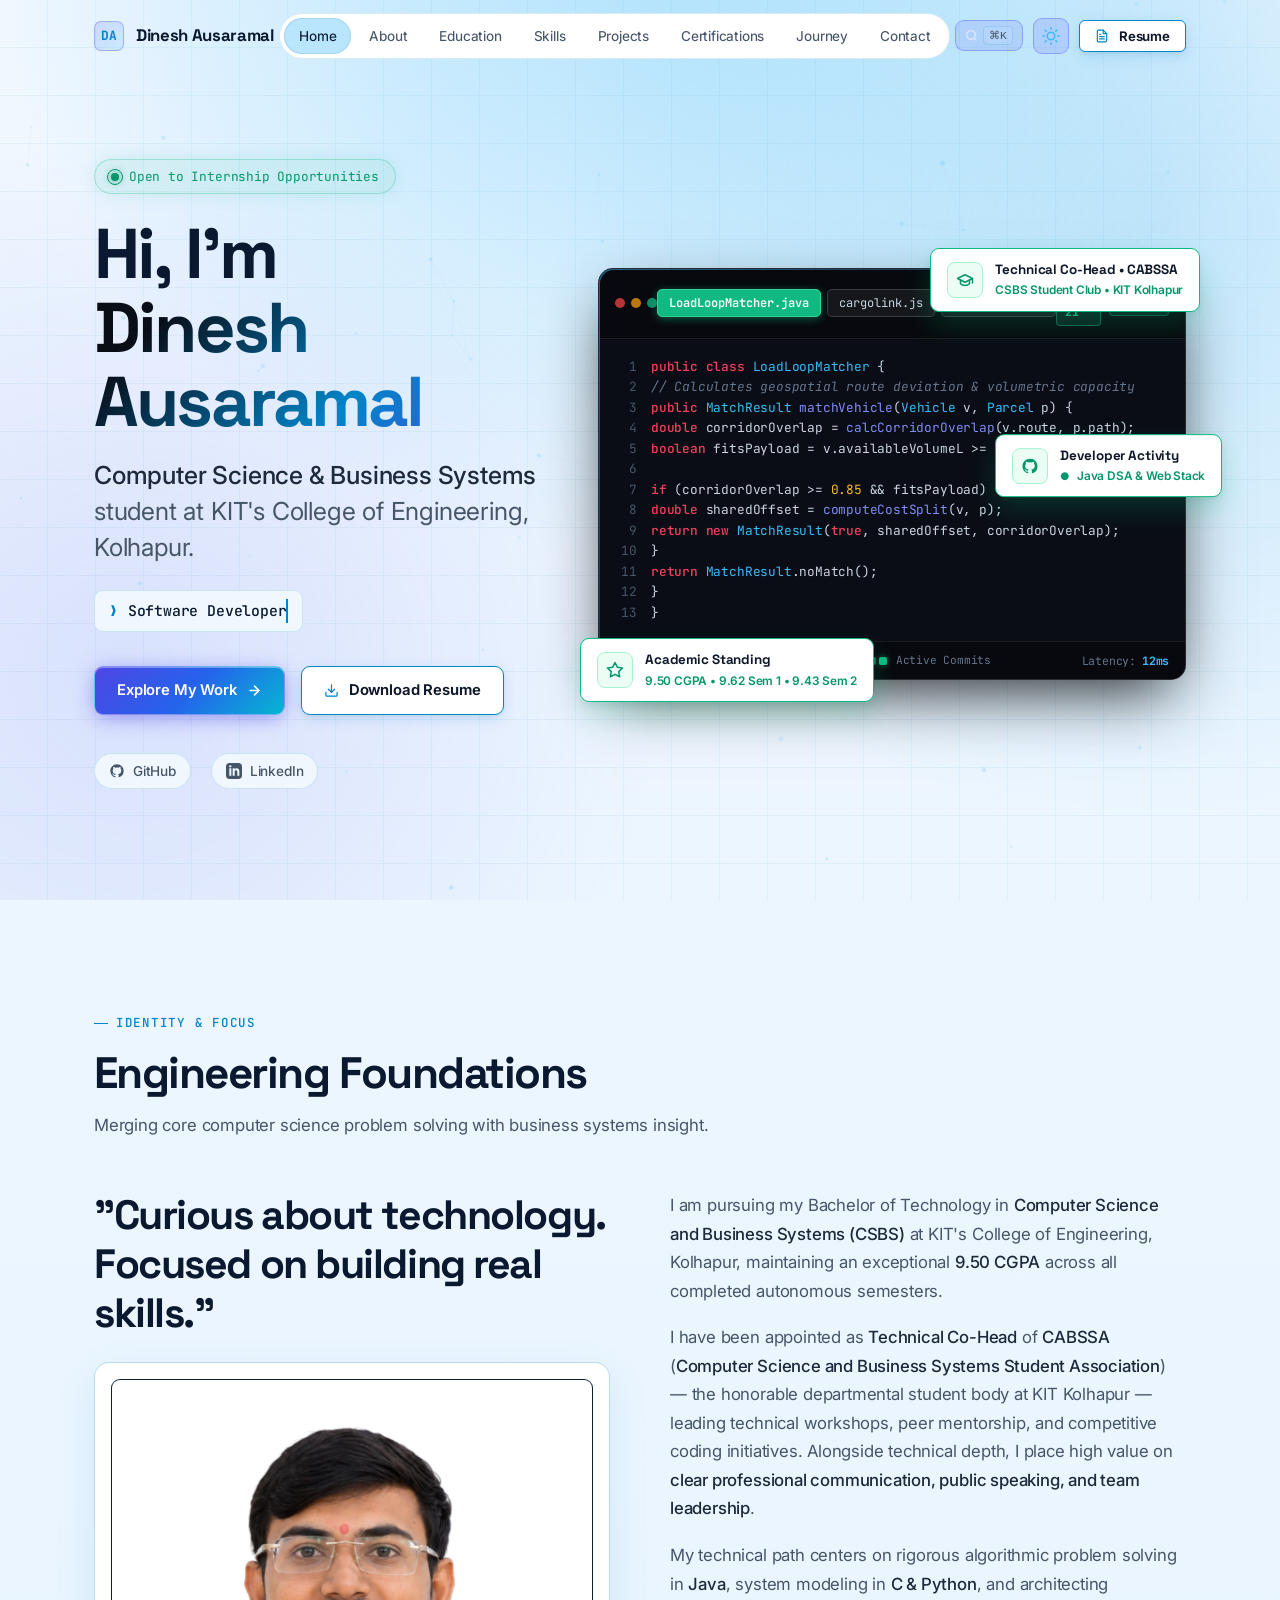
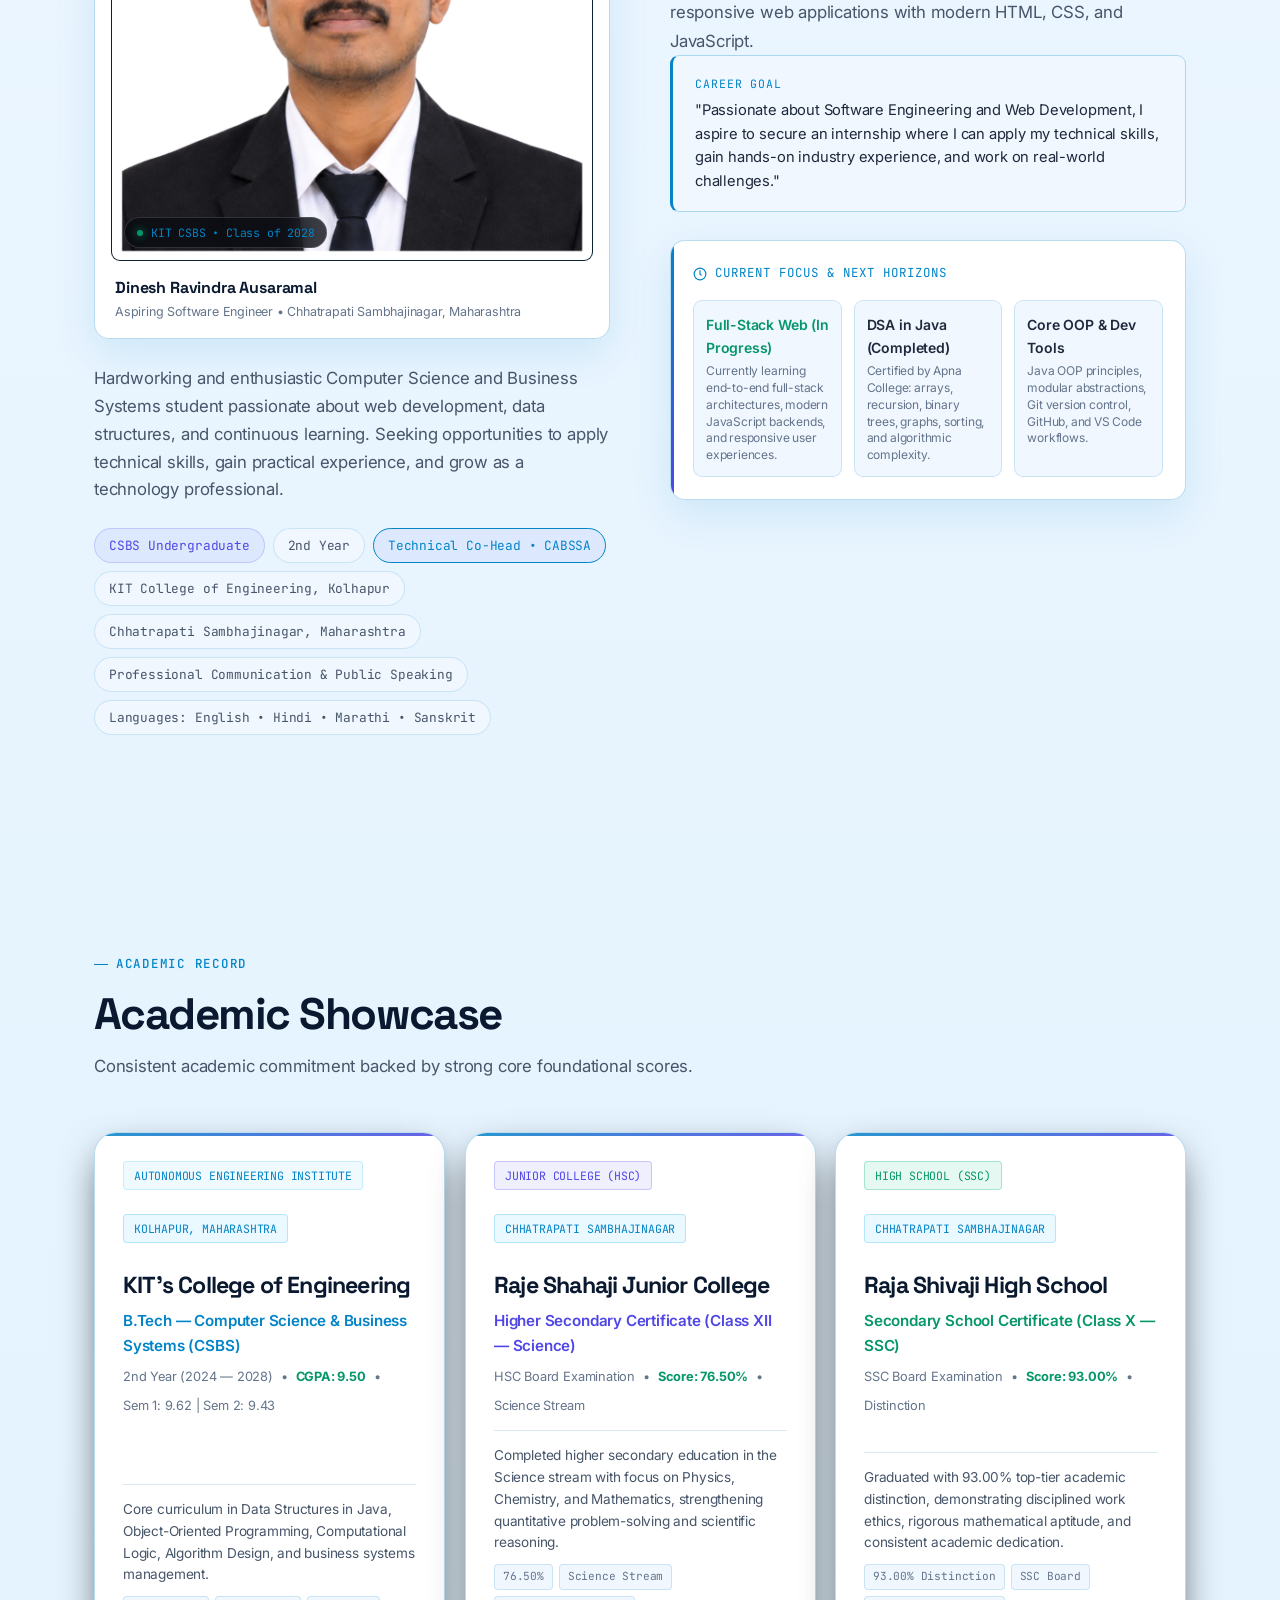
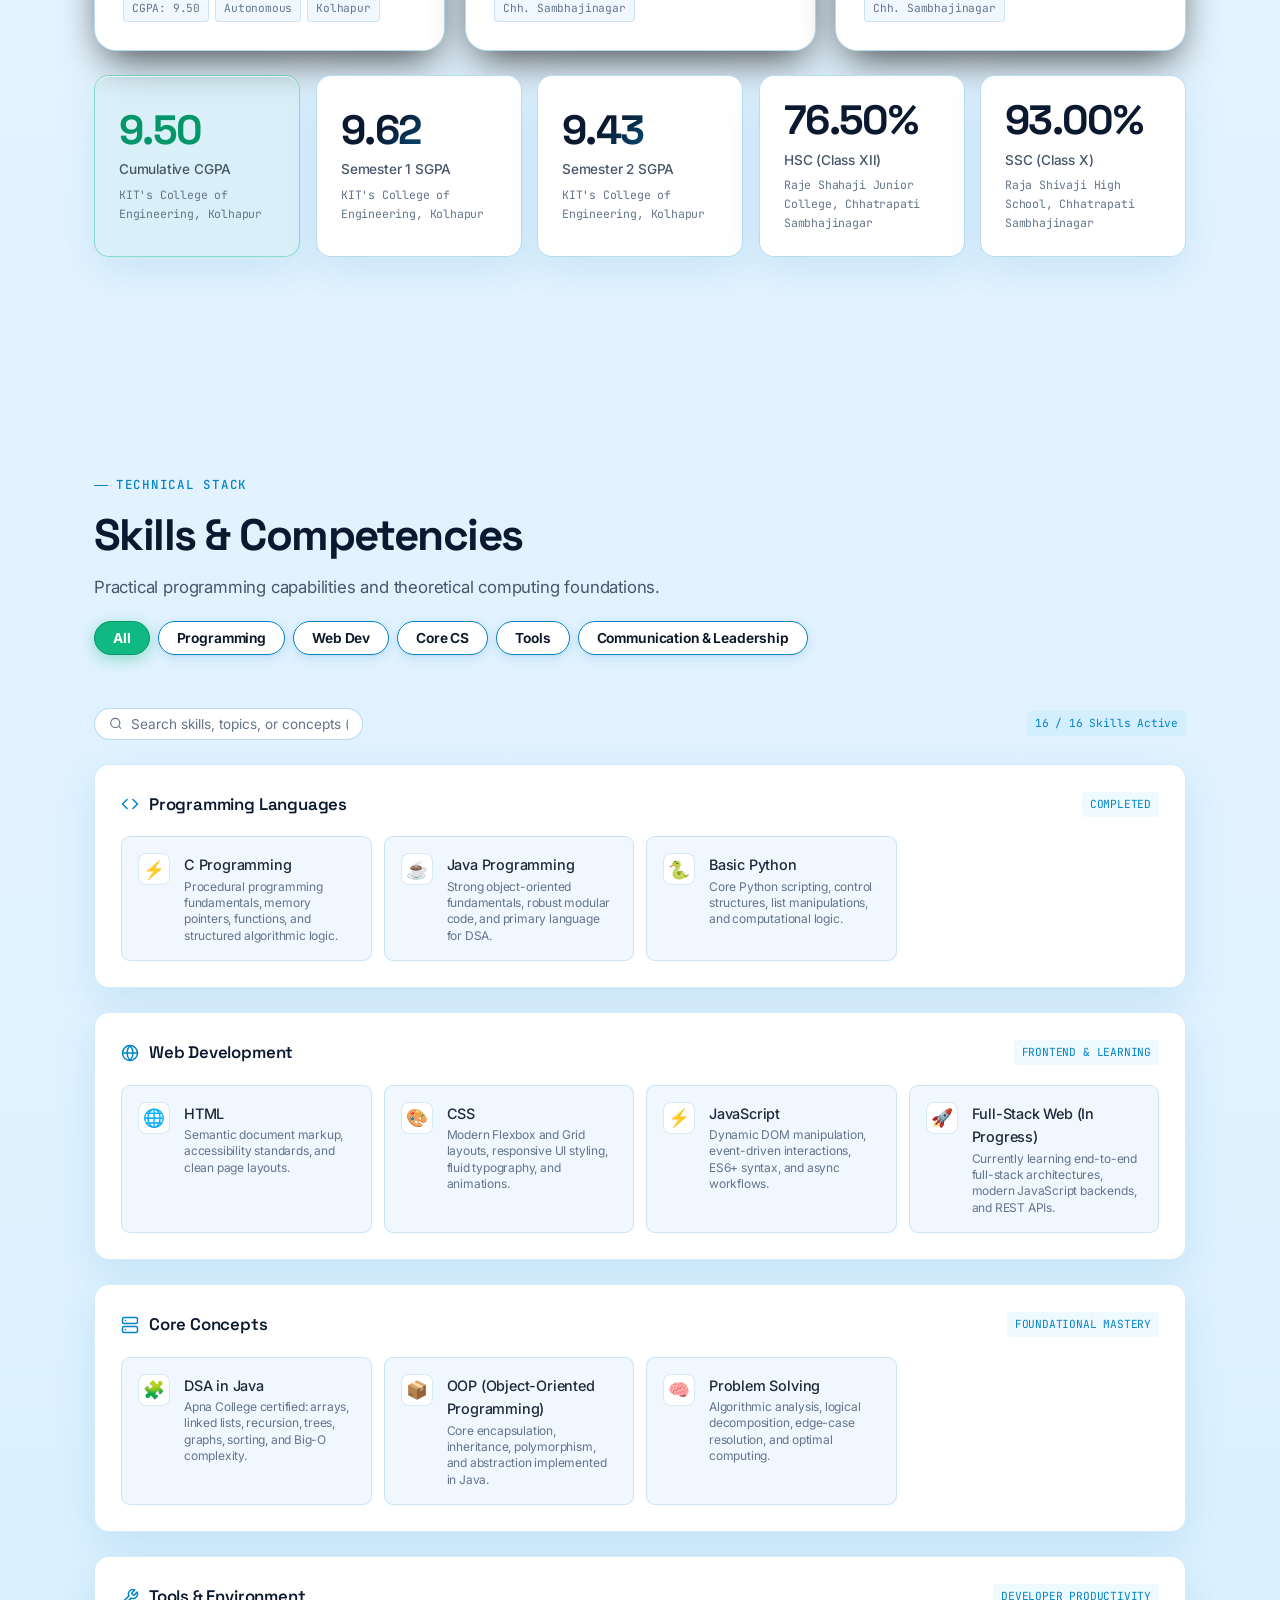
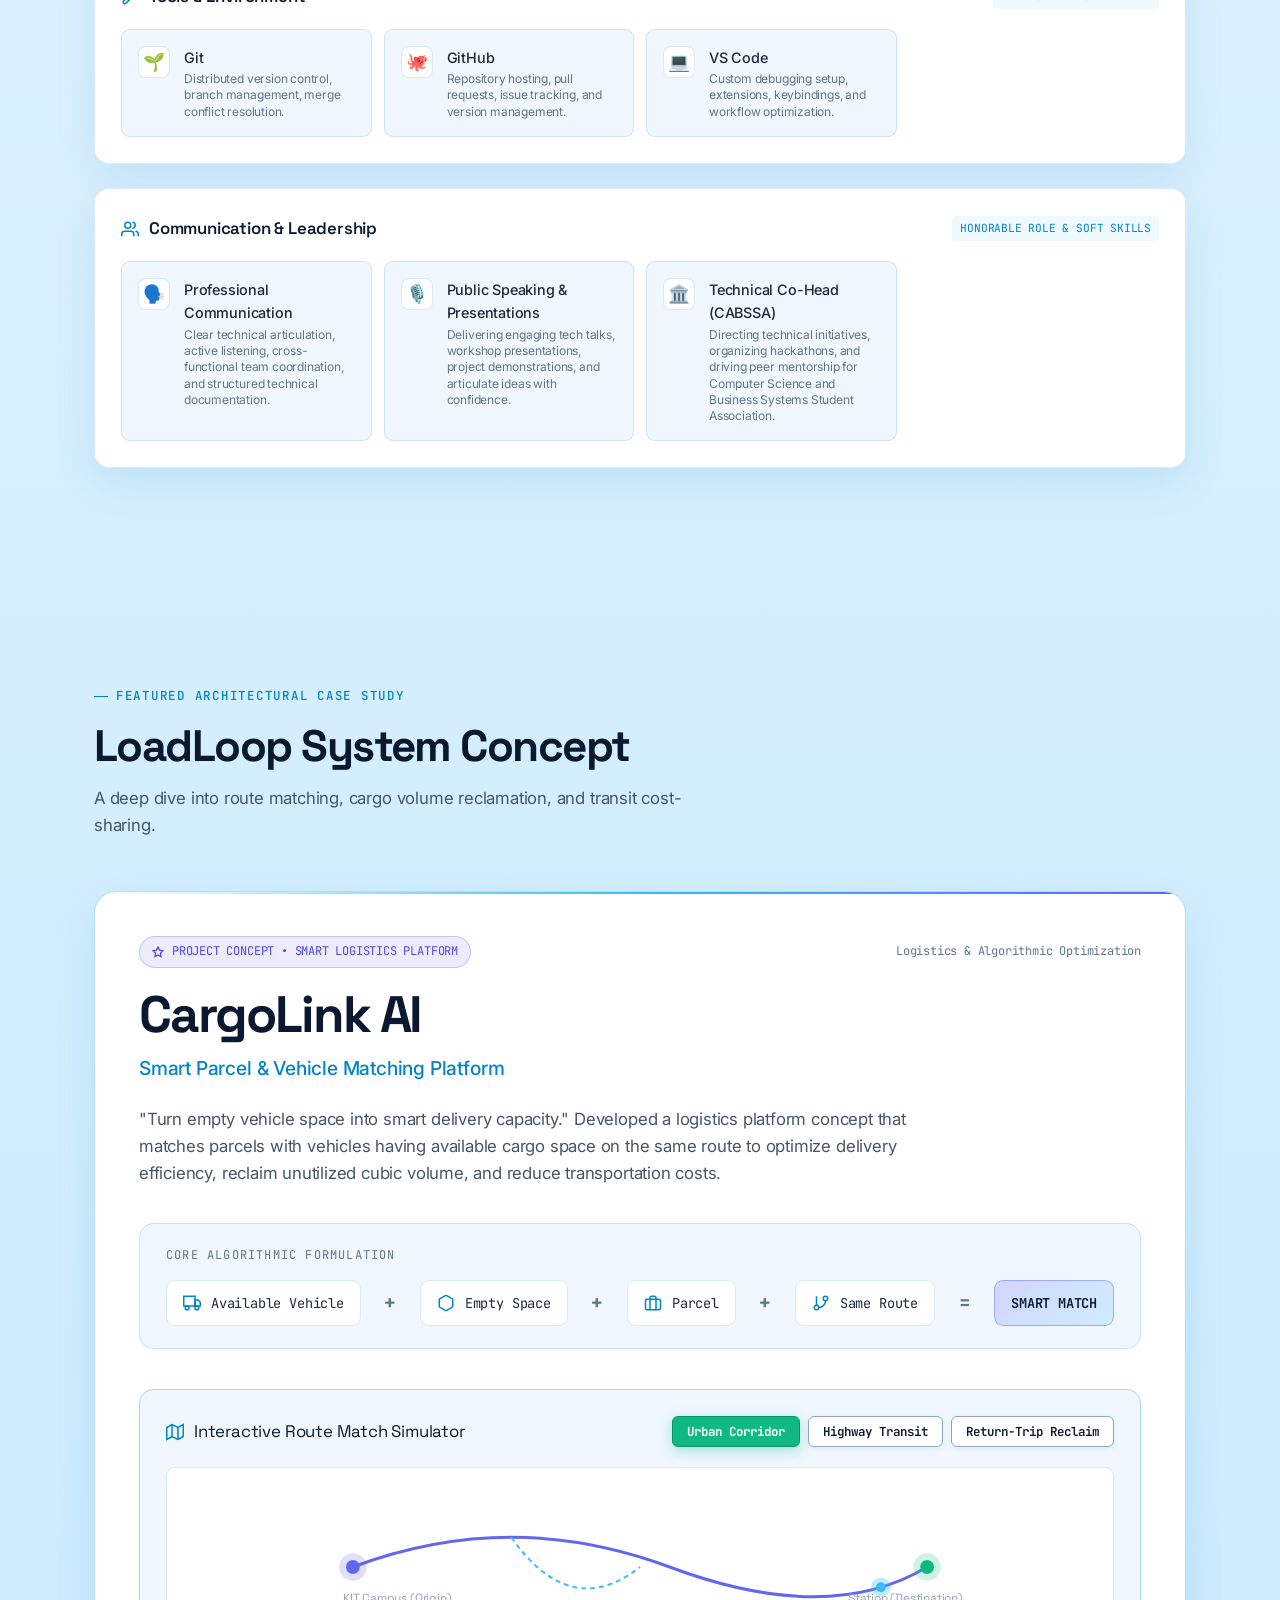
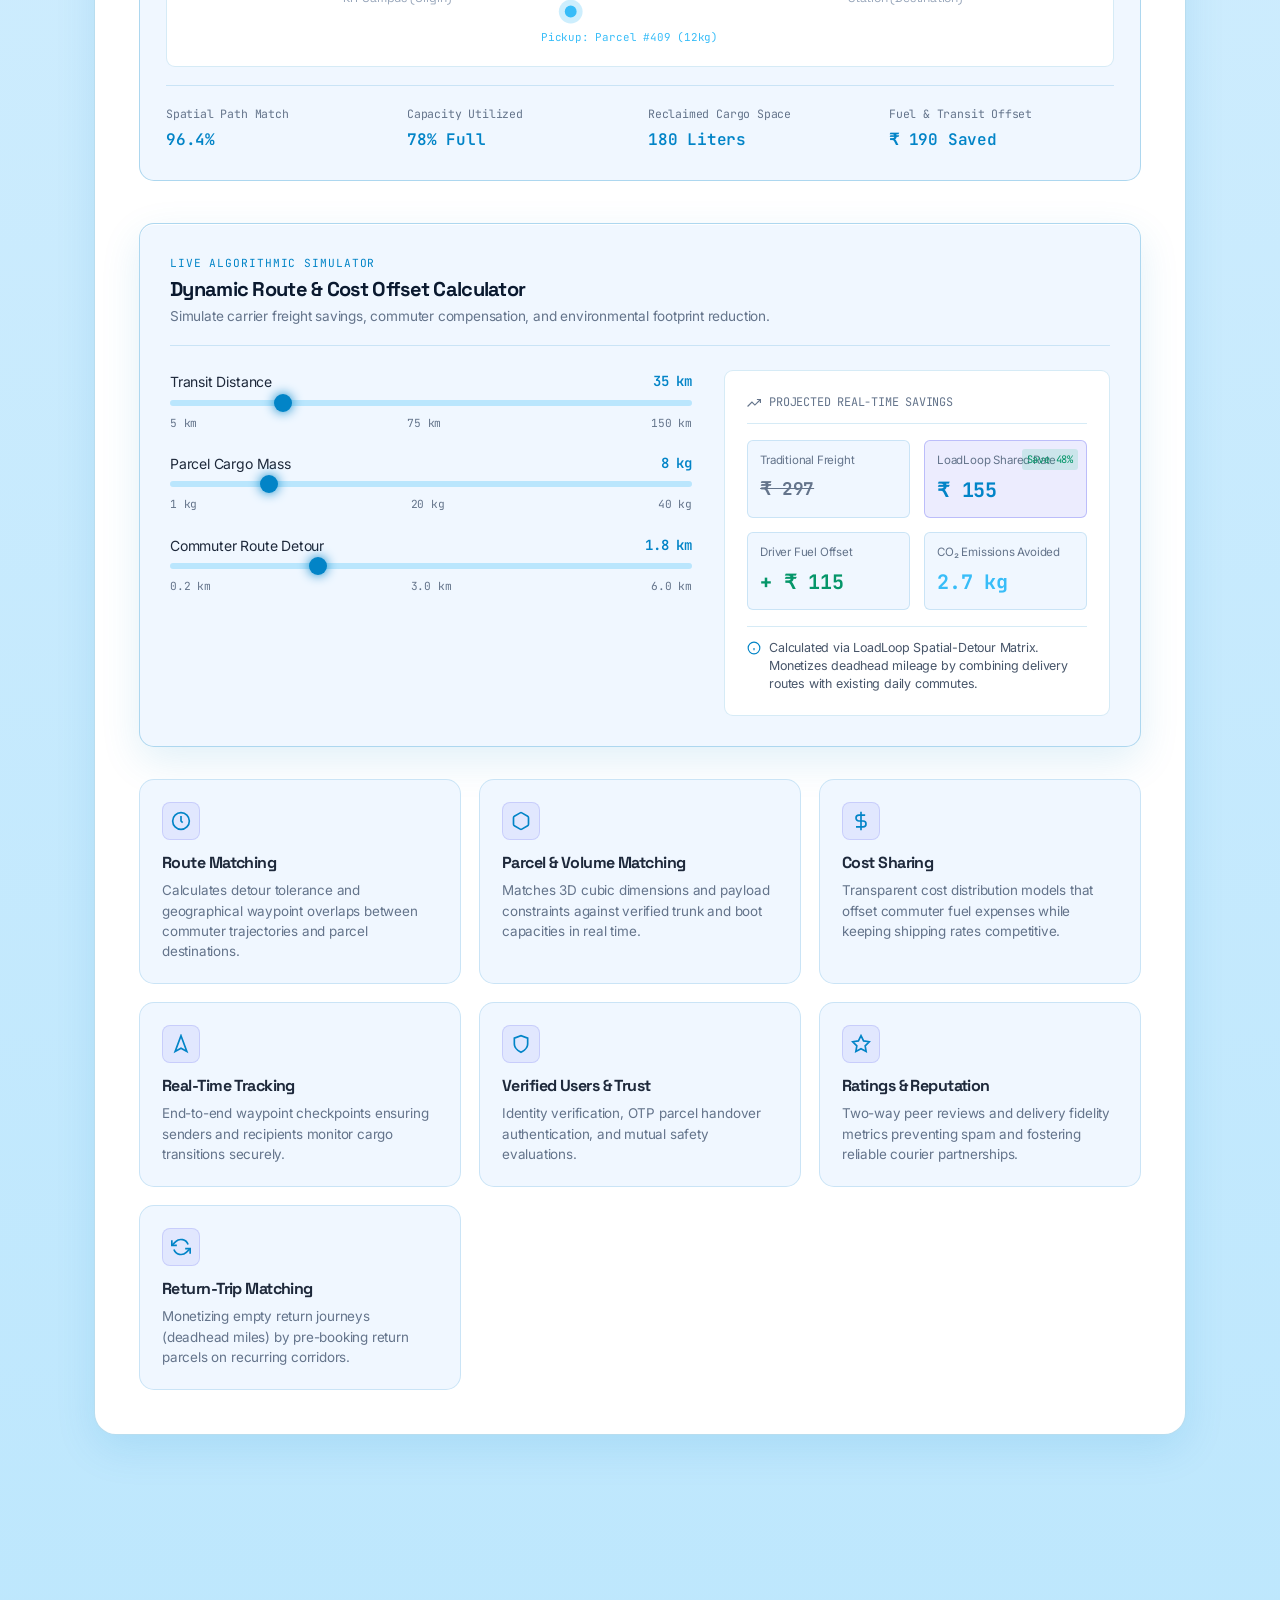
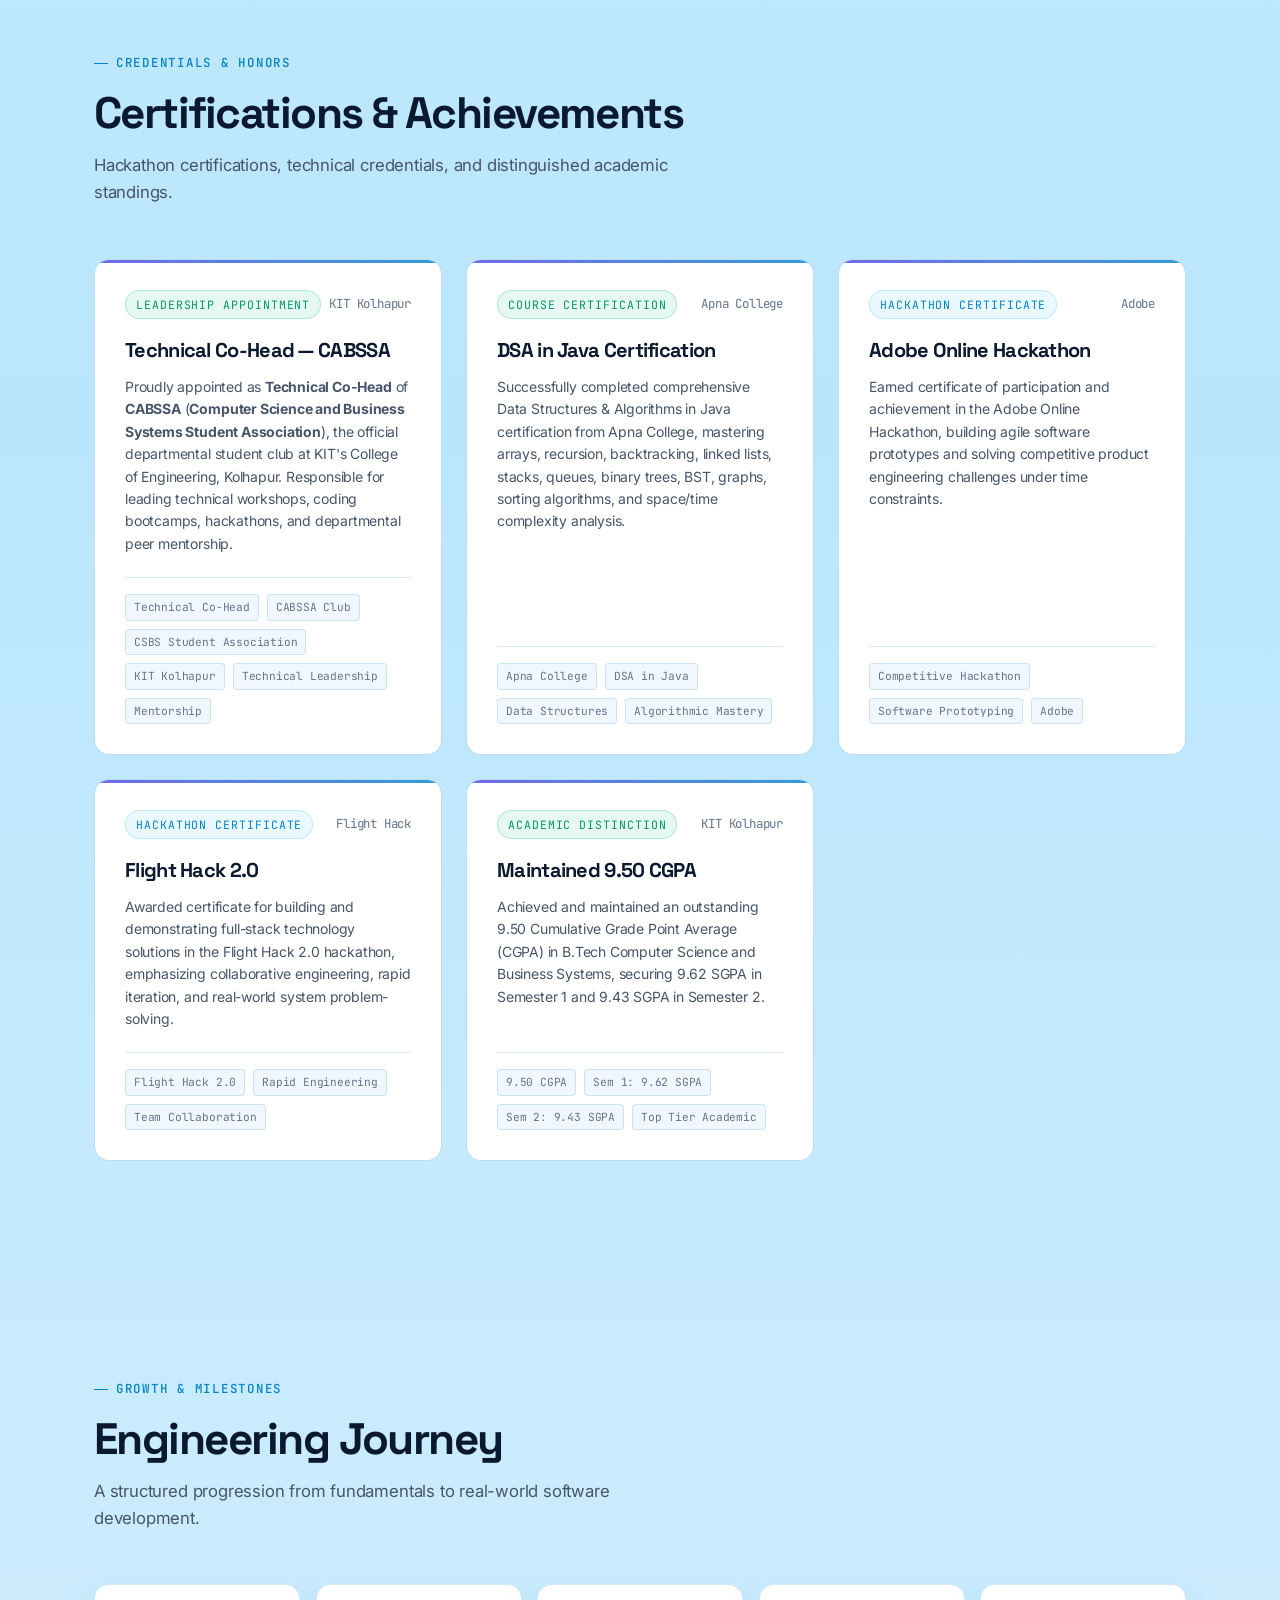
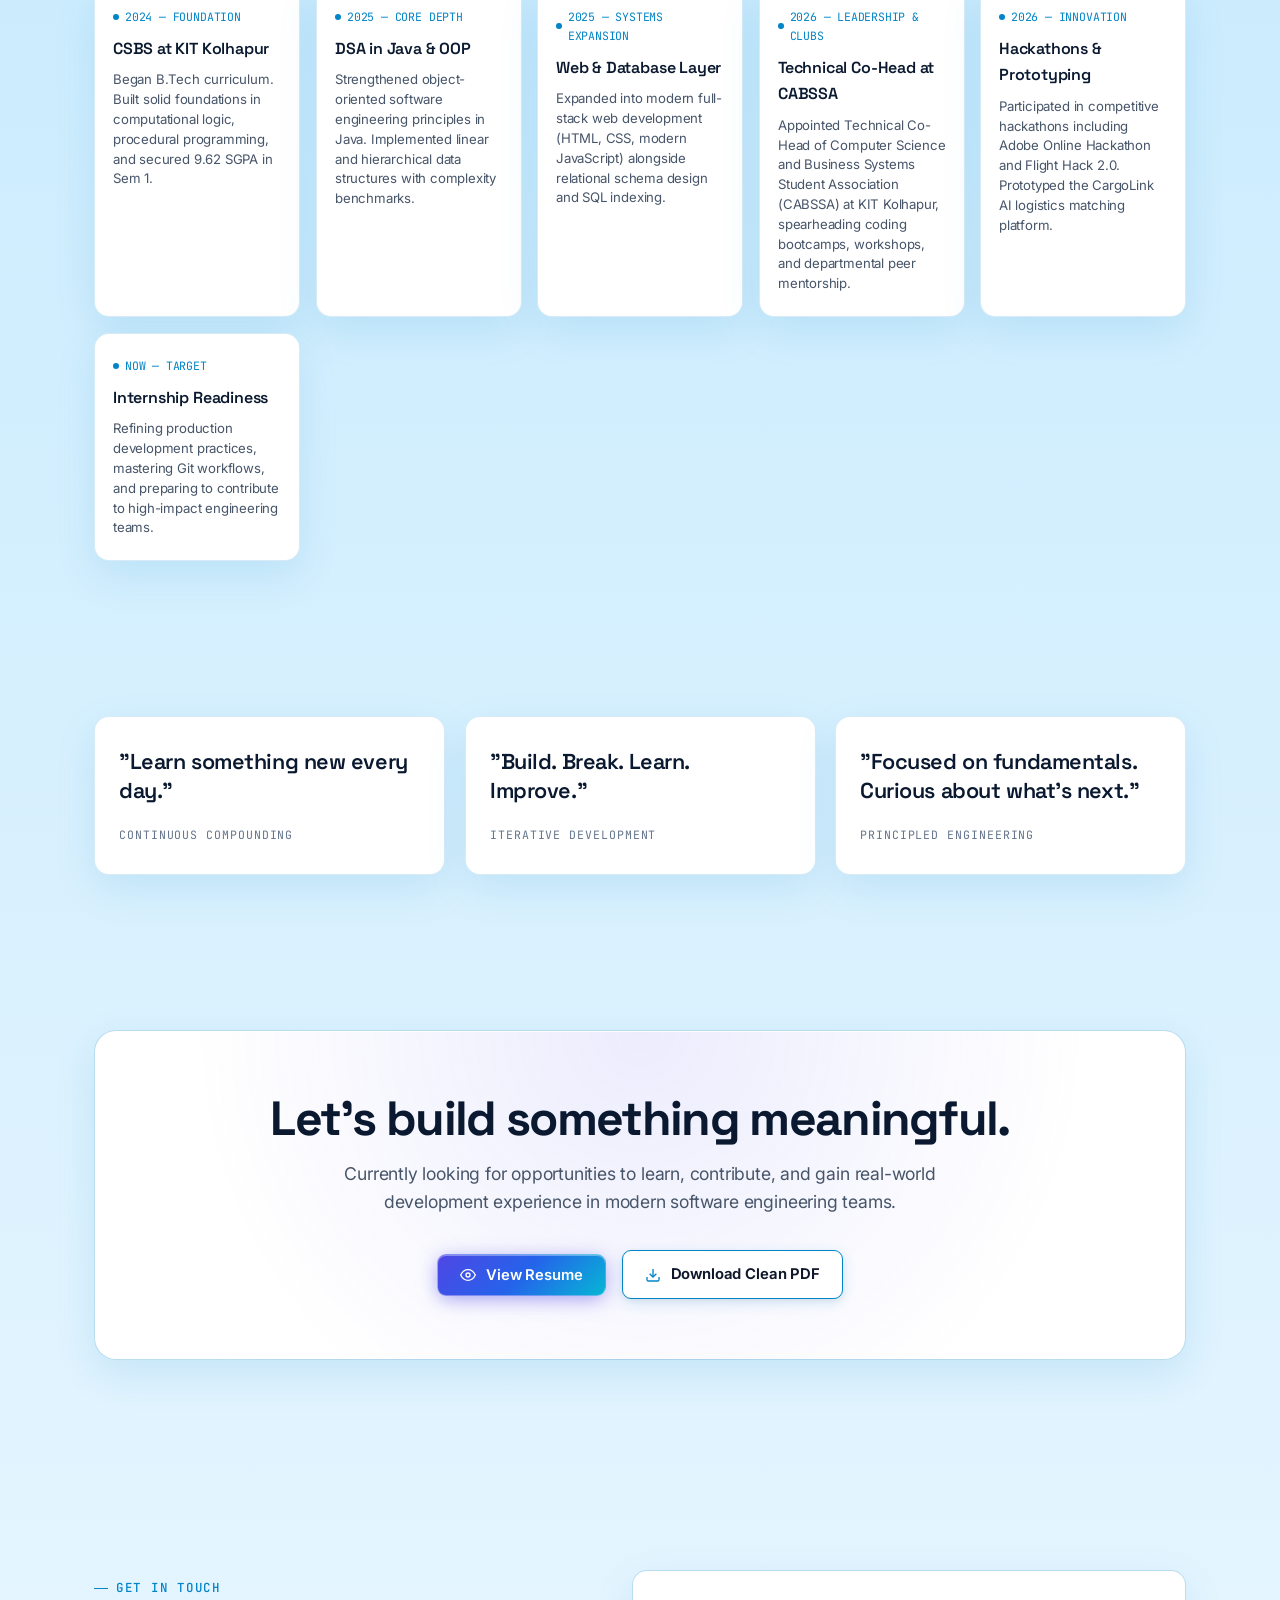
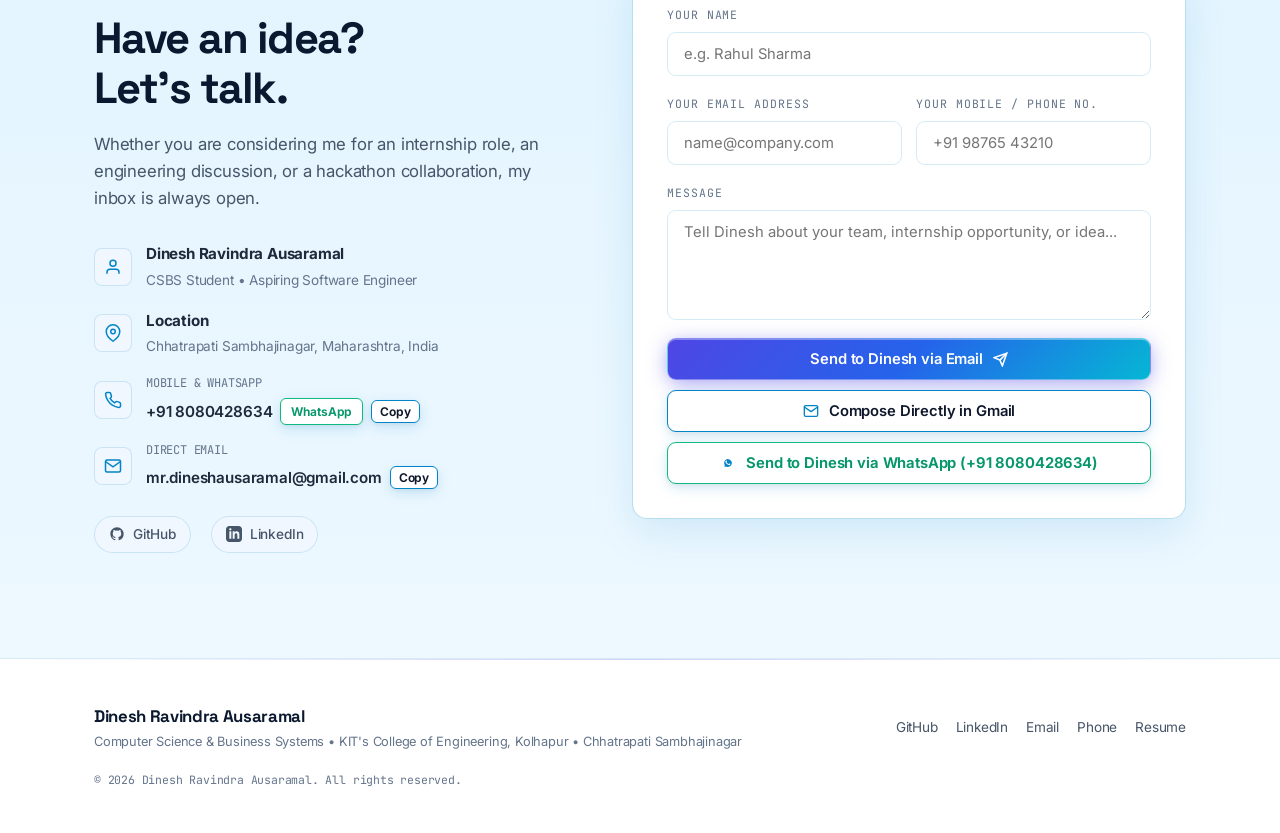
<file: index.html>
<!DOCTYPE html>
<html lang="en">
<head>
  <meta charset="UTF-8">
  <meta name="viewport" content="width=device-width, initial-scale=1.0">
  <title>Dinesh Ravindra Ausaramal — Computer Science & Business Systems | Software Developer</title>
  <meta name="description" content="Portfolio of Dinesh Ravindra Ausaramal, 2nd-year CSBS engineering student at KIT College of Engineering, Kolhapur. Based in Chhatrapati Sambhajinagar, Maharashtra.">
  <meta name="theme-color" content="#e0f2fe">
  
  <!-- Modern Google Fonts: Space Grotesk (Display), Inter (Body), JetBrains Mono (Technical) -->
  <link rel="preconnect" href="https://fonts.googleapis.com">
  <link rel="preconnect" href="https://fonts.gstatic.com">
  <link href="https://fonts.googleapis.com/css2?family=Inter:wght@300;400;500;600;700&family=JetBrains+Mono:wght@400;500;600&family=Space+Grotesk:wght@500;600;700&display=swap" rel="stylesheet">
  
  <!-- Main Stylesheet -->
  <link rel="stylesheet" href="styles.css">
</head>
<body class="theme-light">

  <!-- Top Fixed Scroll Progress Indicator -->
  <div id="scroll-progress" aria-hidden="true"></div>

  <!-- Cursor Ambient Spotlight (Desktop Only) -->
  <div id="cursor-spotlight" aria-hidden="true"></div>

  <!-- ==========================================================================
       SITE HEADER / FLOATING NAVIGATION
       ========================================================================== -->
  <header class="site-header" role="banner">
    <div class="container nav-container">
      <a href="#hero" class="nav-brand" aria-label="Dinesh Ausaramal - Home">
        <span class="brand-badge">DA</span>
        <span>Dinesh Ausaramal</span>
      </a>

      <nav aria-label="Main Navigation">
        <ul class="nav-menu">
          <li><a href="#hero" class="nav-link active">Home</a></li>
          <li><a href="#about" class="nav-link">About</a></li>
          <li><a href="#education" class="nav-link">Education</a></li>
          <li><a href="#skills" class="nav-link">Skills</a></li>
          <li><a href="#projects" class="nav-link">Projects</a></li>
          <li><a href="#certifications" class="nav-link">Certifications</a></li>
          <li><a href="#journey" class="nav-link">Journey</a></li>
          <li><a href="#contact" class="nav-link">Contact</a></li>
        </ul>
      </nav>

      <div class="nav-actions">
        <button class="cmd-palette-btn" id="cmd-palette-trigger" aria-label="Open Command Palette (Ctrl+K)" title="Quick Actions & Search (Ctrl+K)">
          <svg width="13" height="13" viewBox="0 0 24 24" fill="none" stroke="currentColor" stroke-width="2.5"><circle cx="11" cy="11" r="8"/><line x1="21" y1="21" x2="16.65" y2="16.65"/></svg>
          <kbd>⌘K</kbd>
        </button>
        <button class="theme-toggle-btn" id="theme-toggle" aria-label="Toggle theme" title="Toggle theme">
          <svg class="sun-icon" width="18" height="18" viewBox="0 0 24 24" fill="none" stroke="currentColor" stroke-width="2" stroke-linecap="round" stroke-linejoin="round" aria-hidden="true"><circle cx="12" cy="12" r="5"/><line x1="12" y1="1" x2="12" y2="3"/><line x1="12" y1="21" x2="12" y2="23"/><line x1="4.22" y1="4.22" x2="5.64" y2="5.64"/><line x1="18.36" y1="18.36" x2="19.78" y2="19.78"/><line x1="1" y1="12" x2="3" y2="12"/><line x1="21" y1="12" x2="23" y2="12"/><line x1="4.22" y1="19.78" x2="5.64" y2="18.36"/><line x1="18.36" y1="5.64" x2="19.78" y2="4.22"/></svg>
          <svg class="moon-icon" width="18" height="18" viewBox="0 0 24 24" fill="none" stroke="currentColor" stroke-width="2" stroke-linecap="round" stroke-linejoin="round" aria-hidden="true"><path d="M21 12.79A9 9 0 1 1 11.21 3 7 7 0 0 0 21 12.79z"/></svg>
        </button>
        <button class="btn btn-secondary btn-sm" data-open-resume aria-label="View Resume">
          <svg width="14" height="14" viewBox="0 0 24 24" fill="none" stroke="currentColor" stroke-width="2" stroke-linecap="round" stroke-linejoin="round" aria-hidden="true"><path d="M14 2H6a2 2 0 0 0-2 2v16a2 2 0 0 0 2 2h12a2 2 0 0 0 2-2V8z"/><polyline points="14 2 14 8 20 8"/><line x1="16" y1="13" x2="8" y2="13"/><line x1="16" y1="17" x2="8" y2="17"/><polyline points="10 9 9 9 8 9"/></svg>
          <span>Resume</span>
        </button>
        <button class="mobile-menu-btn" id="mobile-menu-toggle" aria-label="Open Navigation Menu" aria-expanded="false">
          <svg width="20" height="20" viewBox="0 0 24 24" fill="none" stroke="currentColor" stroke-width="2" stroke-linecap="round" stroke-linejoin="round" aria-hidden="true"><line x1="3" y1="12" x2="21" y2="12"/><line x1="3" y1="6" x2="21" y2="6"/><line x1="3" y1="18" x2="21" y2="18"/></svg>
        </button>
      </div>
    </div>
  </header>

  <!-- Mobile Drawer Menu -->
  <div class="mobile-drawer-backdrop" id="mobile-drawer-backdrop" aria-hidden="true"></div>
  <aside class="mobile-drawer" id="mobile-drawer" aria-label="Mobile Navigation">
    <div>
      <div style="display: flex; justify-content: space-between; align-items: center;">
        <span class="nav-brand">
          <span class="brand-badge">DA</span>
          <span>Dinesh Ausaramal</span>
        </span>
        <button class="mobile-drawer-close" id="mobile-drawer-close" aria-label="Close menu">✕</button>
      </div>
      <ul class="mobile-nav-links">
        <li><a href="#hero">Home</a></li>
        <li><a href="#about">About</a></li>
        <li><a href="#education">Education</a></li>
        <li><a href="#skills">Skills</a></li>
        <li><a href="#projects">Projects</a></li>
        <li><a href="#certifications">Certifications</a></li>
        <li><a href="#journey">Journey</a></li>
        <li><a href="#contact">Contact</a></li>
      </ul>
      <div style="display: flex; justify-content: space-between; align-items: center; margin-top: 24px; padding-top: 16px; border-top: 1px solid var(--border-subtle);">
        <span style="font-size: 0.85rem; color: var(--text-muted);">Interface Theme</span>
        <button class="theme-toggle-btn" id="theme-toggle-mobile" aria-label="Toggle theme">
          <svg class="sun-icon" width="18" height="18" viewBox="0 0 24 24" fill="none" stroke="currentColor" stroke-width="2" stroke-linecap="round" stroke-linejoin="round" aria-hidden="true"><circle cx="12" cy="12" r="5"/><line x1="12" y1="1" x2="12" y2="3"/><line x1="12" y1="21" x2="12" y2="23"/><line x1="4.22" y1="4.22" x2="5.64" y2="5.64"/><line x1="18.36" y1="18.36" x2="19.78" y2="19.78"/><line x1="1" y1="12" x2="3" y2="12"/><line x1="21" y1="12" x2="23" y2="12"/><line x1="4.22" y1="19.78" x2="5.64" y2="18.36"/><line x1="18.36" y1="5.64" x2="19.78" y2="4.22"/></svg>
          <svg class="moon-icon" width="18" height="18" viewBox="0 0 24 24" fill="none" stroke="currentColor" stroke-width="2" stroke-linecap="round" stroke-linejoin="round" aria-hidden="true"><path d="M21 12.79A9 9 0 1 1 11.21 3 7 7 0 0 0 21 12.79z"/></svg>
        </button>
      </div>
    </div>
    <div style="display: flex; flex-direction: column; gap: 10px; margin-top: 24px;">
      <button class="btn btn-primary" style="width: 100%;" data-open-resume>View Resume</button>
      <a href="resume.html" target="_blank" class="btn btn-secondary" style="width: 100%; font-size: 0.85rem;">Download PDF</a>
    </div>
  </aside>

  <!-- ==========================================================================
       1. HERO SECTION
       ========================================================================== -->
  <section id="hero" class="hero-section">
    <!-- Interactive Constellation Particles Canvas -->
    <canvas id="hero-canvas" class="hero-canvas" aria-hidden="true"></canvas>

    <div class="container">
      <div class="hero-grid">
        
        <!-- Left: Editorial Identity & Pitch -->
        <div class="hero-content reveal">
          <div class="hero-status">
            <span class="status-dot" aria-hidden="true"></span>
            <span>Open to Internship Opportunities</span>
          </div>

          <h1 class="hero-title">
            Hi, I'm <span class="name-highlight">Dinesh Ausaramal</span>
          </h1>

          <p class="hero-subtitle">
            <strong>Computer Science & Business Systems</strong> student at KIT's College of Engineering, Kolhapur.
          </p>

          <!-- Interactive Typing Cycler -->
          <div class="hero-cycler" aria-label="Professional focus">
            <span class="prompt-arrow">❯</span>
            <span id="typing-text" class="typing-text">Software Developer</span>
          </div>

          <!-- Action CTA Buttons -->
          <div class="hero-cta">
            <a href="#projects" class="btn btn-primary">
              <span>Explore My Work</span>
              <svg width="15" height="15" viewBox="0 0 24 24" fill="none" stroke="currentColor" stroke-width="2.5" stroke-linecap="round" stroke-linejoin="round" aria-hidden="true"><line x1="5" y1="12" x2="19" y2="12"/><polyline points="12 5 19 12 12 19"/></svg>
            </a>
            <a href="resume.html" target="_blank" class="btn btn-secondary">
              <svg width="15" height="15" viewBox="0 0 24 24" fill="none" stroke="currentColor" stroke-width="2" stroke-linecap="round" stroke-linejoin="round" aria-hidden="true"><path d="M21 15v4a2 2 0 0 1-2 2H5a2 2 0 0 1-2-2v-4"/><polyline points="7 10 12 15 17 10"/><line x1="12" y1="15" x2="12" y2="3"/></svg>
              <span>Download Resume</span>
            </a>
          </div>

          <!-- Social Links -->
          <div class="hero-socials">
            <a href="https://github.com/mrdineshausaramal-maker" target="_blank" rel="noopener noreferrer" class="social-link" aria-label="Dinesh on GitHub">
              <svg viewBox="0 0 24 24" fill="currentColor"><path d="M12 2C6.477 2 2 6.484 2 12.017c0 4.425 2.865 8.18 6.839 9.504.5.092.682-.217.682-.483 0-.237-.008-.868-.013-1.703-2.782.605-3.369-1.343-3.369-1.343-.454-1.158-1.11-1.466-1.11-1.466-.908-.62.069-.608.069-.608 1.003.07 1.53 1.032 1.53 1.032.892 1.53 2.341 1.088 2.91.832.092-.647.35-1.088.636-1.338-2.22-.253-4.555-1.113-4.555-4.951 0-1.093.39-1.988 1.029-2.688-.103-.253-.446-1.272.098-2.65 0 0 .84-.27 2.75 1.026A9.564 9.564 0 0112 6.844c.85.004 1.705.115 2.504.337 1.909-1.296 2.747-1.027 2.747-1.027.546 1.379.202 2.398.1 2.651.64.7 1.028 1.595 1.028 2.688 0 3.848-2.339 4.695-4.566 4.943.359.309.678.92.678 1.855 0 1.338-.012 2.419-.012 2.747 0 .268.18.58.688.482A10.019 10.019 0 0022 12.017C22 6.484 17.522 2 12 2z"/></svg>
              <span>GitHub</span>
            </a>
            <a href="https://www.linkedin.com/in/dinesh-ausaramal-25290b387" target="_blank" rel="noopener noreferrer" class="social-link" aria-label="Dinesh on LinkedIn">
              <svg viewBox="0 0 24 24" fill="currentColor"><path d="M19 0h-14c-2.761 0-5 2.239-5 5v14c0 2.761 2.239 5 5 5h14c2.762 0 5-2.239 5-5v-14c0-2.761-2.238-5-5-5zm-11 19h-3v-11h3v11zm-1.5-12.268c-.966 0-1.75-.79-1.75-1.764s.784-1.764 1.75-1.764 1.75.79 1.75 1.764-.783 1.764-1.75 1.764zm13.5 12.268h-3v-5.604c0-3.368-4-3.113-4 0v5.604h-3v-11h3v1.765c1.396-2.586 7-2.777 7 2.476v6.759z"/></svg>
              <span>LinkedIn</span>
            </a>
          </div>
        </div>

        <!-- Right: Abstract Developer Artifact (Interactive Precision Code Window) -->
        <div class="hero-artifact reveal reveal-delay-1">
          <!-- Floating Badge Top Right -->
          <div class="hero-floating-card card-pos-1">
            <div class="floating-icon">
              <svg width="18" height="18" viewBox="0 0 24 24" fill="none" stroke="currentColor" stroke-width="2" stroke-linecap="round" stroke-linejoin="round"><path d="M22 10v6M2 10l10-5 10 5-10 5z"/><path d="M6 12v5c3 3 9 3 12 0v-5"/></svg>
            </div>
            <div class="floating-meta">
              <div class="title">Technical Co-Head • CABSSA</div>
              <div class="desc">CSBS Student Club • KIT Kolhapur</div>
            </div>
          </div>

          <!-- Floating Badge Right Center (GitHub & Dev Activity) -->
          <div class="hero-floating-card card-pos-3">
            <div class="floating-icon">
              <svg viewBox="0 0 24 24" width="18" height="18" fill="currentColor"><path d="M12 2C6.477 2 2 6.484 2 12.017c0 4.425 2.865 8.18 6.839 9.504.5.092.682-.217.682-.483 0-.237-.008-.868-.013-1.703-2.782.605-3.369-1.343-3.369-1.343-.454-1.158-1.11-1.466-1.11-1.466-.908-.62.069-.608.069-.608 1.003.07 1.53 1.032 1.53 1.032.892 1.53 2.341 1.088 2.91.832.092-.647.35-1.088.636-1.338-2.22-.253-4.555-1.113-4.555-4.951 0-1.093.39-1.988 1.029-2.688-.103-.253-.446-1.272.098-2.65 0 0 .84-.27 2.75 1.026A9.564 9.564 0 0112 6.844c.85.004 1.705.115 2.504.337 1.909-1.296 2.747-1.027 2.747-1.027.546 1.379.202 2.398.1 2.651.64.7 1.028 1.595 1.028 2.688 0 3.848-2.339 4.695-4.566 4.943.359.309.678.92.678 1.855 0 1.338-.012 2.419-.012 2.747 0 .268.18.58.688.482A10.019 10.019 0 0022 12.017C22 6.484 17.522 2 12 2z"/></svg>
            </div>
            <div class="floating-meta">
              <div class="title">Developer Activity</div>
              <div class="desc"><span class="commit-sparkle">●</span> Java DSA & Web Stack</div>
            </div>
          </div>

          <!-- Main Interactive Code Window -->
          <div class="code-window" id="code-window">
            <div class="code-header">
              <div class="window-dots">
                <span class="dot-red"></span>
                <span class="dot-yellow"></span>
                <span class="dot-green"></span>
              </div>
              <div class="code-tabs">
                <button class="code-tab active" data-lang="java">LoadLoopMatcher.java</button>
                <button class="code-tab" data-lang="js">cargolink.js</button>
                <button class="code-tab" data-lang="sh">sys_status.sh</button>
              </div>
              <div style="display: flex; align-items: center; gap: 8px;">
                <span class="code-lang-tag" id="code-lang-tag">JAVA 21</span>
                <button class="code-run-btn" id="run-code-btn" aria-label="Execute simulation" title="Run Code in Simulation">
                  <svg width="11" height="11" viewBox="0 0 24 24" fill="currentColor"><polygon points="5 3 19 12 5 21 5 3"/></svg>
                  <span>Run</span>
                </button>
              </div>
            </div>

            <div class="code-body" id="code-display" role="region" aria-label="Interactive Code View">
              <!-- Rendered dynamically by script.js -->
            </div>

            <!-- Interactive Live Terminal Output Drawer -->
            <div class="code-terminal" id="code-terminal" style="display: none;" aria-live="polite">
              <div class="term-header">
                <span>● TERMINAL EXECUTION LOG</span>
                <span class="term-close-btn" id="term-close-btn" title="Close Terminal">✕</span>
              </div>
              <div class="term-body" id="term-logs"></div>
            </div>

            <div class="code-footer">
              <div class="footer-metric">
                <span class="dot"></span>
                <span>Build: Passing</span>
              </div>
              <div class="github-mini-activity" title="Developer Commit Stream">
                <span class="act-cell lvl-2"></span>
                <span class="act-cell lvl-3"></span>
                <span class="act-cell lvl-1"></span>
                <span class="act-cell lvl-4"></span>
                <span class="act-cell lvl-3"></span>
                <span class="act-cell lvl-2"></span>
                <span class="act-cell lvl-4"></span>
                <span class="act-label">Active Commits</span>
              </div>
              <div class="footer-metric">
                <span>Latency: </span>
                <strong id="code-latency" style="color: #38bdf8;">12ms</strong>
              </div>
            </div>
          </div>

          <!-- Floating Badge Bottom Left -->
          <div class="hero-floating-card card-pos-2">
            <div class="floating-icon">
              <svg width="18" height="18" viewBox="0 0 24 24" fill="none" stroke="currentColor" stroke-width="2" stroke-linecap="round" stroke-linejoin="round"><polygon points="12 2 15.09 8.26 22 9.27 17 14.14 18.18 21.02 12 17.77 5.82 21.02 7 14.14 2 9.27 8.91 8.26 12 2"/></svg>
            </div>
            <div class="floating-meta">
              <div class="title">Academic Standing</div>
              <div class="desc">9.50 CGPA • 9.62 Sem 1 • 9.43 Sem 2</div>
            </div>
          </div>
        </div>

      </div>
    </div>
  </section>

  <!-- ==========================================================================
       2. ABOUT SECTION (Editorial Split Layout)
       ========================================================================== -->
  <section id="about" class="section">
    <div class="container">
      <div class="section-header reveal">
        <span class="section-label">Identity & Focus</span>
        <h2 class="section-title">Engineering Foundations</h2>
        <p class="section-desc">Merging core computer science problem solving with business systems insight.</p>
      </div>

      <div class="about-grid">
        <!-- Left: Large Statement, Portrait Card & Metadata Chips -->
        <div class="reveal">
          <div class="about-statement">
            "Curious about technology.<br>
            Focused on building real skills."
          </div>

          <!-- Editorial Portrait Card -->
          <div class="about-portrait-card">
            <div class="portrait-image-wrapper">
              <img src="profile.jpg" alt="Dinesh Ravindra Ausaramal — Computer Science and Business Systems Student" class="portrait-img" loading="lazy">
              <div class="portrait-badge">
                <span class="badge-dot"></span>
                <span>KIT CSBS • Class of 2028</span>
              </div>
            </div>
            <div class="portrait-caption">
              <strong>Dinesh Ravindra Ausaramal</strong>
              <span>Aspiring Software Engineer • Chhatrapati Sambhajinagar, Maharashtra</span>
            </div>
          </div>

          <p style="font-size: 1.05rem; color: var(--text-secondary); margin-bottom: 24px;">
            Hardworking and enthusiastic Computer Science and Business Systems student passionate about web development, data structures, and continuous learning. Seeking opportunities to apply technical skills, gain practical experience, and grow as a technology professional.
          </p>

          <div class="about-chips">
            <span class="chip chip-accent">CSBS Undergraduate</span>
            <span class="chip">2nd Year</span>
            <span class="chip chip-accent" style="border-color: var(--accent-cyan); color: var(--accent-cyan);">Technical Co-Head • CABSSA</span>
            <span class="chip">KIT College of Engineering, Kolhapur</span>
            <span class="chip">Chhatrapati Sambhajinagar, Maharashtra</span>
            <span class="chip">Professional Communication & Public Speaking</span>
            <span class="chip">Languages: English • Hindi • Marathi • Sanskrit</span>
          </div>
        </div>

        <!-- Right: Professional Narrative, Career Goal & Learning Tracker -->
        <div class="reveal reveal-delay-1">
          <div class="about-bio">
            <p>
              I am pursuing my Bachelor of Technology in <strong>Computer Science and Business Systems (CSBS)</strong> at KIT's College of Engineering, Kolhapur, maintaining an exceptional <strong>9.50 CGPA</strong> across all completed autonomous semesters.
            </p>
            <p>
              I have been appointed as <strong>Technical Co-Head</strong> of <strong>CABSSA</strong> (<strong>Computer Science and Business Systems Student Association</strong>) — the honorable departmental student body at KIT Kolhapur — leading technical workshops, peer mentorship, and competitive coding initiatives. Alongside technical depth, I place high value on <strong>clear professional communication, public speaking, and team leadership</strong>.
            </p>
            <p>
              My technical path centers on rigorous algorithmic problem solving in <strong>Java</strong>, system modeling in <strong>C & Python</strong>, and architecting responsive web applications with modern HTML, CSS, and JavaScript.
            </p>
          </div>

          <!-- Career Goal Highlight Box -->
          <div style="background: var(--bg-surface-2); border: 1px solid var(--border-medium); border-left: 3px solid var(--accent-cyan); border-radius: var(--radius-sm); padding: 18px 22px; margin-bottom: 24px;">
            <div style="font-family: var(--font-mono); font-size: 0.72rem; color: var(--accent-cyan); text-transform: uppercase; letter-spacing: 0.08em; margin-bottom: 6px;">Career Goal</div>
            <p style="font-size: 0.92rem; color: var(--text-primary); line-height: 1.6; margin: 0;">
              "Passionate about Software Engineering and Web Development, I aspire to secure an internship where I can apply my technical skills, gain hands-on industry experience, and work on real-world challenges."
            </p>
          </div>

          <!-- Currently Learning Showcase -->
          <div class="learning-card">
            <div class="learning-header">
              <svg width="14" height="14" viewBox="0 0 24 24" fill="none" stroke="currentColor" stroke-width="2" stroke-linecap="round" stroke-linejoin="round"><circle cx="12" cy="12" r="10"/><polyline points="12 6 12 12 14 14"/></svg>
              <span>Current Focus & Next Horizons</span>
            </div>
            <div class="learning-grid">
              <div class="learning-item">
                <div class="learning-title" style="color: var(--accent-green);">Full-Stack Web (In Progress)</div>
                <div class="learning-desc">Currently learning end-to-end full-stack architectures, modern JavaScript backends, and responsive user experiences.</div>
              </div>
              <div class="learning-item">
                <div class="learning-title">DSA in Java (Completed)</div>
                <div class="learning-desc">Certified by Apna College: arrays, recursion, binary trees, graphs, sorting, and algorithmic complexity.</div>
              </div>
              <div class="learning-item">
                <div class="learning-title">Core OOP & Dev Tools</div>
                <div class="learning-desc">Java OOP principles, modular abstractions, Git version control, GitHub, and VS Code workflows.</div>
              </div>
            </div>
          </div>

        </div>
      </div>
    </div>
  </section>

  <!-- ==========================================================================
       3. EDUCATION SECTION (Academic Showcase)
       ========================================================================== -->
  <section id="education" class="section">
    <div class="container">
      <div class="section-header reveal">
        <span class="section-label">Academic Record</span>
        <h2 class="section-title">Academic Showcase</h2>
        <p class="section-desc">Consistent academic commitment backed by strong core foundational scores.</p>
      </div>

      <div class="edu-wrapper" style="display: flex; flex-direction: column; gap: 24px;">
        <!-- Detailed Educational Showcase Cards: College (B.Tech), 12th HSC, 10th SSC -->
        <div style="display: grid; grid-template-columns: repeat(auto-fit, minmax(310px, 1fr)); gap: 20px;">
          
          <!-- Card 1: B.Tech (College) -->
          <div class="edu-main-card reveal" style="padding: 28px;">
            <div>
              <div style="display: flex; gap: 8px; flex-wrap: wrap; margin-bottom: 12px;">
                <span class="edu-badge">AUTONOMOUS ENGINEERING INSTITUTE</span>
                <span class="edu-badge" style="background: rgba(56, 189, 248, 0.1); border-color: rgba(56, 189, 248, 0.3); color: var(--accent-cyan);">KOLHAPUR, MAHARASHTRA</span>
              </div>
              <h3 class="edu-institute" style="font-size: 1.45rem;">KIT's College of Engineering</h3>
              <div class="edu-degree" style="font-size: 0.95rem; font-weight: 600; color: var(--accent-cyan);">B.Tech — Computer Science & Business Systems (CSBS)</div>
              <div class="edu-meta" style="margin-bottom: 14px; flex-wrap: wrap; gap: 8px; font-size: 0.8rem;">
                <span>2nd Year (2024 — 2028)</span>
                <span>•</span>
                <span style="color: var(--accent-green); font-weight: 700;">CGPA: 9.50</span>
                <span>•</span>
                <span>Sem 1: 9.62 | Sem 2: 9.43</span>
              </div>
            </div>
            <div class="edu-curriculum" style="padding-top: 14px; font-size: 0.85rem;">
              <p>
                Core curriculum in Data Structures in Java, Object-Oriented Programming, Computational Logic, Algorithm Design, and business systems management.
              </p>
              <div style="display: flex; gap: 6px; flex-wrap: wrap; margin-top: 10px;">
                <span class="cert-tag">CGPA: 9.50</span>
                <span class="cert-tag">Autonomous</span>
                <span class="cert-tag">Kolhapur</span>
              </div>
            </div>
          </div>

          <!-- Card 2: 12th HSC (Junior College) -->
          <div class="edu-main-card reveal reveal-delay-1" style="padding: 28px;">
            <div>
              <div style="display: flex; gap: 8px; flex-wrap: wrap; margin-bottom: 12px;">
                <span class="edu-badge" style="background: rgba(99, 102, 241, 0.1); border-color: rgba(99, 102, 241, 0.3); color: var(--accent-indigo);">JUNIOR COLLEGE (HSC)</span>
                <span class="edu-badge" style="background: rgba(56, 189, 248, 0.1); border-color: rgba(56, 189, 248, 0.3); color: var(--accent-cyan);">CHHATRAPATI SAMBHAJINAGAR</span>
              </div>
              <h3 class="edu-institute" style="font-size: 1.45rem;">Raje Shahaji Junior College</h3>
              <div class="edu-degree" style="font-size: 0.95rem; font-weight: 600; color: var(--accent-indigo);">Higher Secondary Certificate (Class XII — Science)</div>
              <div class="edu-meta" style="margin-bottom: 14px; flex-wrap: wrap; gap: 8px; font-size: 0.8rem;">
                <span>HSC Board Examination</span>
                <span>•</span>
                <span style="color: var(--accent-green); font-weight: 700;">Score: 76.50%</span>
                <span>•</span>
                <span>Science Stream</span>
              </div>
            </div>
            <div class="edu-curriculum" style="padding-top: 14px; font-size: 0.85rem;">
              <p>
                Completed higher secondary education in the Science stream with focus on Physics, Chemistry, and Mathematics, strengthening quantitative problem-solving and scientific reasoning.
              </p>
              <div style="display: flex; gap: 6px; flex-wrap: wrap; margin-top: 10px;">
                <span class="cert-tag">76.50%</span>
                <span class="cert-tag">Science Stream</span>
                <span class="cert-tag">Chh. Sambhajinagar</span>
              </div>
            </div>
          </div>

          <!-- Card 3: 10th SSC (High School) -->
          <div class="edu-main-card reveal reveal-delay-2" style="padding: 28px;">
            <div>
              <div style="display: flex; gap: 8px; flex-wrap: wrap; margin-bottom: 12px;">
                <span class="edu-badge" style="background: rgba(16, 185, 129, 0.1); border-color: rgba(16, 185, 129, 0.3); color: var(--accent-green);">HIGH SCHOOL (SSC)</span>
                <span class="edu-badge" style="background: rgba(56, 189, 248, 0.1); border-color: rgba(56, 189, 248, 0.3); color: var(--accent-cyan);">CHHATRAPATI SAMBHAJINAGAR</span>
              </div>
              <h3 class="edu-institute" style="font-size: 1.45rem;">Raja Shivaji High School</h3>
              <div class="edu-degree" style="font-size: 0.95rem; font-weight: 600; color: var(--accent-green);">Secondary School Certificate (Class X — SSC)</div>
              <div class="edu-meta" style="margin-bottom: 14px; flex-wrap: wrap; gap: 8px; font-size: 0.8rem;">
                <span>SSC Board Examination</span>
                <span>•</span>
                <span style="color: var(--accent-green); font-weight: 700;">Score: 93.00%</span>
                <span>•</span>
                <span>Distinction</span>
              </div>
            </div>
            <div class="edu-curriculum" style="padding-top: 14px; font-size: 0.85rem;">
              <p>
                Graduated with 93.00% top-tier academic distinction, demonstrating disciplined work ethics, rigorous mathematical aptitude, and consistent academic dedication.
              </p>
              <div style="display: flex; gap: 6px; flex-wrap: wrap; margin-top: 10px;">
                <span class="cert-tag">93.00% Distinction</span>
                <span class="cert-tag">SSC Board</span>
                <span class="cert-tag">Chh. Sambhajinagar</span>
              </div>
            </div>
          </div>

        </div>

        <!-- Academic Performance Metrics Grid (With Locations) -->
        <div class="edu-metrics-grid" style="grid-template-columns: repeat(auto-fit, minmax(200px, 1fr));">
          <div class="metric-card reveal reveal-delay-1" style="border-color: rgba(16, 185, 129, 0.4); background: rgba(16, 185, 129, 0.04);">
            <div class="metric-number" style="color: var(--accent-green);">9.50</div>
            <div class="metric-label">Cumulative CGPA</div>
            <div class="metric-sub">KIT's College of Engineering, Kolhapur</div>
          </div>

          <div class="metric-card reveal reveal-delay-1">
            <div class="metric-number accent">9.62</div>
            <div class="metric-label">Semester 1 SGPA</div>
            <div class="metric-sub">KIT's College of Engineering, Kolhapur</div>
          </div>

          <div class="metric-card reveal reveal-delay-2">
            <div class="metric-number accent">9.43</div>
            <div class="metric-label">Semester 2 SGPA</div>
            <div class="metric-sub">KIT's College of Engineering, Kolhapur</div>
          </div>

          <div class="metric-card reveal reveal-delay-1">
            <div class="metric-number">76.50%</div>
            <div class="metric-label">HSC (Class XII)</div>
            <div class="metric-sub">Raje Shahaji Junior College, Chhatrapati Sambhajinagar</div>
          </div>

          <div class="metric-card reveal reveal-delay-2">
            <div class="metric-number">93.00%</div>
            <div class="metric-label">SSC (Class X)</div>
            <div class="metric-sub">Raja Shivaji High School, Chhatrapati Sambhajinagar</div>
          </div>
        </div>
      </div>
    </div>
  </section>

  <!-- ==========================================================================
       4. SKILLS SECTION (Interactive Technical Matrix)
       ========================================================================== -->
  <section id="skills" class="section">
    <div class="container">
      <div class="section-header reveal" style="display: flex; justify-content: space-between; align-items: flex-end; flex-wrap: wrap; gap: 20px;">
        <div>
          <span class="section-label">Technical Stack</span>
          <h2 class="section-title">Skills & Competencies</h2>
          <p class="section-desc">Practical programming capabilities and theoretical computing foundations.</p>
        </div>

        <!-- Skill Group Filter Buttons -->
        <div style="display: flex; gap: 8px; flex-wrap: wrap;" role="tablist" aria-label="Skills Filter">
          <button class="sim-btn skill-filter-btn active" data-filter="all" role="tab" aria-selected="true">All</button>
          <button class="sim-btn skill-filter-btn" data-filter="prog" role="tab" aria-selected="false">Programming</button>
          <button class="sim-btn skill-filter-btn" data-filter="web" role="tab" aria-selected="false">Web Dev</button>
          <button class="sim-btn skill-filter-btn" data-filter="core" role="tab" aria-selected="false">Core CS</button>
          <button class="sim-btn skill-filter-btn" data-filter="tools" role="tab" aria-selected="false">Tools</button>
          <button class="sim-btn skill-filter-btn" data-filter="lead" role="tab" aria-selected="false">Communication & Leadership</button>
        </div>
      </div>

      <!-- Live Skills Search & Counter Filter -->
      <div class="skills-filter-row">
        <div class="skill-search-wrapper">
          <svg width="15" height="15" viewBox="0 0 24 24" fill="none" stroke="currentColor" stroke-width="2"><circle cx="11" cy="11" r="8"/><line x1="21" y1="21" x2="16.65" y2="16.65"/></svg>
          <input type="text" id="skill-search-input" class="skill-search-input" placeholder="Search skills, topics, or concepts (e.g. Java, Communication, CABSSA)..." aria-label="Search skills">
          <span class="clear-search-btn" id="clear-skill-search" style="display: none;" title="Clear search">✕</span>
        </div>
        <div class="category-tag" id="skills-match-count">16 / 16 Skills Active</div>
      </div>

      <div class="skills-container">

        <!-- Group 1: Programming Languages -->
        <div class="skills-category" data-group="prog">
          <div class="category-header">
            <div class="category-title">
              <svg width="18" height="18" viewBox="0 0 24 24" fill="none" stroke="currentColor" stroke-width="2" stroke-linecap="round" stroke-linejoin="round" style="color: var(--accent-cyan);"><polyline points="16 18 22 12 16 6"/><polyline points="8 6 2 12 8 18"/></svg>
              <span>Programming Languages</span>
            </div>
            <span class="category-tag">COMPLETED</span>
          </div>
          <div class="skills-grid">
            <div class="skill-item">
              <div class="skill-icon">⚡</div>
              <div class="skill-meta">
                <div class="skill-name">C Programming</div>
                <div class="skill-desc">Procedural programming fundamentals, memory pointers, functions, and structured algorithmic logic.</div>
              </div>
            </div>
            <div class="skill-item">
              <div class="skill-icon">☕</div>
              <div class="skill-meta">
                <div class="skill-name">Java Programming</div>
                <div class="skill-desc">Strong object-oriented fundamentals, robust modular code, and primary language for DSA.</div>
              </div>
            </div>
            <div class="skill-item">
              <div class="skill-icon">🐍</div>
              <div class="skill-meta">
                <div class="skill-name">Basic Python</div>
                <div class="skill-desc">Core Python scripting, control structures, list manipulations, and computational logic.</div>
              </div>
            </div>
          </div>
        </div>

        <!-- Group 2: Web Development -->
        <div class="skills-category" data-group="web">
          <div class="category-header">
            <div class="category-title">
              <svg width="18" height="18" viewBox="0 0 24 24" fill="none" stroke="currentColor" stroke-width="2" stroke-linecap="round" stroke-linejoin="round" style="color: var(--accent-cyan);"><circle cx="12" cy="12" r="10"/><line x1="2" y1="12" x2="22" y2="12"/><path d="M12 2a15.3 15.3 0 0 1 4 10 15.3 15.3 0 0 1-4 10 15.3 15.3 0 0 1-4-10 15.3 15.3 0 0 1 4-10z"/></svg>
              <span>Web Development</span>
            </div>
            <span class="category-tag">FRONTEND & LEARNING</span>
          </div>
          <div class="skills-grid">
            <div class="skill-item">
              <div class="skill-icon">🌐</div>
              <div class="skill-meta">
                <div class="skill-name">HTML</div>
                <div class="skill-desc">Semantic document markup, accessibility standards, and clean page layouts.</div>
              </div>
            </div>
            <div class="skill-item">
              <div class="skill-icon">🎨</div>
              <div class="skill-meta">
                <div class="skill-name">CSS</div>
                <div class="skill-desc">Modern Flexbox and Grid layouts, responsive UI styling, fluid typography, and animations.</div>
              </div>
            </div>
            <div class="skill-item">
              <div class="skill-icon">⚡</div>
              <div class="skill-meta">
                <div class="skill-name">JavaScript</div>
                <div class="skill-desc">Dynamic DOM manipulation, event-driven interactions, ES6+ syntax, and async workflows.</div>
              </div>
            </div>
            <div class="skill-item">
              <div class="skill-icon">🚀</div>
              <div class="skill-meta">
                <div class="skill-name">Full-Stack Web (In Progress)</div>
                <div class="skill-desc">Currently learning end-to-end full-stack architectures, modern JavaScript backends, and REST APIs.</div>
              </div>
            </div>
          </div>
        </div>

        <!-- Group 3: Core Concepts -->
        <div class="skills-category" data-group="core">
          <div class="category-header">
            <div class="category-title">
              <svg width="18" height="18" viewBox="0 0 24 24" fill="none" stroke="currentColor" stroke-width="2" stroke-linecap="round" stroke-linejoin="round" style="color: var(--accent-cyan);"><rect x="2" y="2" width="20" height="8" rx="2" ry="2"/><rect x="2" y="14" width="20" height="8" rx="2" ry="2"/><line x1="6" y1="6" x2="6.01" y2="6"/><line x1="6" y1="18" x2="6.01" y2="18"/></svg>
              <span>Core Concepts</span>
            </div>
            <span class="category-tag">FOUNDATIONAL MASTERY</span>
          </div>
          <div class="skills-grid">
            <div class="skill-item">
              <div class="skill-icon">🧩</div>
              <div class="skill-meta">
                <div class="skill-name">DSA in Java</div>
                <div class="skill-desc">Apna College certified: arrays, linked lists, recursion, trees, graphs, sorting, and Big-O complexity.</div>
              </div>
            </div>
            <div class="skill-item">
              <div class="skill-icon">📦</div>
              <div class="skill-meta">
                <div class="skill-name">OOP (Object-Oriented Programming)</div>
                <div class="skill-desc">Core encapsulation, inheritance, polymorphism, and abstraction implemented in Java.</div>
              </div>
            </div>
            <div class="skill-item">
              <div class="skill-icon">🧠</div>
              <div class="skill-meta">
                <div class="skill-name">Problem Solving</div>
                <div class="skill-desc">Algorithmic analysis, logical decomposition, edge-case resolution, and optimal computing.</div>
              </div>
            </div>
          </div>
        </div>

        <!-- Group 4: Tools & Workflow -->
        <div class="skills-category" data-group="tools">
          <div class="category-header">
            <div class="category-title">
              <svg width="18" height="18" viewBox="0 0 24 24" fill="none" stroke="currentColor" stroke-width="2" stroke-linecap="round" stroke-linejoin="round" style="color: var(--accent-cyan);"><path d="M14.7 6.3a1 1 0 0 0 0 1.4l1.6 1.6a1 1 0 0 0 1.4 0l3.77-3.77a6 6 0 0 1-7.94 7.94l-6.91 6.91a2.12 2.12 0 0 1-3-3l6.91-6.91a6 6 0 0 1 7.94-7.94l-3.76 3.76z"/></svg>
              <span>Tools & Environment</span>
            </div>
            <span class="category-tag">DEVELOPER PRODUCTIVITY</span>
          </div>
          <div class="skills-grid">
            <div class="skill-item">
              <div class="skill-icon">🌱</div>
              <div class="skill-meta">
                <div class="skill-name">Git</div>
                <div class="skill-desc">Distributed version control, branch management, merge conflict resolution.</div>
              </div>
            </div>
            <div class="skill-item">
              <div class="skill-icon">🐙</div>
              <div class="skill-meta">
                <div class="skill-name">GitHub</div>
                <div class="skill-desc">Repository hosting, pull requests, issue tracking, and version management.</div>
              </div>
            </div>
            <div class="skill-item">
              <div class="skill-icon">💻</div>
              <div class="skill-meta">
                <div class="skill-name">VS Code</div>
                <div class="skill-desc">Custom debugging setup, extensions, keybindings, and workflow optimization.</div>
              </div>
            </div>
          </div>
        </div>

        <!-- Group 5: Communication & Leadership -->
        <div class="skills-category" data-group="lead">
          <div class="category-header">
            <div class="category-title">
              <svg width="18" height="18" viewBox="0 0 24 24" fill="none" stroke="currentColor" stroke-width="2" stroke-linecap="round" stroke-linejoin="round" style="color: var(--accent-cyan);"><path d="M17 21v-2a4 4 0 0 0-4-4H5a4 4 0 0 0-4 4v2"/><circle cx="9" cy="7" r="4"/><path d="M23 21v-2a4 4 0 0 0-3-3.87"/><path d="M16 3.13a4 4 0 0 1 0 7.75"/></svg>
              <span>Communication & Leadership</span>
            </div>
            <span class="category-tag">HONORABLE ROLE & SOFT SKILLS</span>
          </div>
          <div class="skills-grid">
            <div class="skill-item">
              <div class="skill-icon">🗣️</div>
              <div class="skill-meta">
                <div class="skill-name">Professional Communication</div>
                <div class="skill-desc">Clear technical articulation, active listening, cross-functional team coordination, and structured technical documentation.</div>
              </div>
            </div>
            <div class="skill-item">
              <div class="skill-icon">🎙️</div>
              <div class="skill-meta">
                <div class="skill-name">Public Speaking & Presentations</div>
                <div class="skill-desc">Delivering engaging tech talks, workshop presentations, project demonstrations, and articulate ideas with confidence.</div>
              </div>
            </div>
            <div class="skill-item">
              <div class="skill-icon">🏛️</div>
              <div class="skill-meta">
                <div class="skill-name">Technical Co-Head (CABSSA)</div>
                <div class="skill-desc">Directing technical initiatives, organizing hackathons, and driving peer mentorship for Computer Science and Business Systems Student Association.</div>
              </div>
            </div>
          </div>
        </div>

      </div>
    </div>
  </section>

  <!-- ==========================================================================
       5. FEATURED PROJECT — LOADLOOP CASE STUDY
       ========================================================================== -->
  <section id="projects" class="section">
    <div class="container">
      <div class="section-header reveal">
        <span class="section-label">Featured Architectural Case Study</span>
        <h2 class="section-title">LoadLoop System Concept</h2>
        <p class="section-desc">A deep dive into route matching, cargo volume reclamation, and transit cost-sharing.</p>
      </div>

      <div class="case-study-card reveal">
        
        <div class="project-badge-row">
          <span class="concept-badge">
            <svg width="12" height="12" viewBox="0 0 24 24" fill="none" stroke="currentColor" stroke-width="2.5"><polygon points="12 2 15.09 8.26 22 9.27 17 14.14 18.18 21.02 12 17.77 5.82 21.02 7 14.14 2 9.27 8.91 8.26 12 2"/></svg>
            PROJECT CONCEPT • SMART LOGISTICS PLATFORM
          </span>
          <span style="font-family: var(--font-mono); font-size: 0.75rem; color: var(--text-muted);">
            Logistics & Algorithmic Optimization
          </span>
        </div>

        <h3 class="project-title">CargoLink AI</h3>
        <div class="project-tagline">Smart Parcel & Vehicle Matching Platform</div>
        
        <p class="project-statement">
          "Turn empty vehicle space into smart delivery capacity."
          Developed a logistics platform concept that matches parcels with vehicles having available cargo space on the same route to optimize delivery efficiency, reclaim unutilized cubic volume, and reduce transportation costs.
        </p>

        <!-- The Concept Equation Visualization -->
        <div class="formula-container">
          <div class="formula-label">Core Algorithmic Formulation</div>
          <div class="formula-flow">
            <div class="formula-node">
              <svg width="18" height="18" viewBox="0 0 24 24" fill="none" stroke="currentColor" stroke-width="2"><rect x="1" y="3" width="15" height="13"/><polygon points="16 8 20 8 23 11 23 16 16 16 16 8"/><circle cx="5.5" cy="18.5" r="2.5"/><circle cx="18.5" cy="18.5" r="2.5"/></svg>
              <span>Available Vehicle</span>
            </div>

            <span class="formula-operator">+</span>

            <div class="formula-node">
              <svg width="18" height="18" viewBox="0 0 24 24" fill="none" stroke="currentColor" stroke-width="2"><path d="M21 16V8a2 2 0 0 0-1-1.73l-7-4a2 2 0 0 0-2 0l-7 4A2 2 0 0 0 3 8v8a2 2 0 0 0 1 1.73l7 4a2 2 0 0 0 2 0l7-4A2 2 0 0 0 21 16z"/></svg>
              <span>Empty Space</span>
            </div>

            <span class="formula-operator">+</span>

            <div class="formula-node">
              <svg width="18" height="18" viewBox="0 0 24 24" fill="none" stroke="currentColor" stroke-width="2"><rect x="2" y="7" width="20" height="14" rx="2" ry="2"/><path d="M16 21V5a2 2 0 0 0-2-2h-4a2 2 0 0 0-2 2v16"/></svg>
              <span>Parcel</span>
            </div>

            <span class="formula-operator">+</span>

            <div class="formula-node">
              <svg width="18" height="18" viewBox="0 0 24 24" fill="none" stroke="currentColor" stroke-width="2"><line x1="6" y1="3" x2="6" y2="15"/><circle cx="18" cy="6" r="3"/><circle cx="6" cy="18" r="3"/><path d="M18 9a9 9 0 0 1-9 9"/></svg>
              <span>Same Route</span>
            </div>

            <span class="formula-operator">=</span>

            <div class="formula-node formula-result">
              <span>SMART MATCH</span>
            </div>
          </div>
        </div>

        <!-- Interactive Route Simulator -->
        <div class="simulator-panel">
          <div class="sim-header">
            <div class="sim-title">
              <svg width="18" height="18" viewBox="0 0 24 24" fill="none" stroke="currentColor" stroke-width="2" style="color: var(--accent-cyan);"><polygon points="1 6 1 22 8 18 16 22 23 18 23 2 16 6 8 2 1 6"/><line x1="8" y1="2" x2="8" y2="18"/><line x1="16" y1="6" x2="16" y2="22"/></svg>
              <span>Interactive Route Match Simulator</span>
            </div>
            <div class="sim-controls">
              <button class="sim-btn active" data-scenario="urban">Urban Corridor</button>
              <button class="sim-btn" data-scenario="highway">Highway Transit</button>
              <button class="sim-btn" data-scenario="returnTrip">Return-Trip Reclaim</button>
            </div>
          </div>

          <!-- Dynamic SVG Route Canvas -->
          <div class="route-canvas-box" id="route-svg-box">
            <!-- Dynamic SVG injected by script.js -->
          </div>

          <!-- Telemetry Metrics Bar -->
          <div class="sim-metrics-bar">
            <div class="sim-stat">
              <span class="stat-lbl">Spatial Path Match</span>
              <span class="stat-val" id="sim-stat-match">96.4%</span>
            </div>
            <div class="sim-stat">
              <span class="stat-lbl">Capacity Utilized</span>
              <span class="stat-val" id="sim-stat-capacity">78% Full</span>
            </div>
            <div class="sim-stat">
              <span class="stat-lbl">Reclaimed Cargo Space</span>
              <span class="stat-val" id="sim-stat-reclaimed">180 Liters</span>
            </div>
            <div class="sim-stat">
              <span class="stat-lbl">Fuel & Transit Offset</span>
              <span class="stat-val" id="sim-stat-offset">₹ 190 Saved</span>
            </div>
          </div>
        </div>

        <!-- Interactive LoadLoop Economics & Carbon Offset Calculator -->
        <div class="calculator-panel">
          <div class="calc-header">
            <div class="calc-badge">LIVE ALGORITHMIC SIMULATOR</div>
            <h4 class="calc-title">Dynamic Route & Cost Offset Calculator</h4>
            <p class="calc-sub">Simulate carrier freight savings, commuter compensation, and environmental footprint reduction.</p>
          </div>
          <div class="calc-grid">
            <div class="calc-controls">
              <div class="slider-group">
                <div class="slider-label-row">
                  <span>Transit Distance</span>
                  <span class="slider-value" id="val-dist">35 km</span>
                </div>
                <input type="range" class="custom-range" id="input-dist" min="5" max="150" step="1" value="35">
                <div class="range-marks"><span>5 km</span><span>75 km</span><span>150 km</span></div>
              </div>

              <div class="slider-group">
                <div class="slider-label-row">
                  <span>Parcel Cargo Mass</span>
                  <span class="slider-value" id="val-weight">8 kg</span>
                </div>
                <input type="range" class="custom-range" id="input-weight" min="1" max="40" step="1" value="8">
                <div class="range-marks"><span>1 kg</span><span>20 kg</span><span>40 kg</span></div>
              </div>

              <div class="slider-group">
                <div class="slider-label-row">
                  <span>Commuter Route Detour</span>
                  <span class="slider-value" id="val-detour">1.8 km</span>
                </div>
                <input type="range" class="custom-range" id="input-detour" min="0.2" max="6.0" step="0.1" value="1.8">
                <div class="range-marks"><span>0.2 km</span><span>3.0 km</span><span>6.0 km</span></div>
              </div>
            </div>

            <div class="calc-results-card">
              <div>
                <div class="calc-card-header">
                  <svg width="14" height="14" viewBox="0 0 24 24" fill="none" stroke="currentColor" stroke-width="2"><polyline points="23 6 13.5 15.5 8.5 10.5 1 18"/><polyline points="17 6 23 6 23 12"/></svg>
                  <span>PROJECTED REAL-TIME SAVINGS</span>
                </div>
                <div class="calc-kpi-grid">
                  <div class="kpi-item">
                    <span class="kpi-label">Traditional Freight</span>
                    <span class="kpi-value old-cost" id="calc-orig-cost">₹ 290</span>
                  </div>
                  <div class="kpi-item highlight">
                    <span class="kpi-badge">Save 52%</span>
                    <span class="kpi-label">LoadLoop Shared Rate</span>
                    <span class="kpi-value text-accent" id="calc-shared-cost">₹ 140</span>
                  </div>
                  <div class="kpi-item">
                    <span class="kpi-label">Driver Fuel Offset</span>
                    <span class="kpi-value text-green" id="calc-driver-earn">+ ₹ 105</span>
                  </div>
                  <div class="kpi-item">
                    <span class="kpi-label">CO₂ Emissions Avoided</span>
                    <span class="kpi-value text-cyan" id="calc-co2">2.4 kg</span>
                  </div>
                </div>
              </div>
              <div class="calc-insight">
                <svg width="14" height="14" viewBox="0 0 24 24" fill="none" stroke="currentColor" stroke-width="2"><circle cx="12" cy="12" r="10"/><line x1="12" y1="16" x2="12" y2="12"/><line x1="12" y1="8" x2="12.01" y2="8"/></svg>
                <span>Calculated via LoadLoop Spatial-Detour Matrix. Monetizes deadhead mileage by combining delivery routes with existing daily commutes.</span>
              </div>
            </div>
          </div>
        </div>

        <!-- Architectural Feature Pillars -->
        <div class="features-grid">
          <div class="feature-box reveal">
            <div class="feature-icon-wrap">
              <svg width="20" height="20" viewBox="0 0 24 24" fill="none" stroke="currentColor" stroke-width="2"><circle cx="12" cy="12" r="10"/><polyline points="12 6 12 12 14 14"/></svg>
            </div>
            <h4>Route Matching</h4>
            <p>Calculates detour tolerance and geographical waypoint overlaps between commuter trajectories and parcel destinations.</p>
          </div>

          <div class="feature-box reveal reveal-delay-1">
            <div class="feature-icon-wrap">
              <svg width="20" height="20" viewBox="0 0 24 24" fill="none" stroke="currentColor" stroke-width="2"><path d="M21 16V8a2 2 0 0 0-1-1.73l-7-4a2 2 0 0 0-2 0l-7 4A2 2 0 0 0 3 8v8a2 2 0 0 0 1 1.73l7 4a2 2 0 0 0 2 0l7-4A2 2 0 0 0 21 16z"/></svg>
            </div>
            <h4>Parcel & Volume Matching</h4>
            <p>Matches 3D cubic dimensions and payload constraints against verified trunk and boot capacities in real time.</p>
          </div>

          <div class="feature-box reveal reveal-delay-2">
            <div class="feature-icon-wrap">
              <svg width="20" height="20" viewBox="0 0 24 24" fill="none" stroke="currentColor" stroke-width="2"><line x1="12" y1="1" x2="12" y2="23"/><path d="M17 5H9.5a3.5 3.5 0 0 0 0 7h5a3.5 3.5 0 0 1 0 7H6"/></svg>
            </div>
            <h4>Cost Sharing</h4>
            <p>Transparent cost distribution models that offset commuter fuel expenses while keeping shipping rates competitive.</p>
          </div>

          <div class="feature-box reveal">
            <div class="feature-icon-wrap">
              <svg width="20" height="20" viewBox="0 0 24 24" fill="none" stroke="currentColor" stroke-width="2"><polygon points="12 2 19 21 12 17 5 21 12 2"/></svg>
            </div>
            <h4>Real-Time Tracking</h4>
            <p>End-to-end waypoint checkpoints ensuring senders and recipients monitor cargo transitions securely.</p>
          </div>

          <div class="feature-box reveal reveal-delay-1">
            <div class="feature-icon-wrap">
              <svg width="20" height="20" viewBox="0 0 24 24" fill="none" stroke="currentColor" stroke-width="2"><path d="M12 22s8-4 8-10V5l-8-3-8 3v7c0 6 8 10 8 10z"/></svg>
            </div>
            <h4>Verified Users & Trust</h4>
            <p>Identity verification, OTP parcel handover authentication, and mutual safety evaluations.</p>
          </div>

          <div class="feature-box reveal reveal-delay-2">
            <div class="feature-icon-wrap">
              <svg width="20" height="20" viewBox="0 0 24 24" fill="none" stroke="currentColor" stroke-width="2"><polygon points="12 2 15.09 8.26 22 9.27 17 14.14 18.18 21.02 12 17.77 5.82 21.02 7 14.14 2 9.27 8.91 8.26 12 2"/></svg>
            </div>
            <h4>Ratings & Reputation</h4>
            <p>Two-way peer reviews and delivery fidelity metrics preventing spam and fostering reliable courier partnerships.</p>
          </div>

          <div class="feature-box reveal">
            <div class="feature-icon-wrap">
              <svg width="20" height="20" viewBox="0 0 24 24" fill="none" stroke="currentColor" stroke-width="2"><path d="M1 4v6h6"/><path d="M23 20v-6h-6"/><path d="M20.49 9A9 9 0 0 0 5.64 5.64L1 10m22 4l-4.64 4.36A9 9 0 0 1 3.51 15"/></svg>
            </div>
            <h4>Return-Trip Matching</h4>
            <p>Monetizing empty return journeys (deadhead miles) by pre-booking return parcels on recurring corridors.</p>
          </div>
        </div>

      </div>
    </div>
  </section>

  <!-- ==========================================================================
       6. CERTIFICATIONS & ACHIEVEMENTS SECTION
       ========================================================================== -->
  <section id="certifications" class="section">
    <div class="container">
      <div class="section-header reveal">
        <span class="section-label">Credentials & Honors</span>
        <h2 class="section-title">Certifications & Achievements</h2>
        <p class="section-desc">Hackathon certifications, technical credentials, and distinguished academic standings.</p>
      </div>

      <div class="cert-grid reveal">
        <!-- Achievement 1: Technical Co-Head of CABSSA -->
        <div class="cert-card">
          <div>
            <div class="cert-badge-row">
              <span class="cert-pill academic">LEADERSHIP APPOINTMENT</span>
              <span class="cert-issuer">KIT Kolhapur</span>
            </div>
            <h3 class="cert-title">Technical Co-Head — CABSSA</h3>
            <p class="cert-desc">
              Proudly appointed as <strong>Technical Co-Head</strong> of <strong>CABSSA</strong> (<strong>Computer Science and Business Systems Student Association</strong>), the official departmental student club at KIT's College of Engineering, Kolhapur. Responsible for leading technical workshops, coding bootcamps, hackathons, and departmental peer mentorship.
            </p>
          </div>
          <div class="cert-tags">
            <span class="cert-tag">Technical Co-Head</span>
            <span class="cert-tag">CABSSA Club</span>
            <span class="cert-tag">CSBS Student Association</span>
            <span class="cert-tag">KIT Kolhapur</span>
            <span class="cert-tag">Technical Leadership</span>
            <span class="cert-tag">Mentorship</span>
          </div>
        </div>

        <!-- Certificate 1: Apna College DSA in Java -->
        <div class="cert-card">
          <div>
            <div class="cert-badge-row">
              <span class="cert-pill academic">COURSE CERTIFICATION</span>
              <span class="cert-issuer">Apna College</span>
            </div>
            <h3 class="cert-title">DSA in Java Certification</h3>
            <p class="cert-desc">
              Successfully completed comprehensive Data Structures & Algorithms in Java certification from Apna College, mastering arrays, recursion, backtracking, linked lists, stacks, queues, binary trees, BST, graphs, sorting algorithms, and space/time complexity analysis.
            </p>
          </div>
          <div class="cert-tags">
            <span class="cert-tag">Apna College</span>
            <span class="cert-tag">DSA in Java</span>
            <span class="cert-tag">Data Structures</span>
            <span class="cert-tag">Algorithmic Mastery</span>
          </div>
        </div>

        <!-- Certificate 2: Adobe Online Hackathon -->
        <div class="cert-card">
          <div>
            <div class="cert-badge-row">
              <span class="cert-pill">HACKATHON CERTIFICATE</span>
              <span class="cert-issuer">Adobe</span>
            </div>
            <h3 class="cert-title">Adobe Online Hackathon</h3>
            <p class="cert-desc">
              Earned certificate of participation and achievement in the Adobe Online Hackathon, building agile software prototypes and solving competitive product engineering challenges under time constraints.
            </p>
          </div>
          <div class="cert-tags">
            <span class="cert-tag">Competitive Hackathon</span>
            <span class="cert-tag">Software Prototyping</span>
            <span class="cert-tag">Adobe</span>
          </div>
        </div>

        <!-- Certificate 2: Flight Hack 2.0 -->
        <div class="cert-card">
          <div>
            <div class="cert-badge-row">
              <span class="cert-pill">HACKATHON CERTIFICATE</span>
              <span class="cert-issuer">Flight Hack</span>
            </div>
            <h3 class="cert-title">Flight Hack 2.0</h3>
            <p class="cert-desc">
              Awarded certificate for building and demonstrating full-stack technology solutions in the Flight Hack 2.0 hackathon, emphasizing collaborative engineering, rapid iteration, and real-world system problem-solving.
            </p>
          </div>
          <div class="cert-tags">
            <span class="cert-tag">Flight Hack 2.0</span>
            <span class="cert-tag">Rapid Engineering</span>
            <span class="cert-tag">Team Collaboration</span>
          </div>
        </div>

        <!-- Achievement 3: Academic Excellence CGPA 9.50 -->
        <div class="cert-card">
          <div>
            <div class="cert-badge-row">
              <span class="cert-pill academic">ACADEMIC DISTINCTION</span>
              <span class="cert-issuer">KIT Kolhapur</span>
            </div>
            <h3 class="cert-title">Maintained 9.50 CGPA</h3>
            <p class="cert-desc">
              Achieved and maintained an outstanding 9.50 Cumulative Grade Point Average (CGPA) in B.Tech Computer Science and Business Systems, securing 9.62 SGPA in Semester 1 and 9.43 SGPA in Semester 2.
            </p>
          </div>
          <div class="cert-tags">
            <span class="cert-tag">9.50 CGPA</span>
            <span class="cert-tag">Sem 1: 9.62 SGPA</span>
            <span class="cert-tag">Sem 2: 9.43 SGPA</span>
            <span class="cert-tag">Top Tier Academic</span>
          </div>
        </div>
      </div>
    </div>
  </section>

  <!-- ==========================================================================
       7. JOURNEY / ROADMAP
       ========================================================================== -->
  <section id="journey" class="section">
    <div class="container">
      <div class="section-header reveal">
        <span class="section-label">Growth & Milestones</span>
        <h2 class="section-title">Engineering Journey</h2>
        <p class="section-desc">A structured progression from fundamentals to real-world software development.</p>
      </div>

      <div class="journey-timeline">
        <div class="journey-node reveal">
          <div class="node-year">2024 — FOUNDATION</div>
          <div class="node-title">CSBS at KIT Kolhapur</div>
          <div class="node-desc">Began B.Tech curriculum. Built solid foundations in computational logic, procedural programming, and secured 9.62 SGPA in Sem 1.</div>
        </div>

        <div class="journey-node reveal reveal-delay-1">
          <div class="node-year">2025 — CORE DEPTH</div>
          <div class="node-title">DSA in Java & OOP</div>
          <div class="node-desc">Strengthened object-oriented software engineering principles in Java. Implemented linear and hierarchical data structures with complexity benchmarks.</div>
        </div>

        <div class="journey-node reveal reveal-delay-2">
          <div class="node-year">2025 — SYSTEMS EXPANSION</div>
          <div class="node-title">Web & Database Layer</div>
          <div class="node-desc">Expanded into modern full-stack web development (HTML, CSS, modern JavaScript) alongside relational schema design and SQL indexing.</div>
        </div>

        <div class="journey-node reveal reveal-delay-1">
          <div class="node-year">2026 — LEADERSHIP & CLUBS</div>
          <div class="node-title">Technical Co-Head at CABSSA</div>
          <div class="node-desc">Appointed Technical Co-Head of Computer Science and Business Systems Student Association (CABSSA) at KIT Kolhapur, spearheading coding bootcamps, workshops, and departmental peer mentorship.</div>
        </div>

        <div class="journey-node reveal reveal-delay-2">
          <div class="node-year">2026 — INNOVATION</div>
          <div class="node-title">Hackathons & Prototyping</div>
          <div class="node-desc">Participated in competitive hackathons including Adobe Online Hackathon and Flight Hack 2.0. Prototyped the CargoLink AI logistics matching platform.</div>
        </div>

        <div class="journey-node reveal reveal-delay-3">
          <div class="node-year">NOW — TARGET</div>
          <div class="node-title">Internship Readiness</div>
          <div class="node-desc">Refining production development practices, mastering Git workflows, and preparing to contribute to high-impact engineering teams.</div>
        </div>
      </div>
    </div>
  </section>

  <!-- ==========================================================================
       8. PHILOSOPHY & MINDSET SECTION
       ========================================================================== -->
  <section class="section" style="padding-top: 50px; padding-bottom: 50px;">
    <div class="container">
      <div class="philosophy-grid">
        <div class="philosophy-card reveal">
          <div class="philosophy-quote">"Learn something new every day."</div>
          <div class="philosophy-meta">Continuous Compounding</div>
        </div>

        <div class="philosophy-card reveal reveal-delay-1">
          <div class="philosophy-quote">"Build. Break. Learn. Improve."</div>
          <div class="philosophy-meta">Iterative Development</div>
        </div>

        <div class="philosophy-card reveal reveal-delay-2">
          <div class="philosophy-quote">"Focused on fundamentals. Curious about what's next."</div>
          <div class="philosophy-meta">Principled Engineering</div>
        </div>
      </div>
    </div>
  </section>

  <!-- ==========================================================================
       9. RESUME & CALL TO ACTION
       ========================================================================== -->
  <section id="resume-cta" class="section">
    <div class="container">
      <div class="cta-banner reveal">
        <h2 class="cta-title">Let's build something meaningful.</h2>
        <p class="cta-desc">
          Currently looking for opportunities to learn, contribute, and gain real-world development experience in modern software engineering teams.
        </p>

        <div class="cta-actions">
          <button class="btn btn-primary" data-open-resume>
            <svg width="16" height="16" viewBox="0 0 24 24" fill="none" stroke="currentColor" stroke-width="2"><path d="M1 12s4-8 11-8 11 8 11 8-4 8-11 8-11-8-11-8z"/><circle cx="12" cy="12" r="3"/></svg>
            <span>View Resume</span>
          </button>
          <a href="resume.html" target="_blank" class="btn btn-secondary">
            <svg width="16" height="16" viewBox="0 0 24 24" fill="none" stroke="currentColor" stroke-width="2"><path d="M21 15v4a2 2 0 0 1-2 2H5a2 2 0 0 1-2-2v-4"/><polyline points="7 10 12 15 17 10"/><line x1="12" y1="15" x2="12" y2="3"/></svg>
            <span>Download Clean PDF</span>
          </a>
        </div>
      </div>
    </div>
  </section>

  <!-- ==========================================================================
       10. CONTACT SECTION
       ========================================================================== -->
  <section id="contact" class="section">
    <div class="container">
      <div class="contact-grid">
        
        <!-- Left: Contact Information -->
        <div class="contact-info reveal">
          <span class="section-label">Get in Touch</span>
          <h3>Have an idea?<br>Let's talk.</h3>
          <p>
            Whether you are considering me for an internship role, an engineering discussion, or a hackathon collaboration, my inbox is always open.
          </p>

          <div class="contact-details">
            <div class="contact-item">
              <div class="contact-icon-box">
                <svg width="18" height="18" viewBox="0 0 24 24" fill="none" stroke="currentColor" stroke-width="2"><path d="M20 21v-2a4 4 0 0 0-4-4H8a4 4 0 0 0-4 4v2"/><circle cx="12" cy="7" r="4"/></svg>
              </div>
              <div>
                <strong style="display: block; color: var(--text-highlight);">Dinesh Ravindra Ausaramal</strong>
                <span style="font-size: 0.85rem; color: var(--text-muted);">CSBS Student • Aspiring Software Engineer</span>
              </div>
            </div>

            <div class="contact-item">
              <div class="contact-icon-box">
                <svg width="18" height="18" viewBox="0 0 24 24" fill="none" stroke="currentColor" stroke-width="2"><path d="M21 10c0 7-9 13-9 13s-9-6-9-13a9 9 0 0 1 18 0z"/><circle cx="12" cy="10" r="3"/></svg>
              </div>
              <div>
                <strong style="display: block; color: var(--text-highlight);">Location</strong>
                <span style="font-size: 0.85rem; color: var(--text-muted);">Chhatrapati Sambhajinagar, Maharashtra, India</span>
              </div>
            </div>

            <div class="contact-item">
              <div class="contact-icon-box">
                <svg width="18" height="18" viewBox="0 0 24 24" fill="none" stroke="currentColor" stroke-width="2"><path d="M22 16.92v3a2 2 0 0 1-2.18 2 19.79 19.79 0 0 1-8.63-3.07 19.5 19.5 0 0 1-6-6 19.79 19.79 0 0 1-3.07-8.67A2 2 0 0 1 4.11 2h3a2 2 0 0 1 2 1.72 12.84 12.84 0 0 0 .7 2.81 2 2 0 0 1-.45 2.11L8.09 9.91a16 16 0 0 0 6 6l1.27-1.27a2 2 0 0 1 2.11-.45 12.84 12.84 0 0 0 2.81.7A2 2 0 0 1 22 16.92z"/></svg>
              </div>
              <div style="display: flex; flex-direction: column; gap: 4px;">
                <span style="font-size: 0.75rem; color: var(--text-muted); text-transform: uppercase; font-family: var(--font-mono);">Mobile & WhatsApp</span>
                <div style="display: flex; align-items: center; gap: 8px; flex-wrap: wrap;">
                  <a href="tel:8080428634" style="color: var(--text-highlight); font-weight: 600; text-decoration: none;">+91 8080428634</a>
                  <a href="https://wa.me/918080428634" target="_blank" rel="noopener noreferrer" class="btn btn-secondary btn-sm" style="padding: 3px 10px; font-size: 0.75rem; color: #059669 !important; border-color: #10b981 !important;">
                    WhatsApp
                  </a>
                  <button class="btn btn-secondary btn-sm" data-copy-email data-email="8080428634" style="padding: 3px 8px; font-size: 0.75rem;">
                    Copy
                  </button>
                </div>
              </div>
            </div>

            <div class="contact-item">
              <div class="contact-icon-box">
                <svg width="18" height="18" viewBox="0 0 24 24" fill="none" stroke="currentColor" stroke-width="2"><path d="M4 4h16c1.1 0 2 .9 2 2v12c0 1.1-.9 2-2 2H4c-1.1 0-2-.9-2-2V6c0-1.1.9-2 2-2z"/><polyline points="22,6 12,13 2,6"/></svg>
              </div>
              <div style="display: flex; flex-direction: column; gap: 4px;">
                <span style="font-size: 0.75rem; color: var(--text-muted); text-transform: uppercase; font-family: var(--font-mono);">Direct Email</span>
                <div style="display: flex; align-items: center; gap: 8px; flex-wrap: wrap;">
                  <a href="mailto:mr.dineshausaramal@gmail.com" style="color: var(--text-highlight); font-weight: 600; text-decoration: none;">mr.dineshausaramal@gmail.com</a>
                  <button class="btn btn-secondary btn-sm" data-copy-email data-email="mr.dineshausaramal@gmail.com" style="padding: 3px 8px; font-size: 0.75rem;">
                    Copy
                  </button>
                </div>
              </div>
            </div>

            <div class="contact-item" style="margin-top: 10px;">
              <div class="hero-socials" style="padding-top: 0;">
                <a href="https://github.com/mrdineshausaramal-maker" target="_blank" rel="noopener noreferrer" class="social-link" aria-label="Dinesh on GitHub">
                  <svg viewBox="0 0 24 24" fill="currentColor"><path d="M12 2C6.477 2 2 6.484 2 12.017c0 4.425 2.865 8.18 6.839 9.504.5.092.682-.217.682-.483 0-.237-.008-.868-.013-1.703-2.782.605-3.369-1.343-3.369-1.343-.454-1.158-1.11-1.466-1.11-1.466-.908-.62.069-.608.069-.608 1.003.07 1.53 1.032 1.53 1.032.892 1.53 2.341 1.088 2.91.832.092-.647.35-1.088.636-1.338-2.22-.253-4.555-1.113-4.555-4.951 0-1.093.39-1.988 1.029-2.688-.103-.253-.446-1.272.098-2.65 0 0 .84-.27 2.75 1.026A9.564 9.564 0 0112 6.844c.85.004 1.705.115 2.504.337 1.909-1.296 2.747-1.027 2.747-1.027.546 1.379.202 2.398.1 2.651.64.7 1.028 1.595 1.028 2.688 0 3.848-2.339 4.695-4.566 4.943.359.309.678.92.678 1.855 0 1.338-.012 2.419-.012 2.747 0 .268.18.58.688.482A10.019 10.019 0 0022 12.017C22 6.484 17.522 2 12 2z"/></svg>
                  <span>GitHub</span>
                </a>
                <a href="https://www.linkedin.com/in/dinesh-ausaramal-25290b387" target="_blank" rel="noopener noreferrer" class="social-link" aria-label="Dinesh on LinkedIn">
                  <svg viewBox="0 0 24 24" fill="currentColor"><path d="M19 0h-14c-2.761 0-5 2.239-5 5v14c0 2.761 2.239 5 5 5h14c2.762 0 5-2.239 5-5v-14c0-2.761-2.238-5-5-5zm-11 19h-3v-11h3v11zm-1.5-12.268c-.966 0-1.75-.79-1.75-1.764s.784-1.764 1.75-1.764 1.75.79 1.75 1.764-.783 1.764-1.75 1.764zm13.5 12.268h-3v-5.604c0-3.368-4-3.113-4 0v5.604h-3v-11h3v1.765c1.396-2.586 7-2.777 7 2.476v6.759z"/></svg>
                  <span>LinkedIn</span>
                </a>
              </div>
            </div>
          </div>
        </div>

        <!-- Right: Reach Dinesh Contact Form -->
        <div class="reveal reveal-delay-1">
          <form class="contact-form" id="contact-form" novalidate>
            <div class="form-group">
              <label for="form-name" class="form-label">Your Name</label>
              <input type="text" id="form-name" class="form-input" placeholder="e.g. Rahul Sharma" required>
            </div>

            <div style="display: grid; grid-template-columns: 1fr 1fr; gap: 14px;" class="form-row-dual">
              <div class="form-group">
                <label for="form-email" class="form-label">Your Email Address</label>
                <input type="email" id="form-email" class="form-input" placeholder="name@company.com" required>
              </div>

              <div class="form-group">
                <label for="form-phone" class="form-label">Your Mobile / Phone No.</label>
                <input type="tel" id="form-phone" class="form-input" placeholder="+91 98765 43210">
              </div>
            </div>

            <div class="form-group">
              <label for="form-message" class="form-label">Message</label>
              <textarea id="form-message" class="form-textarea" placeholder="Tell Dinesh about your team, internship opportunity, or idea..." required></textarea>
            </div>

            <div style="display: flex; flex-direction: column; gap: 10px;">
              <button type="submit" id="submit-contact-btn" class="btn btn-primary" style="width: 100%;">
                <span>Send to Dinesh via Email</span>
                <svg width="15" height="15" viewBox="0 0 24 24" fill="none" stroke="currentColor" stroke-width="2.5"><line x1="22" y1="2" x2="11" y2="13"/><polygon points="22 2 15 22 11 13 2 9 22 2"/></svg>
              </button>

              <button type="button" id="open-gmail-btn" class="btn btn-secondary" style="width: 100%; justify-content: center; font-weight: 600;">
                <svg width="16" height="16" viewBox="0 0 24 24" fill="none" stroke="currentColor" stroke-width="2" stroke-linecap="round" stroke-linejoin="round"><path d="M4 4h16c1.1 0 2 .9 2 2v12c0 1.1-.9 2-2 2H4c-1.1 0-2-.9-2-2V6c0-1.1.9-2 2-2z"/><polyline points="22,6 12,13 2,6"/></svg>
                <span>Compose Directly in Gmail</span>
              </button>

              <button type="button" id="send-whatsapp-btn" class="btn btn-secondary" style="width: 100%; justify-content: center; border-color: #10b981 !important; color: #059669 !important;">
                <svg width="16" height="16" viewBox="0 0 24 24" fill="currentColor"><path d="M12.031 6.172c-3.181 0-5.767 2.586-5.768 5.766-.001 1.298.38 2.27 1.019 3.287l-.711 2.598 2.669-.699c.969.54 1.772.784 2.791.784 3.181 0 5.767-2.587 5.767-5.766.001-3.18-2.585-5.77-5.767-5.77zm3.376 8.212c-.144.405-.837.775-1.171.824-.312.045-.698.074-2.224-.555-1.822-.751-2.996-2.607-3.086-2.728-.09-.12-0.741-.986-.741-1.88 0-.893.467-1.332.633-1.513.166-.18.362-.226.483-.226.12 0 .241.002.347.007.112.005.263-.042.411.314.152.365.518 1.264.563 1.356.045.09.076.196.015.316-.06.12-.09.196-.181.301-.09.106-.19.237-.272.318-.09.09-.184.188-.079.368.106.18.47 0.776 1.009 1.256.694.618 1.28.81 1.46.885.181.076.287.064.393-.06.106-.12.453-.528.574-.708.12-.181.241-.151.407-.09.166.06 1.054.498 1.235.588.181.09.301.135.347.211.045.076.045.437-.099.842z"/></svg>
                <span>Send to Dinesh via WhatsApp (+91 8080428634)</span>
              </button>
            </div>

            <div id="contact-status-box" style="display: none; padding: 12px; border-radius: 6px; font-size: 0.85rem; line-height: 1.5; text-align: center;"></div>
          </form>
        </div>

      </div>
    </div>
  </section>

  <!-- ==========================================================================
       11. FOOTER
       ========================================================================== -->
  <footer class="site-footer" role="contentinfo">
    <div class="container footer-content reveal">
      <div class="footer-brand">
        <div class="name">Dinesh Ravindra Ausaramal</div>
        <div class="desc">Computer Science & Business Systems • KIT's College of Engineering, Kolhapur • Chhatrapati Sambhajinagar</div>
      </div>

      <div class="footer-links">
        <a href="https://github.com/mrdineshausaramal-maker" target="_blank" rel="noopener noreferrer">GitHub</a>
        <a href="https://www.linkedin.com/in/dinesh-ausaramal-25290b387" target="_blank" rel="noopener noreferrer">LinkedIn</a>
        <a href="mailto:mr.dineshausaramal@gmail.com">Email</a>
        <a href="tel:8080428634">Phone</a>
        <a href="resume.html" target="_blank">Resume</a>
      </div>

      <div class="footer-copy">
        © 2026 Dinesh Ravindra Ausaramal. All rights reserved.
      </div>
    </div>
  </footer>

  <!-- ==========================================================================
       RESUME MODAL DIALOG
       ========================================================================== -->
  <div class="modal-overlay" id="resume-modal" role="dialog" aria-modal="true" aria-labelledby="modal-title-text">
    <div class="modal-content">
      <div class="modal-header">
        <div class="modal-title" id="modal-title-text">Curriculum Vitae — Dinesh Ravindra Ausaramal</div>
        <div style="display: flex; align-items: center; gap: 12px;">
          <a href="resume.html" target="_blank" class="btn btn-secondary btn-sm" style="font-size: 0.75rem;">Open Fullscreen</a>
          <button class="modal-close-btn" id="modal-close-btn" aria-label="Close resume modal">✕</button>
        </div>
      </div>
      <div class="modal-body">
        <div style="border-bottom: 1px solid var(--border-subtle); padding-bottom: 20px; margin-bottom: 24px;">
          <h2 style="font-size: 1.8rem; margin-bottom: 4px; color: var(--text-highlight);">DINESH RAVINDRA AUSARAMAL</h2>
          <div style="color: var(--accent-cyan); font-weight: 500; font-size: 0.95rem; margin-bottom: 8px;">
            Computer Science & Business Systems Student | Aspiring Software Engineer
          </div>
          <div style="font-family: var(--font-mono); font-size: 0.8rem; color: var(--text-muted); line-height: 1.6;">
            Chhatrapati Sambhajinagar, Maharashtra • Phone: +91 8080428634 • mr.dineshausaramal@gmail.com<br>
            LinkedIn: linkedin.com/in/dinesh-ausaramal-25290b387
          </div>
        </div>

        <div style="margin-bottom: 24px;">
          <h4 style="font-family: var(--font-display); font-size: 1rem; color: var(--text-highlight); margin-bottom: 10px; text-transform: uppercase; letter-spacing: 0.05em;">
            Profile
          </h4>
          <p style="font-size: 0.875rem; color: var(--text-secondary); line-height: 1.65; margin: 0;">
            Hardworking and enthusiastic Computer Science and Business Systems student passionate about web development and continuous learning. Seeking opportunities to apply technical skills, gain practical experience, and grow as a technology professional.
          </p>
        </div>

        <div style="margin-bottom: 24px;">
          <h4 style="font-family: var(--font-display); font-size: 1rem; color: var(--text-highlight); margin-bottom: 12px; text-transform: uppercase; letter-spacing: 0.05em;">
            Education & Academic Standing
          </h4>
          <div style="display: flex; flex-direction: column; gap: 14px;">
            <div style="background: rgba(255,255,255,0.02); padding: 14px 18px; border-radius: 6px; border: 1px solid var(--border-subtle);">
              <div style="display: flex; justify-content: space-between; flex-wrap: wrap; gap: 8px;">
                <strong style="color: var(--text-white); font-size: 0.95rem;">B.Tech — Computer Science & Business Systems (CSBS)</strong>
                <span style="font-family: var(--font-mono); color: var(--accent-green); font-weight: 600;">CGPA: 9.50</span>
              </div>
              <div style="color: var(--accent-cyan); font-size: 0.85rem; margin-top: 2px;">KIT's College of Engineering, Kolhapur</div>
              <div style="font-size: 0.8rem; color: var(--text-muted); margin-top: 4px;">
                Semester 1 SGPA: <strong>9.62</strong> | Semester 2 SGPA: <strong>9.43</strong> | Overall CGPA: <strong>9.50</strong>
              </div>
            </div>

            <div style="background: rgba(255,255,255,0.02); padding: 12px 18px; border-radius: 6px; border: 1px solid var(--border-subtle); display: flex; justify-content: space-between; align-items: center; flex-wrap: wrap; gap: 8px;">
              <div>
                <strong style="color: var(--text-white); font-size: 0.9rem;">HSC (Class XII) — Science Stream</strong>
                <div style="font-size: 0.8rem; color: var(--text-muted);">Raje Shahaji Junior College, Chhatrapati Sambhajinagar</div>
              </div>
              <div style="text-align: right;">
                <span style="font-size: 0.75rem; color: var(--text-muted); display: block;">Percentage</span>
                <span style="font-family: var(--font-mono); font-size: 1.1rem; font-weight: 700; color: var(--accent-green);">76.50%</span>
              </div>
            </div>

            <div style="background: rgba(255,255,255,0.02); padding: 12px 18px; border-radius: 6px; border: 1px solid var(--border-subtle); display: flex; justify-content: space-between; align-items: center; flex-wrap: wrap; gap: 8px;">
              <div>
                <strong style="color: var(--text-white); font-size: 0.9rem;">SSC (Class X) — Academic Distinction</strong>
                <div style="font-size: 0.8rem; color: var(--text-muted);">Raja Shivaji High School, Chhatrapati Sambhajinagar</div>
              </div>
              <div style="text-align: right;">
                <span style="font-size: 0.75rem; color: var(--text-muted); display: block;">Percentage</span>
                <span style="font-family: var(--font-mono); font-size: 1.1rem; font-weight: 700; color: var(--accent-green);">93.00%</span>
              </div>
            </div>
          </div>
        </div>

        <div style="margin-bottom: 24px;">
          <h4 style="font-family: var(--font-display); font-size: 1rem; color: var(--text-highlight); margin-bottom: 12px; text-transform: uppercase; letter-spacing: 0.05em;">
            Project
          </h4>
          <div style="background: rgba(255,255,255,0.02); padding: 16px; border-radius: 6px; border: 1px solid var(--border-subtle);">
            <div style="font-weight: 600; color: var(--text-primary); font-size: 0.95rem;">CargoLink AI – Smart Parcel & Vehicle Matching Platform</div>
            <div style="font-size: 0.85rem; color: var(--text-muted); margin-top: 4px; line-height: 1.55;">
              Developed a logistics platform that matches parcels with vehicles having available cargo space on the same route to optimize delivery efficiency and reduce transportation costs.
            </div>
            <ul style="font-size: 0.825rem; color: var(--text-secondary); margin-top: 10px; margin-left: 18px; line-height: 1.6;">
              <li>Smart vehicle-parcel matching</li>
              <li>Route-based delivery optimization</li>
              <li>Real-time parcel tracking</li>
              <li>Verified users and rating system</li>
            </ul>
            <div style="font-family: var(--font-mono); font-size: 0.78rem; color: var(--accent-cyan); margin-top: 8px;">
              USP: "Turn empty vehicle space into smart delivery capacity."
            </div>
          </div>
        </div>

        <div style="margin-bottom: 24px;">
          <h4 style="font-family: var(--font-display); font-size: 1rem; color: var(--text-highlight); margin-bottom: 12px; text-transform: uppercase; letter-spacing: 0.05em;">
            Certifications & Achievements
          </h4>
          <ul style="font-size: 0.875rem; color: var(--text-secondary); line-height: 1.7; margin-left: 18px;">
            <li>Certificate in <strong>Data Structures & Algorithms in Java</strong> — Apna College</li>
            <li>Maintained an excellent CGPA of <strong>9.50</strong> in B.Tech at KIT's College of Engineering, Kolhapur</li>
            <li>Earned a certificate from the <strong>Adobe Online Hackathon</strong></li>
            <li>Earned a certificate from <strong>Flight Hack 2.0</strong></li>
          </ul>
        </div>

        <div style="margin-bottom: 24px;">
          <h4 style="font-family: var(--font-display); font-size: 1rem; color: var(--text-highlight); margin-bottom: 12px; text-transform: uppercase; letter-spacing: 0.05em;">
            Technical Skills
          </h4>
          <p style="font-size: 0.875rem; color: var(--text-secondary); line-height: 1.65; margin: 0;">
            <strong>Programming:</strong> C Programming, Java Programming, Basic Python<br>
            <strong>Web Development:</strong> HTML, CSS, JavaScript (Currently Learning Full-Stack Development)<br>
            <strong>Core Concepts:</strong> DSA in Java (Apna College Certified), Object-Oriented Programming (OOP), Problem Solving<br>
            <strong>Tools:</strong> VS Code, Git, GitHub
          </p>
        </div>

        <div style="margin-bottom: 20px;">
          <h4 style="font-family: var(--font-display); font-size: 1rem; color: var(--text-highlight); margin-bottom: 10px; text-transform: uppercase; letter-spacing: 0.05em;">
            Languages
          </h4>
          <p style="font-size: 0.875rem; color: var(--text-muted); margin: 0;">
            English • Hindi • Marathi • Sanskrit
          </p>
        </div>

        <div style="display: flex; justify-content: flex-end; gap: 12px; margin-top: 30px; border-top: 1px solid var(--border-subtle); padding-top: 20px;">
          <a href="resume.html" target="_blank" class="btn btn-primary btn-sm">Download / Print PDF</a>
        </div>
      </div>
    </div>
  </div>

  <!-- ==========================================================================
       COMMAND PALETTE MODAL (Ctrl+K / Cmd+K)
       ========================================================================== -->
  <div class="cmd-palette-backdrop" id="cmd-palette-modal" aria-hidden="true">
    <div class="cmd-palette-card" role="dialog" aria-modal="true" aria-label="Command Palette">
      <div class="cmd-palette-header">
        <svg class="cmd-search-icon" width="18" height="18" viewBox="0 0 24 24" fill="none" stroke="currentColor" stroke-width="2"><circle cx="11" cy="11" r="8"/><line x1="21" y1="21" x2="16.65" y2="16.65"/></svg>
        <input type="text" id="cmd-palette-input" class="cmd-search-input" placeholder="Type a section or command (e.g. projects, resume, theme, github)..." autocomplete="off" spellcheck="false">
        <span class="cmd-esc-badge">ESC</span>
      </div>
      <div class="cmd-palette-body" id="cmd-palette-results">
        <!-- Rendered dynamically via JavaScript -->
      </div>
      <div class="cmd-palette-footer">
        <span><kbd>↑</kbd> <kbd>↓</kbd> to navigate</span>
        <span><kbd>↵</kbd> to select</span>
        <span><kbd>esc</kbd> to dismiss</span>
      </div>
    </div>
  </div>

  <!-- ==========================================================================
       INTERACTIVE SKILL DETAIL MODAL
       ========================================================================== -->
  <div class="skill-modal-backdrop" id="skill-modal" aria-hidden="true">
    <div class="skill-modal-card" role="dialog" aria-modal="true" aria-labelledby="skill-modal-name">
      <div class="skill-modal-header">
        <div class="skill-modal-title-row">
          <span class="skill-modal-icon" id="skill-modal-icon">☕</span>
          <div>
            <div class="skill-modal-name" id="skill-modal-name">Java</div>
            <div class="skill-modal-domain" id="skill-modal-domain">PROGRAMMING LANGUAGES</div>
          </div>
        </div>
        <button class="term-close-btn" id="skill-modal-close" aria-label="Close dialog">✕</button>
      </div>
      <div class="skill-modal-detail" id="skill-modal-desc">
        Primary language for DSA, object-oriented systems & algorithmic design.
      </div>
      <div class="skill-modal-meta">
        <div><strong>Key Application:</strong> <span id="skill-modal-app">Data Structures & LoadLoop algorithmic core</span></div>
        <div><strong>Proficiency Focus:</strong> <span id="skill-modal-focus">Clean architecture, OOP paradigms, Big-O optimization</span></div>
      </div>
    </div>
  </div>

  <!-- Toast Notification Container -->
  <div class="toast" id="toast-notification" role="status" aria-live="polite">
    <svg width="18" height="18" viewBox="0 0 24 24" fill="none" stroke="#10b981" stroke-width="2.5"><polyline points="20 6 9 17 4 12"/></svg>
    <span id="toast-text">Notification message</span>
  </div>

  <!-- Main JavaScript File -->
  <script src="script.js"></script>
</body>
</html>
</file>
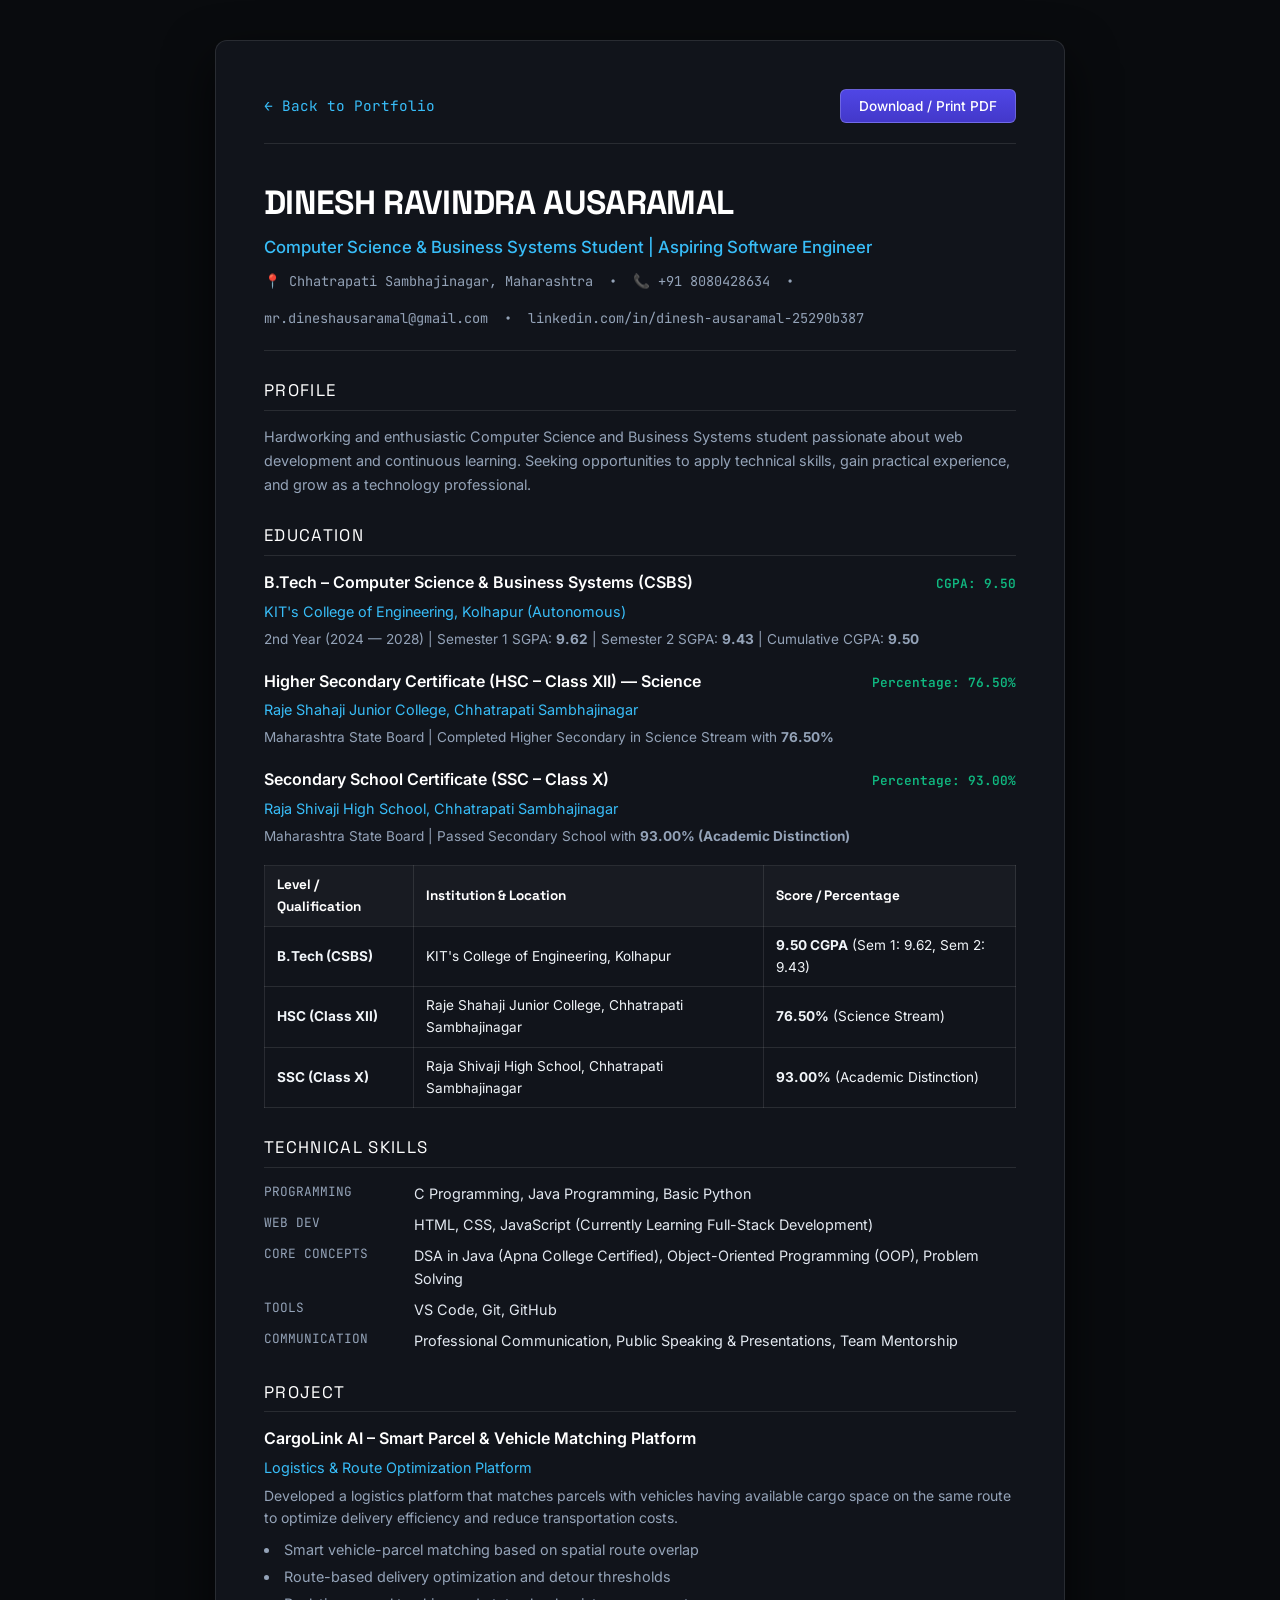
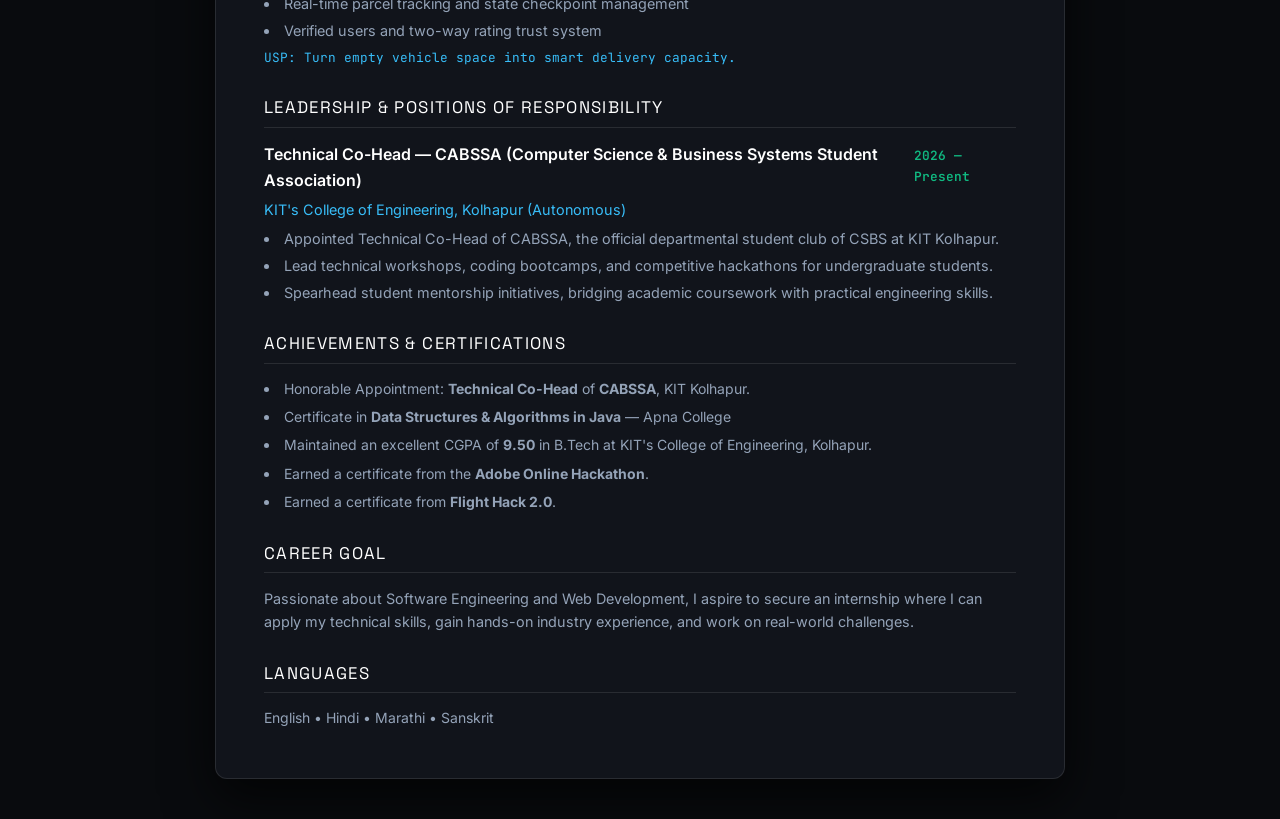
<file: resume.html>
<!DOCTYPE html>
<html lang="en">
<head>
  <meta charset="UTF-8">
  <meta name="viewport" content="width=device-width, initial-scale=1.0">
  <title>Dinesh Ravindra Ausaramal — Resume</title>
  <link rel="preconnect" href="https://fonts.googleapis.com">
  <link rel="preconnect" href="https://fonts.gstatic.com" crossorigin>
  <link href="https://fonts.googleapis.com/css2?family=Inter:wght@300;400;500;600;700&family=Space+Grotesk:wght@500;600;700&family=JetBrains+Mono:wght@400;500&display=swap" rel="stylesheet">
  <style>
    :root {
      --bg: #090b0e;
      --card-bg: #11141b;
      --border: rgba(255, 255, 255, 0.1);
      --text: #f1f5f9;
      --text-muted: #94a3b8;
      --accent: #38bdf8;
      --accent-indigo: #6366f1;
      --accent-green: #10b981;
    }

    * { box-sizing: border-box; margin: 0; padding: 0; }
    
    body {
      background: var(--bg);
      color: var(--text);
      font-family: 'Inter', sans-serif;
      line-height: 1.6;
      padding: 40px 20px;
      display: flex;
      justify-content: center;
    }

    .resume-paper {
      width: 100%;
      max-width: 850px;
      background: var(--card-bg);
      border: 1px solid var(--border);
      border-radius: 12px;
      padding: 48px;
      box-shadow: 0 20px 50px rgba(0, 0, 0, 0.7);
    }

    .resume-controls {
      display: flex;
      justify-content: space-between;
      align-items: center;
      margin-bottom: 32px;
      padding-bottom: 20px;
      border-bottom: 1px solid var(--border);
    }

    .back-link {
      color: var(--accent);
      text-decoration: none;
      font-size: 0.9rem;
      font-family: 'JetBrains Mono', monospace;
      display: flex;
      align-items: center;
      gap: 6px;
    }

    .back-link:hover { text-decoration: underline; }

    .print-btn {
      background: linear-gradient(180deg, #4f46e5 0%, #4338ca 100%);
      color: white;
      border: 1px solid rgba(255,255,255,0.2);
      padding: 8px 18px;
      border-radius: 6px;
      font-size: 0.85rem;
      cursor: pointer;
      font-family: inherit;
      font-weight: 500;
    }

    .print-btn:hover { background: #4338ca; }

    header {
      margin-bottom: 26px;
      border-bottom: 1px solid var(--border);
      padding-bottom: 20px;
    }

    h1 {
      font-family: 'Space Grotesk', sans-serif;
      font-size: 2.1rem;
      font-weight: 700;
      letter-spacing: -0.02em;
      margin-bottom: 4px;
      color: #ffffff;
    }

    .subtitle {
      font-size: 1.05rem;
      color: var(--accent);
      font-weight: 500;
      margin-bottom: 10px;
    }

    .contact-row {
      display: flex;
      flex-wrap: wrap;
      gap: 16px;
      font-size: 0.85rem;
      color: var(--text-muted);
      font-family: 'JetBrains Mono', monospace;
    }

    .contact-row a {
      color: inherit;
      text-decoration: none;
    }
    .contact-row a:hover { color: var(--accent); text-decoration: underline; }

    .section-title {
      font-family: 'Space Grotesk', sans-serif;
      font-size: 1.05rem;
      text-transform: uppercase;
      letter-spacing: 0.08em;
      color: #ffffff;
      border-bottom: 1px solid var(--border);
      padding-bottom: 6px;
      margin: 26px 0 14px 0;
    }

    .item {
      margin-bottom: 18px;
    }

    .item-header {
      display: flex;
      justify-content: space-between;
      align-items: baseline;
      margin-bottom: 4px;
    }

    .item-title {
      font-weight: 600;
      font-size: 1rem;
      color: #ffffff;
    }

    .item-date {
      font-family: 'JetBrains Mono', monospace;
      font-size: 0.8rem;
      color: var(--accent-green);
      font-weight: 600;
    }

    .item-sub {
      color: var(--accent);
      font-size: 0.9rem;
      margin-bottom: 6px;
    }

    .item-bullets {
      list-style-position: inside;
      color: var(--text-muted);
      font-size: 0.9rem;
      display: flex;
      flex-direction: column;
      gap: 4px;
    }

    .skills-grid {
      display: grid;
      grid-template-columns: 140px 1fr;
      gap: 10px;
      font-size: 0.9rem;
      margin-bottom: 8px;
    }

    .skills-cat {
      font-family: 'JetBrains Mono', monospace;
      color: var(--text-muted);
      font-size: 0.8rem;
    }

    .skills-val {
      color: #e2e8f0;
    }

    .academics-table {
      width: 100%;
      border-collapse: collapse;
      font-size: 0.85rem;
      margin-top: 10px;
    }

    .academics-table th, .academics-table td {
      border: 1px solid var(--border);
      padding: 8px 12px;
      text-align: left;
    }

    .academics-table th {
      background: rgba(255, 255, 255, 0.03);
      color: #ffffff;
      font-family: 'Space Grotesk', sans-serif;
    }

    @media print {
      body { background: white; color: black; padding: 0; }
      .resume-paper {
        background: white;
        border: none;
        box-shadow: none;
        color: black;
        padding: 0;
        max-width: 100%;
      }
      .resume-controls { display: none; }
      h1, .item-title, .section-title { color: black; }
      .subtitle, .item-sub { color: #0284c7; }
      .contact-row, .item-bullets, .skills-cat, .item-date { color: #475569; }
      .skills-val { color: #0f172a; }
      .academics-table th, .academics-table td { border-color: #cbd5e1; }
      .academics-table th { background: #f1f5f9; color: black; }
    }
  </style>
</head>
<body>

  <div class="resume-paper">
    <div class="resume-controls">
      <a href="index.html" class="back-link">← Back to Portfolio</a>
      <button class="print-btn" onclick="window.print()">Download / Print PDF</button>
    </div>

    <header>
      <h1>DINESH RAVINDRA AUSARAMAL</h1>
      <div class="subtitle">Computer Science & Business Systems Student | Aspiring Software Engineer</div>
      <div class="contact-row">
        <span>📍 Chhatrapati Sambhajinagar, Maharashtra</span>
        <span>•</span>
        <span>📞 +91 8080428634</span>
        <span>•</span>
        <a href="mailto:mr.dineshausaramal@gmail.com">mr.dineshausaramal@gmail.com</a>
        <span>•</span>
        <a href="https://www.linkedin.com/in/dinesh-ausaramal-25290b387" target="_blank" rel="noopener noreferrer">linkedin.com/in/dinesh-ausaramal-25290b387</a>
      </div>
    </header>

    <div class="section-title">Profile</div>
    <p style="font-size: 0.9rem; color: var(--text-muted); line-height: 1.65;">
      Hardworking and enthusiastic Computer Science and Business Systems student passionate about web development and continuous learning. Seeking opportunities to apply technical skills, gain practical experience, and grow as a technology professional.
    </p>

    <div class="section-title">Education</div>
    
    <div class="item">
      <div class="item-header">
        <div class="item-title">B.Tech – Computer Science & Business Systems (CSBS)</div>
        <div class="item-date">CGPA: 9.50</div>
      </div>
      <div class="item-sub">KIT's College of Engineering, Kolhapur (Autonomous)</div>
      <div style="font-size: 0.85rem; color: var(--text-muted); margin-bottom: 8px;">
        2nd Year (2024 — 2028) | Semester 1 SGPA: <strong>9.62</strong> | Semester 2 SGPA: <strong>9.43</strong> | Cumulative CGPA: <strong>9.50</strong>
      </div>
    </div>

    <div class="item">
      <div class="item-header">
        <div class="item-title">Higher Secondary Certificate (HSC – Class XII) — Science</div>
        <div class="item-date">Percentage: 76.50%</div>
      </div>
      <div class="item-sub">Raje Shahaji Junior College, Chhatrapati Sambhajinagar</div>
      <div style="font-size: 0.85rem; color: var(--text-muted); margin-bottom: 8px;">
        Maharashtra State Board | Completed Higher Secondary in Science Stream with <strong>76.50%</strong>
      </div>
    </div>

    <div class="item">
      <div class="item-header">
        <div class="item-title">Secondary School Certificate (SSC – Class X)</div>
        <div class="item-date">Percentage: 93.00%</div>
      </div>
      <div class="item-sub">Raja Shivaji High School, Chhatrapati Sambhajinagar</div>
      <div style="font-size: 0.85rem; color: var(--text-muted); margin-bottom: 12px;">
        Maharashtra State Board | Passed Secondary School with <strong>93.00% (Academic Distinction)</strong>
      </div>
    </div>

    <table class="academics-table">
      <thead>
        <tr>
          <th>Level / Qualification</th>
          <th>Institution & Location</th>
          <th>Score / Percentage</th>
        </tr>
      </thead>
      <tbody>
        <tr>
          <td><strong>B.Tech (CSBS)</strong></td>
          <td>KIT's College of Engineering, Kolhapur</td>
          <td><strong>9.50 CGPA</strong> (Sem 1: 9.62, Sem 2: 9.43)</td>
        </tr>
        <tr>
          <td><strong>HSC (Class XII)</strong></td>
          <td>Raje Shahaji Junior College, Chhatrapati Sambhajinagar</td>
          <td><strong>76.50%</strong> (Science Stream)</td>
        </tr>
        <tr>
          <td><strong>SSC (Class X)</strong></td>
          <td>Raja Shivaji High School, Chhatrapati Sambhajinagar</td>
          <td><strong>93.00%</strong> (Academic Distinction)</td>
        </tr>
      </tbody>
    </table>

    <div class="section-title">Technical Skills</div>
    <div class="skills-grid">
      <div class="skills-cat">PROGRAMMING</div>
      <div class="skills-val">C Programming, Java Programming, Basic Python</div>
    </div>
    <div class="skills-grid">
      <div class="skills-cat">WEB DEV</div>
      <div class="skills-val">HTML, CSS, JavaScript (Currently Learning Full-Stack Development)</div>
    </div>
    <div class="skills-grid">
      <div class="skills-cat">CORE CONCEPTS</div>
      <div class="skills-val">DSA in Java (Apna College Certified), Object-Oriented Programming (OOP), Problem Solving</div>
    </div>
    <div class="skills-grid">
      <div class="skills-cat">TOOLS</div>
      <div class="skills-val">VS Code, Git, GitHub</div>
    </div>
    <div class="skills-grid">
      <div class="skills-cat">COMMUNICATION</div>
      <div class="skills-val">Professional Communication, Public Speaking & Presentations, Team Mentorship</div>
    </div>

    <div class="section-title">Project</div>
    <div class="item">
      <div class="item-header">
        <div class="item-title">CargoLink AI – Smart Parcel & Vehicle Matching Platform</div>
      </div>
      <div class="item-sub">Logistics & Route Optimization Platform</div>
      <p style="font-size: 0.875rem; color: var(--text-muted); margin-bottom: 8px;">
        Developed a logistics platform that matches parcels with vehicles having available cargo space on the same route to optimize delivery efficiency and reduce transportation costs.
      </p>
      <ul class="item-bullets">
        <li>Smart vehicle-parcel matching based on spatial route overlap</li>
        <li>Route-based delivery optimization and detour thresholds</li>
        <li>Real-time parcel tracking and state checkpoint management</li>
        <li>Verified users and two-way rating trust system</li>
      </ul>
      <div style="font-family: 'JetBrains Mono', monospace; font-size: 0.8rem; color: var(--accent); margin-top: 6px;">
        USP: Turn empty vehicle space into smart delivery capacity.
      </div>
    </div>

    <div class="section-title">Leadership & Positions of Responsibility</div>
    <div class="item">
      <div class="item-header">
        <div class="item-title">Technical Co-Head — CABSSA (Computer Science & Business Systems Student Association)</div>
        <div class="item-date">2026 — Present</div>
      </div>
      <div class="item-sub">KIT's College of Engineering, Kolhapur (Autonomous)</div>
      <ul class="item-bullets">
        <li>Appointed Technical Co-Head of CABSSA, the official departmental student club of CSBS at KIT Kolhapur.</li>
        <li>Lead technical workshops, coding bootcamps, and competitive hackathons for undergraduate students.</li>
        <li>Spearhead student mentorship initiatives, bridging academic coursework with practical engineering skills.</li>
      </ul>
    </div>

    <div class="section-title">Achievements & Certifications</div>
    <ul class="item-bullets" style="font-size: 0.875rem; gap: 6px;">
      <li>Honorable Appointment: <strong>Technical Co-Head</strong> of <strong>CABSSA</strong>, KIT Kolhapur.</li>
      <li>Certificate in <strong>Data Structures & Algorithms in Java</strong> — Apna College</li>
      <li>Maintained an excellent CGPA of <strong>9.50</strong> in B.Tech at KIT's College of Engineering, Kolhapur.</li>
      <li>Earned a certificate from the <strong>Adobe Online Hackathon</strong>.</li>
      <li>Earned a certificate from <strong>Flight Hack 2.0</strong>.</li>
    </ul>

    <div class="section-title">Career Goal</div>
    <p style="font-size: 0.9rem; color: var(--text-muted); line-height: 1.6;">
      Passionate about Software Engineering and Web Development, I aspire to secure an internship where I can apply my technical skills, gain hands-on industry experience, and work on real-world challenges.
    </p>

    <div class="section-title">Languages</div>
    <p style="font-size: 0.875rem; color: var(--text-muted);">
      English • Hindi • Marathi • Sanskrit
    </p>

  </div>

</body>
</html>
</file>
<file: styles.css>
/* ==========================================================================
   DINESH AUSARAMAL — PORTFOLIO DESIGN SYSTEM
   Role: Computer Science & Business Systems Undergraduate • Software Developer
   Design Philosophy: "Less decoration, more visual quality."
   Aesthetic: Linear / Vercel / Apple Engineering Aesthetic (Dark & Light)
   ========================================================================== */

:root {
  /* Ultra-Refined Executive Obsidian Base */
  --bg-base: #06080d;
  --bg-surface-1: #0b0f19;
  --bg-surface-2: #111726;
  --bg-surface-3: #182236;
  --bg-glass: rgba(11, 15, 25, 0.85);
  --bg-glass-card: rgba(13, 18, 30, 0.76);
  --bg-input: rgba(8, 12, 20, 0.95);

  /* Hairline Borders & Shimmer Bevels */
  --border-subtle: rgba(255, 255, 255, 0.08);
  --border-medium: rgba(255, 255, 255, 0.15);
  --border-hover: rgba(255, 255, 255, 0.32);
  --border-accent: rgba(99, 102, 241, 0.55);
  --border-cyan: rgba(56, 189, 248, 0.5);

  /* Precision Iridescent Cyber Accents */
  --accent-indigo: #6366f1;
  --accent-indigo-hover: #4f46e5;
  --accent-cyan: #38bdf8;
  --accent-cyan-glow: rgba(56, 189, 248, 0.28);
  --accent-purple: #a855f7;
  --accent-purple-glow: rgba(168, 85, 247, 0.22);
  --accent-green: #10b981;
  --accent-green-glow: rgba(16, 185, 129, 0.3);

  /* Luminous Glow Fields */
  --glow-indigo: rgba(99, 102, 241, 0.18);
  --glow-cyan: rgba(56, 189, 248, 0.18);
  --glow-green: rgba(16, 185, 129, 0.18);

  /* Text & Contrast */
  --text-white: #ffffff;
  --text-primary: #f8fafc;
  --text-secondary: #94a3b8;
  --text-muted: #64748b;
  --text-dim: #475569;

  /* Typography */
  --font-display: 'Space Grotesk', -apple-system, BlinkMacSystemFont, 'Segoe UI', Roboto, sans-serif;
  --font-body: 'Inter', -apple-system, BlinkMacSystemFont, 'Segoe UI', Roboto, sans-serif;
  --font-mono: 'JetBrains Mono', 'Fira Code', Menlo, Consolas, monospace;

  /* Geometry & Grid */
  --container-max: 1140px;
  --radius-xs: 5px;
  --radius-sm: 9px;
  --radius-md: 15px;
  --radius-lg: 22px;
  --radius-full: 9999px;

  /* Spring & Smooth Transitions */
  --ease-spring: cubic-bezier(0.16, 1, 0.3, 1);
  --ease-smooth: cubic-bezier(0.4, 0, 0.2, 1);
  --duration-fast: 150ms;
  --duration-normal: 250ms;
  --duration-slow: 400ms;

  /* Luxury Beveled Shadows */
  --shadow-card: 0 20px 50px -12px rgba(0, 0, 0, 0.8), inset 0 1px 0 0 rgba(255, 255, 255, 0.09);
  --shadow-floating: 0 18px 40px -10px rgba(0, 0, 0, 0.72), inset 0 1px 0 0 rgba(255, 255, 255, 0.15);
  --shadow-glow-cyan: 0 0 35px -8px rgba(56, 189, 248, 0.38);
  --shadow-glow-indigo: 0 0 35px -8px rgba(99, 102, 241, 0.42);
}

/* ==========================================================================
   LIGHT THEME OVERRIDES (Clean Linear/Vercel Light Slate)
   ========================================================================== */
body.theme-light {
  --bg-base: #e0f2fe;
  --bg-surface-1: #ffffff;
  --bg-surface-2: #f0f7ff;
  --bg-surface-3: #bae6fd;
  --bg-glass: rgba(255, 255, 255, 0.9);
  --bg-glass-card: rgba(255, 255, 255, 0.95);
  --bg-input: #ffffff;

  --border-subtle: rgba(2, 132, 199, 0.16);
  --border-medium: rgba(2, 132, 199, 0.28);
  --border-hover: rgba(2, 132, 199, 0.45);
  --border-accent: rgba(79, 70, 229, 0.45);
  --border-cyan: rgba(2, 132, 199, 0.5);

  --accent-indigo: #4f46e5;
  --accent-indigo-hover: #4338ca;
  --accent-cyan: #0284c7;
  --accent-cyan-glow: rgba(2, 132, 199, 0.22);
  --accent-green: #059669;

  --text-white: #0a192f;
  --text-primary: #1e293b;
  --text-secondary: #475569;
  --text-muted: #64748b;
  --text-dim: #94a3b8;

  --shadow-card: 0 14px 40px rgba(2, 132, 199, 0.12), inset 0 1px 0 0 rgba(255, 255, 255, 0.9);
  --shadow-floating: 0 16px 36px rgba(2, 132, 199, 0.18);

  background-color: #e0f2fe;
  background: linear-gradient(180deg, #f0f7ff 0%, #e0f2fe 35%, #bae6fd 70%, #f0f9ff 100%);
}

/* ==========================================================================
   RESET & SYSTEM BASE
   ========================================================================== */
*, *::before, *::after {
  box-sizing: border-box;
  margin: 0;
  padding: 0;
}

html {
  font-size: 16px;
  scroll-behavior: smooth;
  scroll-padding-top: 84px;
  -webkit-text-size-adjust: 100%;
  text-size-adjust: 100%;
  overflow-x: hidden;
}

body {
  background-color: var(--bg-base);
  color: var(--text-primary);
  font-family: var(--font-body);
  font-weight: 400;
  line-height: 1.65;
  letter-spacing: -0.012em;
  overflow-x: hidden;
  width: 100%;
  max-width: 100vw;
  position: relative;
  -webkit-font-smoothing: antialiased;
  -moz-osx-font-smoothing: grayscale;
  text-rendering: optimizeLegibility;
  -webkit-overflow-scrolling: touch;
  transition: background-color var(--duration-normal) ease, color var(--duration-normal) ease;
}

/* Background Cosmic Aura & Grid Overlay */
body::before {
  content: '';
  position: fixed;
  inset: 0;
  background-image: 
    radial-gradient(circle at 50% -10%, rgba(99, 102, 241, 0.12), transparent 48%),
    radial-gradient(circle at 88% 30%, rgba(56, 189, 248, 0.06), transparent 38%),
    radial-gradient(circle at 12% 70%, rgba(168, 85, 247, 0.05), transparent 36%),
    linear-gradient(to right, rgba(255, 255, 255, 0.018) 1px, transparent 1px),
    linear-gradient(to bottom, rgba(255, 255, 255, 0.018) 1px, transparent 1px);
  background-size: 100% 100%, 100% 100%, 100% 100%, 48px 48px, 48px 48px;
  background-position: 0 0, 0 0, 0 0, -1px -1px, -1px -1px;
  pointer-events: none;
  z-index: -1;
  transition: opacity 0.3s ease;
}

body.theme-light::before {
  background-image: 
    radial-gradient(circle at 50% -10%, rgba(56, 189, 248, 0.35), transparent 55%),
    radial-gradient(circle at 90% 25%, rgba(14, 165, 233, 0.2), transparent 45%),
    radial-gradient(circle at 10% 75%, rgba(99, 102, 241, 0.15), transparent 40%),
    linear-gradient(to right, rgba(2, 132, 199, 0.06) 1px, transparent 1px),
    linear-gradient(to bottom, rgba(2, 132, 199, 0.06) 1px, transparent 1px);
}

/* Top Scroll Progress Indicator */
#scroll-progress {
  position: fixed;
  top: 0;
  left: 0;
  height: 2.5px;
  width: 0%;
  background: linear-gradient(90deg, #38bdf8, #6366f1);
  z-index: 9999;
  transition: width 0.08s ease-out;
  box-shadow: 0 0 10px rgba(56, 189, 248, 0.5);
  pointer-events: none;
}

/* Scroll Reveal Animations */
.reveal {
  opacity: 0;
  transform: translateY(24px);
  transition: opacity 0.7s var(--ease-spring), transform 0.7s var(--ease-spring);
  will-change: opacity, transform;
}

.reveal.active {
  opacity: 1;
  transform: translateY(0);
}

.reveal-delay-1 { transition-delay: 0.12s; }
.reveal-delay-2 { transition-delay: 0.24s; }
.reveal-delay-3 { transition-delay: 0.36s; }

/* Cursor Spotlight (Desktop Only) */
#cursor-spotlight {
  position: fixed;
  top: 0;
  left: 0;
  width: 480px;
  height: 480px;
  border-radius: 50%;
  pointer-events: none;
  background: radial-gradient(circle, rgba(99, 102, 241, 0.05), transparent 70%);
  transform: translate(-50%, -50%);
  z-index: 999;
  transition: opacity 0.3s ease;
  mix-blend-mode: screen;
}

body.theme-light #cursor-spotlight {
  mix-blend-mode: multiply;
  background: radial-gradient(circle, rgba(79, 70, 229, 0.04), transparent 70%);
}

@media (pointer: coarse) {
  #cursor-spotlight { display: none; }
}

::selection {
  background: rgba(99, 102, 241, 0.35);
  color: var(--text-white);
}

::-webkit-scrollbar {
  width: 7px;
}
::-webkit-scrollbar-track {
  background: var(--bg-base);
}
::-webkit-scrollbar-thumb {
  background: var(--bg-surface-3);
  border-radius: 4px;
}
::-webkit-scrollbar-thumb:hover {
  background: var(--text-dim);
}

/* ==========================================================================
   TYPOGRAPHY
   ========================================================================== */
h1, h2, h3, h4, .font-display {
  font-family: var(--font-display);
  font-weight: 700;
  color: var(--text-white);
  letter-spacing: -0.035em;
  line-height: 1.15;
}

p {
  color: var(--text-secondary);
}

a {
  color: inherit;
  text-decoration: none;
  transition: color var(--duration-fast) ease;
}

button {
  font-family: inherit;
  cursor: pointer;
  border: none;
  background: none;
}

code, .font-mono {
  font-family: var(--font-mono);
}

/* Container & Sections */
.container {
  width: 100%;
  max-width: var(--container-max);
  margin-left: auto;
  margin-right: auto;
  padding-left: 24px;
  padding-right: 24px;
}

.section {
  padding-top: 105px;
  padding-bottom: 105px;
  position: relative;
}

@media (max-width: 768px) {
  .section {
    padding-top: 68px;
    padding-bottom: 68px;
  }
}

.section-header {
  margin-bottom: 52px;
}

.section-label {
  display: inline-flex;
  align-items: center;
  gap: 8px;
  font-family: var(--font-mono);
  font-size: 0.78rem;
  font-weight: 500;
  text-transform: uppercase;
  letter-spacing: 0.14em;
  color: var(--accent-cyan);
  margin-bottom: 14px;
}

.section-label::before {
  content: '';
  display: inline-block;
  width: 14px;
  height: 1px;
  background: var(--accent-cyan);
}

.section-title {
  font-size: clamp(2.1rem, 3.6vw, 2.75rem);
  color: var(--text-white);
  margin-bottom: 14px;
  letter-spacing: -0.035em;
}

.section-desc {
  font-size: 1.05rem;
  color: var(--text-secondary);
  max-width: 620px;
  line-height: 1.6;
}

/* ==========================================================================
   BUTTONS & ACTIONS
   ========================================================================== */
.btn {
  display: inline-flex;
  align-items: center;
  justify-content: center;
  gap: 10px;
  font-family: var(--font-body);
  font-size: 0.925rem;
  font-weight: 500;
  letter-spacing: -0.01em;
  padding: 11px 22px;
  border-radius: var(--radius-sm);
  transition: all var(--duration-normal) var(--ease-spring);
  white-space: nowrap;
  position: relative;
  overflow: hidden;
}

.btn-primary {
  position: relative;
  overflow: hidden;
  background: linear-gradient(135deg, #4f46e5 0%, #2563eb 50%, #06b6d4 100%);
  color: #ffffff;
  border: 1px solid rgba(255, 255, 255, 0.35);
  box-shadow: 0 4px 20px -2px rgba(79, 70, 229, 0.55), inset 0 1px 0 rgba(255, 255, 255, 0.35);
  font-weight: 600;
  letter-spacing: -0.01em;
  transition: all 0.3s var(--ease-spring);
}

.btn-primary::after {
  content: '';
  position: absolute;
  top: -50%;
  left: -70%;
  width: 50%;
  height: 200%;
  background: linear-gradient(90deg, transparent, rgba(255, 255, 255, 0.35), transparent);
  transform: rotate(25deg);
  transition: all 0.65s ease;
  pointer-events: none;
}

.btn-primary:hover::after {
  left: 140%;
}

.btn-primary:hover {
  background: linear-gradient(135deg, #4338ca 0%, #1d4ed8 50%, #0891b2 100%);
  transform: translateY(-2px) scale(1.02);
  box-shadow: 0 8px 30px -4px rgba(56, 189, 248, 0.65), inset 0 1px 0 rgba(255, 255, 255, 0.5);
  border-color: rgba(255, 255, 255, 0.5);
}

.btn-secondary {
  position: relative;
  background: #ffffff !important;
  border: 1.5px solid #0284c7 !important;
  color: #0f172a !important;
  box-shadow: 0 4px 14px rgba(2, 132, 199, 0.16), 0 2px 5px rgba(0, 0, 0, 0.05);
  font-weight: 650;
  transition: all 0.3s var(--ease-spring);
}

.btn-secondary svg {
  color: #0284c7;
  transition: transform 0.2s ease;
}

.btn-secondary:hover {
  background: #ffffff !important;
  border-color: #0369a1 !important;
  color: #0284c7 !important;
  transform: translateY(-2px);
  box-shadow: 0 8px 24px rgba(2, 132, 199, 0.28);
}

.btn-secondary:hover svg {
  transform: translateY(-1px);
}

.btn-sm {
  padding: 7px 15px;
  font-size: 0.825rem;
  border-radius: 6px;
}

/* Theme Toggle Button */
.theme-toggle-btn {
  display: inline-flex;
  align-items: center;
  justify-content: center;
  width: 36px;
  height: 36px;
  border-radius: var(--radius-sm);
  background: rgba(99, 102, 241, 0.18);
  border: 1px solid rgba(99, 102, 241, 0.45);
  color: #38bdf8;
  transition: all var(--duration-normal) var(--ease-spring);
  position: relative;
  overflow: hidden;
  cursor: pointer;
}

.theme-toggle-btn:hover {
  background: rgba(99, 102, 241, 0.32);
  color: #ffffff;
  border-color: #38bdf8;
  transform: translateY(-1px);
  box-shadow: 0 0 15px rgba(56, 189, 248, 0.35);
}

.theme-toggle-btn svg {
  position: absolute;
  transition: transform 0.35s var(--ease-spring), opacity 0.25s ease;
}

/* Dark mode: Moon visible, Sun rotated away */
body:not(.theme-light) .sun-icon {
  transform: rotate(90deg) scale(0);
  opacity: 0;
}
body:not(.theme-light) .moon-icon {
  transform: rotate(0deg) scale(1);
  opacity: 1;
}

/* Light mode: Sun visible, Moon rotated away */
body.theme-light .sun-icon {
  transform: rotate(0deg) scale(1);
  opacity: 1;
}
body.theme-light .moon-icon {
  transform: rotate(-90deg) scale(0);
  opacity: 0;
}

/* ==========================================================================
   NAVIGATION
   ========================================================================== */
.site-header {
  position: fixed;
  top: 0;
  left: 0;
  right: 0;
  height: 72px;
  z-index: 1000;
  display: flex;
  align-items: center;
  transition: all var(--duration-normal) ease;
}

.site-header.scrolled {
  background: var(--bg-glass);
  backdrop-filter: blur(16px);
  -webkit-backdrop-filter: blur(16px);
  border-bottom: 1px solid var(--border-subtle);
  height: 64px;
}

.nav-container {
  display: flex;
  align-items: center;
  justify-content: space-between;
}

.nav-brand {
  display: flex;
  align-items: center;
  gap: 12px;
  font-family: var(--font-display);
  font-weight: 700;
  font-size: 1.05rem;
  color: var(--text-white);
  letter-spacing: -0.02em;
}

.brand-badge {
  display: flex;
  align-items: center;
  justify-content: center;
  width: 30px;
  height: 30px;
  border-radius: 7px;
  background: linear-gradient(135deg, rgba(99, 102, 241, 0.2), rgba(56, 189, 248, 0.15));
  border: 1px solid rgba(99, 102, 241, 0.4);
  color: var(--accent-cyan);
  font-family: var(--font-mono);
  font-size: 0.8rem;
  font-weight: 700;
}

.nav-menu {
  display: flex;
  align-items: center;
  gap: 4px;
  background: var(--bg-surface-1);
  border: 1px solid var(--border-subtle);
  padding: 4px;
  border-radius: var(--radius-full);
  backdrop-filter: blur(14px);
  list-style: none;
}

.nav-link {
  display: inline-block;
  padding: 6px 14px;
  font-size: 0.85rem;
  color: var(--text-secondary);
  border-radius: var(--radius-full);
  transition: all var(--duration-fast) ease;
  font-weight: 450;
}

.nav-link:hover {
  color: var(--text-white);
}

.nav-link.active {
  color: var(--text-white);
  background: var(--bg-surface-3);
  border: 1px solid var(--border-subtle);
}

.nav-actions {
  display: flex;
  align-items: center;
  gap: 10px;
}

.mobile-menu-btn {
  display: none;
  background: rgba(99, 102, 241, 0.16);
  border: 1px solid rgba(99, 102, 241, 0.45);
  border-radius: 8px;
  padding: 8px;
  color: var(--accent-cyan);
}

/* Mobile Nav Drawer */
.mobile-drawer {
  position: fixed;
  top: 0;
  right: -100%;
  width: 100%;
  max-width: 320px;
  height: 100vh;
  background: var(--bg-surface-1);
  border-left: 1px solid var(--border-subtle);
  z-index: 1001;
  padding: 32px 24px;
  display: flex;
  flex-direction: column;
  justify-content: space-between;
  transition: right 0.35s var(--ease-spring);
  box-shadow: -15px 0 40px rgba(0, 0, 0, 0.8);
}

.mobile-drawer.open {
  right: 0;
}

.mobile-drawer-backdrop {
  position: fixed;
  inset: 0;
  background: rgba(0, 0, 0, 0.7);
  backdrop-filter: blur(6px);
  z-index: 1000;
  opacity: 0;
  pointer-events: none;
  transition: opacity 0.3s ease;
}

.mobile-drawer-backdrop.open {
  opacity: 1;
  pointer-events: auto;
}

.mobile-drawer-close {
  color: var(--text-secondary);
  font-size: 1.2rem;
  padding: 8px;
}

.mobile-nav-links {
  list-style: none;
  display: flex;
  flex-direction: column;
  gap: 14px;
  margin-top: 36px;
}

.mobile-nav-links a {
  font-size: 1.2rem;
  font-family: var(--font-display);
  color: var(--text-secondary);
  display: block;
  padding: 8px 0;
  border-bottom: 1px solid var(--border-subtle);
  transition: all 0.2s ease;
}

.mobile-nav-links a:hover, .mobile-nav-links a.active {
  color: var(--text-white);
  padding-left: 8px;
}

@media (max-width: 920px) {
  .nav-menu { display: none; }
  .mobile-menu-btn { display: flex; }
}

/* ==========================================================================
   HERO SECTION
   ========================================================================== */
.hero-section {
  min-height: 100vh;
  display: flex;
  align-items: center;
  padding-top: calc(72px + 36px);
  padding-bottom: 60px;
  position: relative;
  overflow: hidden;
}

.hero-canvas {
  position: absolute;
  top: 0;
  left: 0;
  width: 100%;
  height: 100%;
  pointer-events: none;
  z-index: 0;
  opacity: 0.65;
}

.hero-section .container {
  position: relative;
  z-index: 1;
}

.hero-grid {
  display: grid;
  grid-template-columns: 1.1fr 0.9fr;
  align-items: center;
  gap: 48px;
}

.hero-status {
  display: inline-flex;
  align-items: center;
  gap: 10px;
  padding: 6px 16px;
  border-radius: var(--radius-full);
  background: rgba(16, 185, 129, 0.08);
  border: 1px solid rgba(16, 185, 129, 0.28);
  font-family: var(--font-mono);
  font-size: 0.8rem;
  color: var(--accent-green);
  margin-bottom: 24px;
  box-shadow: 0 0 20px -5px rgba(16, 185, 129, 0.25);
  transition: all 0.25s ease;
}

.hero-status:hover {
  background: rgba(16, 185, 129, 0.12);
  border-color: rgba(16, 185, 129, 0.45);
  transform: translateY(-1px);
}

.status-dot {
  position: relative;
  width: 8px;
  height: 8px;
  border-radius: 50%;
  background-color: var(--accent-green);
  box-shadow: 0 0 10px var(--accent-green);
}

.status-dot::after {
  content: '';
  position: absolute;
  inset: -4px;
  border-radius: 50%;
  border: 1.5px solid var(--accent-green);
  animation: pulse-radar 2.4s cubic-bezier(0.24, 0, 0.38, 1) infinite;
}

@keyframes pulse-radar {
  0% { transform: scale(0.8); opacity: 0.9; }
  60% { transform: scale(2.4); opacity: 0; }
  100% { transform: scale(2.4); opacity: 0; }
}

.hero-title {
  font-size: clamp(2.85rem, 5.8vw, 4.4rem);
  letter-spacing: -0.04em;
  line-height: 1.05;
  margin-bottom: 18px;
}

.hero-title .name-highlight {
  background: linear-gradient(135deg, #ffffff 15%, #38bdf8 55%, #818cf8 95%);
  -webkit-background-clip: text;
  -webkit-text-fill-color: transparent;
  filter: drop-shadow(0 2px 20px rgba(56, 189, 248, 0.25));
  font-weight: 750;
  position: relative;
  display: inline-block;
}

body.theme-light .hero-title .name-highlight {
  background: linear-gradient(135deg, #090d16 15%, #0284c7 60%, #4f46e5 100%);
  -webkit-background-clip: text;
  -webkit-text-fill-color: transparent;
  filter: none;
}

.hero-subtitle {
  font-size: clamp(1.2rem, 2.2vw, 1.55rem);
  font-weight: 400;
  color: var(--text-secondary);
  line-height: 1.45;
  margin-bottom: 24px;
  max-width: 540px;
}

.hero-subtitle strong {
  color: var(--text-primary);
  font-weight: 500;
}

.hero-cycler {
  display: flex;
  align-items: center;
  gap: 10px;
  font-family: var(--font-mono);
  font-size: 0.925rem;
  color: var(--text-muted);
  margin-bottom: 34px;
  padding: 8px 14px;
  background: var(--bg-surface-2);
  border: 1px solid var(--border-subtle);
  border-radius: var(--radius-sm);
  width: fit-content;
}

.hero-cycler .prompt-arrow {
  color: var(--accent-cyan);
}

.hero-cycler .typing-text {
  color: var(--text-white);
  font-weight: 500;
  border-right: 2px solid var(--accent-cyan);
  white-space: nowrap;
  animation: blink-caret 0.75s step-end infinite;
}

@keyframes blink-caret {
  from, to { border-color: transparent; }
  50% { border-color: var(--accent-cyan); }
}

.hero-cta {
  display: flex;
  flex-wrap: wrap;
  align-items: center;
  gap: 16px;
  margin-bottom: 32px;
}

.hero-socials {
  display: flex;
  align-items: center;
  gap: 20px;
  padding-top: 6px;
}

.social-link {
  display: inline-flex;
  align-items: center;
  gap: 8px;
  font-size: 0.85rem;
  font-weight: 500;
  color: var(--text-secondary);
  background: var(--bg-surface-2);
  border: 1px solid var(--border-subtle);
  padding: 6px 14px;
  border-radius: var(--radius-full);
  transition: all var(--duration-fast) var(--ease-spring);
  cursor: pointer;
}

.social-link:hover {
  color: var(--text-white);
  border-color: var(--border-hover);
  background: var(--bg-surface-3);
  transform: translateY(-2px);
  box-shadow: 0 4px 14px rgba(0, 0, 0, 0.25);
}

.social-link svg {
  width: 16px;
  height: 16px;
  flex-shrink: 0;
}

/* Right Side: Motivational Hero Vision Card */
.hero-artifact {
  position: relative;
}

.hero-vision-card {
  position: relative;
  background: var(--bg-surface-1);
  border: 1px solid var(--border-medium);
  border-radius: var(--radius-lg);
  padding: 24px;
  box-shadow: 0 25px 60px -15px rgba(0, 0, 0, 0.85), inset 0 1px 0 rgba(255, 255, 255, 0.12);
  overflow: hidden;
  transition: transform 0.35s var(--ease-spring), border-color 0.3s ease, box-shadow 0.3s ease;
  display: flex;
  flex-direction: column;
  gap: 18px;
}

.hero-vision-card::before {
  content: '';
  position: absolute;
  inset: -1px;
  border-radius: inherit;
  padding: 1.5px;
  background: linear-gradient(
    135deg,
    rgba(56, 189, 248, 0.8) 0%,
    rgba(99, 102, 241, 0.4) 30%,
    transparent 50%,
    rgba(16, 185, 129, 0.6) 75%,
    rgba(56, 189, 248, 0.8) 100%
  );
  -webkit-mask: linear-gradient(#fff 0 0) content-box, linear-gradient(#fff 0 0);
  -webkit-mask-composite: xor;
  mask-composite: exclude;
  pointer-events: none;
  opacity: 0.85;
  background-size: 200% 200%;
  animation: borderBeamShimmer 7s ease infinite alternate;
}

.hero-vision-card:hover {
  border-color: rgba(56, 189, 248, 0.55);
  box-shadow: 0 32px 75px -15px rgba(0, 0, 0, 0.95), 0 0 35px rgba(56, 189, 248, 0.25);
  transform: translateY(-4px);
}

.vision-header {
  display: flex;
  align-items: center;
  justify-content: space-between;
  flex-wrap: wrap;
  gap: 10px;
}

.vision-tab-group {
  display: flex;
  align-items: center;
  gap: 4px;
  background: rgba(99, 102, 241, 0.14);
  border: 1px solid rgba(99, 102, 241, 0.38);
  border-radius: var(--radius-full);
  padding: 3px;
}

.vision-tab-btn {
  font-family: var(--font-mono);
  font-size: 0.72rem;
  font-weight: 500;
  padding: 5px 12px;
  border-radius: var(--radius-full);
  color: #cbd5e1;
  background: transparent;
  border: none;
  cursor: pointer;
  transition: all 0.25s var(--ease-spring);
  display: inline-flex;
  align-items: center;
  gap: 6px;
}

.vision-tab-btn.active,
.vision-tab-btn:hover {
  background: linear-gradient(135deg, #4f46e5, #0ea5e9);
  color: #ffffff;
  box-shadow: 0 0 12px rgba(56, 189, 248, 0.35);
}

.vision-sparkle-tag {
  display: inline-flex;
  align-items: center;
  gap: 6px;
  font-family: var(--font-mono);
  font-size: 0.7rem;
  color: #a5b4fc;
  text-transform: uppercase;
  letter-spacing: 0.06em;
}

.vision-media-frame {
  position: relative;
  width: 100%;
  height: 310px;
  border-radius: var(--radius-md);
  overflow: hidden;
  border: 1px solid rgba(255, 255, 255, 0.12);
  background: #030508;
  display: flex;
  align-items: center;
  justify-content: center;
}

.vision-video {
  width: 100%;
  height: 100%;
  object-fit: cover;
  object-position: center 20%;
  border-radius: inherit;
  transition: transform 0.6s cubic-bezier(0.16, 1, 0.3, 1);
  display: block;
}

.hero-vision-card:hover .vision-video {
  transform: scale(1.03);
}

.vision-artwork {
  width: 100%;
  height: 100%;
  object-fit: cover;
  object-position: center;
  transition: transform 0.6s cubic-bezier(0.16, 1, 0.3, 1);
  filter: contrast(1.08) brightness(1.02);
}

.hero-vision-card:hover .vision-artwork {
  transform: scale(1.04);
}

.vision-video-controls {
  position: absolute;
  top: 12px;
  right: 12px;
  display: flex;
  align-items: center;
  gap: 8px;
  z-index: 5;
}

.video-ctrl-btn {
  display: inline-flex;
  align-items: center;
  gap: 5px;
  background: rgba(11, 15, 25, 0.78);
  backdrop-filter: blur(10px);
  -webkit-backdrop-filter: blur(10px);
  border: 1px solid rgba(255, 255, 255, 0.22);
  color: #ffffff;
  font-family: var(--font-mono);
  font-size: 0.7rem;
  padding: 5px 10px;
  border-radius: var(--radius-full);
  cursor: pointer;
  transition: all 0.2s var(--ease-spring);
}

.video-ctrl-btn:hover {
  background: rgba(99, 102, 241, 0.45);
  border-color: #38bdf8;
  box-shadow: 0 0 12px rgba(56, 189, 248, 0.4);
  transform: translateY(-1px);
}

.video-clip-badge {
  position: absolute;
  top: 12px;
  left: 12px;
  display: inline-flex;
  align-items: center;
  gap: 6px;
  background: rgba(11, 15, 25, 0.82);
  backdrop-filter: blur(10px);
  -webkit-backdrop-filter: blur(10px);
  border: 1px solid rgba(56, 189, 248, 0.4);
  color: var(--accent-cyan);
  font-family: var(--font-mono);
  font-size: 0.68rem;
  padding: 4px 10px;
  border-radius: var(--radius-full);
  z-index: 5;
}

.video-badge-dot {
  width: 6px;
  height: 6px;
  border-radius: 50%;
  background: #ef4444;
  box-shadow: 0 0 8px #ef4444;
  animation: pulseRadar 1.5s infinite ease-in-out;
}

.vision-media-overlay {
  position: absolute;
  inset: 0;
  background: linear-gradient(180deg, rgba(6, 8, 13, 0.05) 0%, rgba(6, 8, 13, 0.8) 100%);
  pointer-events: none;
}

.vision-quote-pill {
  position: absolute;
  bottom: 12px;
  left: 12px;
  right: 12px;
  background: rgba(11, 15, 25, 0.88);
  backdrop-filter: blur(12px);
  -webkit-backdrop-filter: blur(12px);
  border: 1px solid rgba(255, 255, 255, 0.15);
  border-radius: var(--radius-sm);
  padding: 10px 14px;
  display: flex;
  align-items: center;
  gap: 10px;
  box-shadow: 0 8px 24px rgba(0, 0, 0, 0.6);
  z-index: 4;
}

.quote-symbol {
  font-family: var(--font-display);
  font-size: 1.6rem;
  color: var(--accent-cyan);
  line-height: 1;
}

.quote-text {
  font-family: var(--font-body);
  font-size: 0.82rem;
  color: #f1f5f9;
  font-weight: 500;
  line-height: 1.35;
}

.vision-pillars {
  display: grid;
  grid-template-columns: 1fr;
  gap: 9px;
}

.vision-pillar-item {
  display: flex;
  align-items: center;
  gap: 12px;
  background: rgba(17, 23, 38, 0.55);
  border: 1px solid rgba(255, 255, 255, 0.08);
  border-radius: var(--radius-sm);
  padding: 10px 14px;
  transition: all 0.25s var(--ease-spring);
}

.vision-pillar-item:hover {
  background: rgba(99, 102, 241, 0.16);
  border-color: rgba(99, 102, 241, 0.4);
  transform: translateX(4px);
}

.pillar-icon-box {
  width: 34px;
  height: 34px;
  border-radius: 8px;
  display: flex;
  align-items: center;
  justify-content: center;
  border: 1px solid;
  flex-shrink: 0;
}

.pillar-content {
  display: flex;
  flex-direction: column;
}

.pillar-title {
  font-family: var(--font-display);
  font-size: 0.86rem;
  font-weight: 600;
  color: #ffffff;
}

.pillar-desc {
  font-size: 0.74rem;
  color: var(--text-muted);
}

.vision-footer-bar {
  display: flex;
  align-items: center;
  justify-content: space-between;
  flex-wrap: wrap;
  gap: 10px;
  padding-top: 12px;
  border-top: 1px solid var(--border-subtle);
  font-family: var(--font-mono);
  font-size: 0.7rem;
  color: var(--text-muted);
}

.vision-ticker-item {
  display: flex;
  align-items: center;
  gap: 6px;
}

.ticker-dot {
  width: 6px;
  height: 6px;
  border-radius: 50%;
  background: #10b981;
}

.ticker-dot.cyan { background: #38bdf8; }
.ticker-dot.indigo { background: #6366f1; }

.code-window {
  position: relative;
  background: #0a0d15;
  border: 1px solid rgba(255, 255, 255, 0.12);
  border-radius: var(--radius-md);
  box-shadow: 0 25px 60px -15px rgba(0, 0, 0, 0.85), inset 0 1px 0 rgba(255, 255, 255, 0.12);
  overflow: hidden;
  transition: transform 0.35s var(--ease-spring), border-color 0.3s ease, box-shadow 0.3s ease;
}

.code-window::before {
  content: '';
  position: absolute;
  inset: -1px;
  border-radius: inherit;
  padding: 1.5px;
  background: linear-gradient(
    135deg,
    rgba(56, 189, 248, 0.7) 0%,
    rgba(99, 102, 241, 0.2) 30%,
    transparent 50%,
    rgba(16, 185, 129, 0.5) 75%,
    rgba(56, 189, 248, 0.7) 100%
  );
  -webkit-mask: linear-gradient(#fff 0 0) content-box, linear-gradient(#fff 0 0);
  -webkit-mask-composite: xor;
  mask-composite: exclude;
  pointer-events: none;
  opacity: 0.75;
  background-size: 200% 200%;
  animation: borderBeamShimmer 7s ease infinite alternate;
}

@keyframes borderBeamShimmer {
  0% { background-position: 0% 0%; opacity: 0.6; }
  50% { background-position: 100% 100%; opacity: 0.95; }
  100% { background-position: 0% 0%; opacity: 0.6; }
}

.code-window:hover {
  border-color: rgba(56, 189, 248, 0.5);
  box-shadow: 0 30px 70px -15px rgba(0, 0, 0, 0.9), 0 0 30px rgba(56, 189, 248, 0.2);
  transform: translateY(-4px);
}

.code-header {
  display: flex;
  align-items: center;
  justify-content: space-between;
  padding: 12px 16px;
  background: #07090e;
  border-bottom: 1px solid rgba(255, 255, 255, 0.08);
}

.window-dots {
  display: flex;
  gap: 6px;
}

.window-dots span {
  width: 10px;
  height: 10px;
  border-radius: 50%;
  display: inline-block;
}

.dot-red { background: #ef4444; opacity: 0.75; }
.dot-yellow { background: #f59e0b; opacity: 0.75; }
.dot-green { background: #10b981; opacity: 0.75; }

.code-tabs {
  display: flex;
  gap: 6px;
}

.code-tab {
  font-family: var(--font-mono);
  font-size: 0.75rem;
  padding: 5px 11px;
  border-radius: 5px;
  color: #cbd5e1;
  cursor: pointer;
  background: rgba(255, 255, 255, 0.06);
  border: 1px solid rgba(255, 255, 255, 0.16);
  transition: all 0.2s ease;
}

.code-tab:hover {
  background: rgba(16, 185, 129, 0.18);
  border-color: #10b981;
  color: #ffffff;
}

.code-tab.active {
  color: #ffffff;
  background: #10b981;
  border-color: #34d399;
  font-weight: 600;
  box-shadow: 0 2px 8px rgba(16, 185, 129, 0.45);
}

.code-lang-tag {
  font-family: var(--font-mono);
  font-size: 0.7rem;
  font-weight: 700;
  color: #10b981;
  background: rgba(16, 185, 129, 0.14);
  border: 1px solid rgba(16, 185, 129, 0.45);
  padding: 3px 8px;
  border-radius: 4px;
  text-transform: uppercase;
}

.code-run-btn {
  display: inline-flex;
  align-items: center;
  gap: 5px;
  font-family: var(--font-mono);
  font-size: 0.72rem;
  font-weight: 600;
  color: #ffffff;
  background: #10b981;
  border: 1px solid #34d399;
  padding: 4px 10px;
  border-radius: 4px;
  cursor: pointer;
  transition: all 0.2s ease;
}

.code-run-btn:hover {
  background: #059669;
  border-color: #10b981;
  box-shadow: 0 0 12px rgba(16, 185, 129, 0.6);
}

.code-body {
  padding: 18px;
  font-family: var(--font-mono);
  font-size: 0.8rem;
  line-height: 1.6;
  color: #cbd5e1;
  overflow-x: auto;
}

.code-line {
  display: flex;
  gap: 14px;
}

.line-num {
  user-select: none;
  color: #475569;
  min-width: 20px;
  text-align: right;
}

.code-token-kw { color: #f43f5e; font-weight: 500; }
.code-token-type { color: #38bdf8; }
.code-token-fn { color: #818cf8; }
.code-token-str { color: #34d399; }
.code-token-num { color: #fbbf24; }
.code-token-cmt { color: #64748b; font-style: italic; }

.code-footer {
  display: flex;
  align-items: center;
  justify-content: space-between;
  padding: 9px 16px;
  background: #07090e;
  border-top: 1px solid rgba(255, 255, 255, 0.08);
  font-family: var(--font-mono);
  font-size: 0.72rem;
  color: #64748b;
}

.footer-metric {
  display: flex;
  align-items: center;
  gap: 6px;
}

.footer-metric .dot {
  width: 6px;
  height: 6px;
  border-radius: 50%;
  background: var(--accent-green);
}

/* Floating UI Badges — Anti-Gravity Floating */
.hero-floating-card {
  position: absolute;
  background: #ffffff;
  border: 1.5px solid #10b981;
  border-radius: var(--radius-sm);
  padding: 10px 16px;
  box-shadow: 0 12px 28px rgba(16, 185, 129, 0.22), 0 4px 10px rgba(0, 0, 0, 0.06);
  display: flex;
  align-items: center;
  gap: 12px;
  z-index: 2;
  transition: transform 0.35s var(--ease-spring), border-color 0.3s ease, box-shadow 0.3s ease;
}

.hero-floating-card:hover {
  border-color: #059669;
  box-shadow: 0 16px 36px rgba(16, 185, 129, 0.35), 0 6px 14px rgba(0, 0, 0, 0.08);
  transform: translateY(-4px) scale(1.03);
}

.card-pos-1 {
  top: -20px;
  right: -14px;
  animation: floatLevitate1 7s ease-in-out infinite;
}

.card-pos-2 {
  bottom: -22px;
  left: -18px;
  animation: floatLevitate2 8s ease-in-out infinite;
}

.card-pos-3 {
  top: 48%;
  right: -36px;
  transform: translateY(-50%);
  animation: floatLevitate3 7.5s ease-in-out infinite;
}

@keyframes floatLevitate1 {
  0%, 100% { transform: translateY(0px) rotate(0deg); }
  50% { transform: translateY(-9px) rotate(0.4deg); }
}

@keyframes floatLevitate2 {
  0%, 100% { transform: translateY(0px) rotate(0deg); }
  50% { transform: translateY(8px) rotate(-0.4deg); }
}

@keyframes floatLevitate3 {
  0%, 100% { transform: translateY(-50%) translateY(0px); }
  50% { transform: translateY(-50%) translateY(-8px); }
}

.commit-sparkle {
  color: var(--accent-green);
  font-size: 0.65rem;
  margin-right: 4px;
}

.github-mini-activity {
  display: flex;
  align-items: center;
  gap: 3px;
}

.act-cell {
  width: 8px;
  height: 8px;
  border-radius: 2px;
}

.act-cell.lvl-0 { background: rgba(255, 255, 255, 0.06); }
.act-cell.lvl-1 { background: rgba(16, 185, 129, 0.35); }
.act-cell.lvl-2 { background: rgba(16, 185, 129, 0.6); }
.act-cell.lvl-3 { background: rgba(16, 185, 129, 0.85); }
.act-cell.lvl-4 { background: #10b981; box-shadow: 0 0 6px rgba(16, 185, 129, 0.5); }

.act-label {
  font-size: 0.7rem;
  color: var(--text-muted);
  margin-left: 6px;
  font-family: var(--font-mono);
}

.floating-icon {
  width: 36px;
  height: 36px;
  border-radius: 8px;
  background: #ecfdf5;
  border: 1.5px solid #a7f3d0;
  display: flex;
  align-items: center;
  justify-content: center;
  color: #059669;
  flex-shrink: 0;
}

.floating-icon svg {
  color: #059669;
}

.floating-meta .title {
  font-family: var(--font-display);
  font-size: 0.84rem;
  font-weight: 700;
  color: #0f172a;
  letter-spacing: -0.01em;
}

.floating-meta .desc {
  font-size: 0.74rem;
  font-weight: 600;
  color: #059669;
}

@media (max-width: 980px) {
  .hero-grid {
    grid-template-columns: 1fr;
    gap: 48px;
  }
  .card-pos-1 { right: 8px; top: -14px; }
  .card-pos-2 { left: 8px; bottom: -14px; }
  .card-pos-3 { display: none; }
}

@media (max-width: 640px) {
  .hero-grid {
    gap: 36px;
  }
  .hero-cta {
    flex-direction: column;
    width: 100%;
  }
  .hero-cta .btn {
    width: 100%;
    justify-content: center;
  }
  .hero-floating-card {
    padding: 8px 12px;
    gap: 8px;
  }
  .card-pos-1 {
    right: 4px;
    top: -12px;
  }
  .card-pos-2 {
    left: 4px;
    bottom: -12px;
  }
  .floating-icon {
    width: 30px;
    height: 30px;
  }
  .floating-meta .title {
    font-size: 0.78rem;
  }
  .floating-meta .desc {
    font-size: 0.7rem;
  }
  .code-body {
    padding: 12px 10px;
    font-size: 0.75rem;
  }
}

@media (max-width: 480px) {
  .container {
    padding-left: 16px;
    padding-right: 16px;
  }
  .case-study-card {
    padding: 22px 16px;
  }
  .hero-title {
    font-size: clamp(2rem, 8vw, 2.75rem);
  }
}

/* ==========================================================================
   ABOUT SECTION
   ========================================================================== */
.about-grid {
  display: grid;
  grid-template-columns: 1fr 1fr;
  gap: 60px;
  align-items: flex-start;
}

/* About Editorial Portrait Card */
.about-portrait-card {
  margin: 24px 0 26px;
  background: var(--bg-surface-1);
  border: 1px solid var(--border-medium);
  border-radius: var(--radius-md);
  padding: 16px;
  box-shadow: var(--shadow-card);
  position: relative;
  overflow: hidden;
  transition: all var(--duration-normal) var(--ease-spring);
}

.about-portrait-card:hover {
  border-color: var(--border-accent);
  transform: translateY(-2px);
}

.portrait-image-wrapper {
  position: relative;
  width: 100%;
  aspect-ratio: 1 / 1;
  border-radius: var(--radius-sm);
  overflow: hidden;
  background: #0d1017;
  border: 1px solid var(--border-subtle);
}

.portrait-img {
  width: 100%;
  height: 100%;
  object-fit: cover;
  object-position: center center;
  filter: contrast(1.02) brightness(1.0);
  transition: transform 0.5s var(--ease-spring);
}

.about-portrait-card:hover .portrait-img {
  transform: scale(1.025);
}

.portrait-badge {
  position: absolute;
  bottom: 12px;
  left: 12px;
  display: inline-flex;
  align-items: center;
  gap: 8px;
  padding: 5px 12px;
  border-radius: var(--radius-full);
  background: rgba(10, 12, 18, 0.78);
  backdrop-filter: blur(12px);
  -webkit-backdrop-filter: blur(12px);
  border: 1px solid rgba(255, 255, 255, 0.14);
  font-family: var(--font-mono);
  font-size: 0.72rem;
  color: var(--accent-cyan);
}

.portrait-badge .badge-dot {
  width: 6px;
  height: 6px;
  border-radius: 50%;
  background: var(--accent-green);
  box-shadow: 0 0 8px var(--accent-green);
}

.portrait-caption {
  display: flex;
  flex-direction: column;
  margin-top: 14px;
  padding: 0 4px;
}

.portrait-caption strong {
  font-family: var(--font-display);
  font-size: 1rem;
  color: var(--text-white);
  letter-spacing: -0.01em;
}

.portrait-caption span {
  font-size: 0.78rem;
  color: var(--text-muted);
}

.about-statement {
  font-size: clamp(2rem, 3.2vw, 2.75rem);
  font-family: var(--font-display);
  font-weight: 700;
  color: var(--text-white);
  line-height: 1.2;
  letter-spacing: -0.035em;
  margin-bottom: 24px;
}

.about-chips {
  display: flex;
  flex-wrap: wrap;
  gap: 8px;
  margin-top: 24px;
}

.chip {
  padding: 6px 14px;
  background: var(--bg-surface-2);
  border: 1px solid var(--border-subtle);
  border-radius: var(--radius-full);
  font-family: var(--font-mono);
  font-size: 0.8rem;
  color: var(--text-secondary);
  transition: all var(--duration-fast) ease;
}

.chip:hover {
  background: var(--bg-surface-3);
  border-color: var(--border-medium);
  color: var(--text-white);
}

.chip-accent {
  background: rgba(99, 102, 241, 0.08);
  border-color: rgba(99, 102, 241, 0.25);
  color: var(--accent-indigo);
}

.about-bio {
  font-size: 1.05rem;
  color: var(--text-secondary);
  line-height: 1.7;
}

.about-bio p:not(:last-child) {
  margin-bottom: 18px;
}

.about-bio strong {
  color: var(--text-primary);
  font-weight: 500;
}

.learning-card {
  margin-top: 28px;
  background: var(--bg-surface-1);
  border: 1px solid var(--border-medium);
  border-radius: var(--radius-md);
  padding: 22px;
  position: relative;
  overflow: hidden;
  box-shadow: var(--shadow-card);
}

.learning-card::before {
  content: '';
  position: absolute;
  top: 0;
  left: 0;
  width: 3px;
  height: 100%;
  background: linear-gradient(to bottom, var(--accent-cyan), var(--accent-indigo));
}

.learning-header {
  display: flex;
  align-items: center;
  gap: 8px;
  font-family: var(--font-mono);
  font-size: 0.78rem;
  text-transform: uppercase;
  letter-spacing: 0.08em;
  color: var(--accent-cyan);
  margin-bottom: 16px;
}

.learning-grid {
  display: grid;
  grid-template-columns: repeat(3, 1fr);
  gap: 12px;
}

.learning-item {
  background: var(--bg-surface-2);
  border: 1px solid var(--border-subtle);
  border-radius: var(--radius-sm);
  padding: 12px;
}

.learning-title {
  font-size: 0.875rem;
  font-weight: 600;
  color: var(--text-primary);
  margin-bottom: 4px;
}

.learning-desc {
  font-size: 0.75rem;
  color: var(--text-muted);
  line-height: 1.4;
}

@media (max-width: 900px) {
  .about-grid {
    grid-template-columns: 1fr;
    gap: 36px;
  }
  .learning-grid {
    grid-template-columns: 1fr;
  }
}

/* ==========================================================================
   ACADEMIC SHOWCASE
   ========================================================================== */
.edu-wrapper {
  display: grid;
  grid-template-columns: 1.15fr 0.85fr;
  gap: 28px;
  align-items: stretch;
}

.edu-main-card {
  background: var(--bg-surface-1);
  border: 1px solid var(--border-medium);
  border-radius: var(--radius-lg);
  padding: 32px 28px;
  display: flex;
  flex-direction: column;
  justify-content: space-between;
  position: relative;
  overflow: hidden;
  box-shadow: 0 16px 40px -10px rgba(0, 0, 0, 0.75), inset 0 1px 0 rgba(255, 255, 255, 0.1);
  transition: all 0.35s var(--ease-spring);
}

.edu-main-card::before {
  content: '';
  position: absolute;
  top: 0;
  left: 0;
  right: 0;
  height: 3px;
  background: linear-gradient(90deg, var(--accent-cyan), var(--accent-indigo));
  opacity: 0.85;
}

.edu-main-card:hover {
  border-color: rgba(56, 189, 248, 0.45);
  transform: translateY(-4px);
  box-shadow: 0 24px 50px -10px rgba(0, 0, 0, 0.85), 0 0 25px rgba(56, 189, 248, 0.18);
}

.edu-badge {
  display: inline-flex;
  align-items: center;
  gap: 8px;
  font-family: var(--font-mono);
  font-size: 0.72rem;
  padding: 4px 10px;
  border-radius: 4px;
  background: rgba(56, 189, 248, 0.08);
  color: var(--accent-cyan);
  border: 1px solid rgba(56, 189, 248, 0.22);
  margin-bottom: 16px;
  width: fit-content;
}

.edu-institute {
  font-size: clamp(1.4rem, 2.2vw, 1.75rem);
  font-weight: 700;
  color: var(--text-white);
  margin-bottom: 8px;
  line-height: 1.25;
}

.edu-degree {
  font-size: 1rem;
  color: var(--text-primary);
  font-weight: 500;
  margin-bottom: 8px;
}

.edu-meta {
  display: flex;
  align-items: center;
  gap: 14px;
  font-size: 0.85rem;
  color: var(--text-muted);
  margin-bottom: 22px;
}

.edu-curriculum {
  font-size: 0.925rem;
  color: var(--text-secondary);
  line-height: 1.6;
  border-top: 1px solid var(--border-subtle);
  padding-top: 18px;
}

.edu-metrics-grid {
  display: grid;
  grid-template-columns: repeat(2, 1fr);
  gap: 16px;
}

.metric-card {
  background: var(--bg-surface-1);
  border: 1px solid var(--border-medium);
  border-radius: var(--radius-md);
  padding: 24px;
  display: flex;
  flex-direction: column;
  justify-content: center;
  transition: all 0.3s var(--ease-spring);
  position: relative;
  box-shadow: var(--shadow-card);
}

.metric-card:hover {
  border-color: rgba(56, 189, 248, 0.4);
  transform: translateY(-3px) scale(1.02);
  box-shadow: 0 16px 36px -8px rgba(56, 189, 248, 0.22);
}

.metric-number {
  font-family: var(--font-display);
  font-size: clamp(2.2rem, 3.2vw, 2.75rem);
  font-weight: 700;
  line-height: 1;
  color: var(--text-white);
  margin-bottom: 8px;
  letter-spacing: -0.04em;
}

.metric-number.accent {
  background: linear-gradient(135deg, var(--text-white) 30%, var(--accent-cyan) 100%);
  -webkit-background-clip: text;
  -webkit-text-fill-color: transparent;
}

.metric-label {
  font-size: 0.85rem;
  color: var(--text-secondary);
  font-weight: 500;
}

.metric-sub {
  font-family: var(--font-mono);
  font-size: 0.72rem;
  color: var(--text-muted);
  margin-top: 4px;
}

@media (max-width: 900px) {
  .edu-wrapper { grid-template-columns: 1fr; }
}

@media (max-width: 500px) {
  .edu-metrics-grid { grid-template-columns: 1fr; }
}

/* ==========================================================================
   SKILLS MATRIX
   ========================================================================== */
.skills-container {
  display: flex;
  flex-direction: column;
  gap: 24px;
}

.skills-category {
  background: var(--bg-surface-1);
  border: 1px solid var(--border-subtle);
  border-radius: var(--radius-md);
  padding: 26px;
  box-shadow: var(--shadow-card);
  transition: border-color var(--duration-normal) ease;
}

.skills-category:hover {
  border-color: var(--border-medium);
}

.category-header {
  display: flex;
  align-items: center;
  justify-content: space-between;
  margin-bottom: 18px;
}

.category-title {
  font-family: var(--font-display);
  font-size: 1.05rem;
  font-weight: 600;
  color: var(--text-white);
  display: flex;
  align-items: center;
  gap: 10px;
}

.category-tag {
  font-family: var(--font-mono);
  font-size: 0.7rem;
  color: var(--accent-cyan);
  background: rgba(56, 189, 248, 0.08);
  padding: 3px 8px;
  border-radius: 4px;
}

.skills-grid {
  display: grid;
  grid-template-columns: repeat(auto-fill, minmax(min(230px, 100%), 1fr));
  gap: 12px;
}

.skill-item {
  display: flex;
  align-items: flex-start;
  gap: 14px;
  padding: 16px;
  background: var(--bg-surface-2);
  border: 1px solid var(--border-subtle);
  border-radius: var(--radius-sm);
  transition: all 0.25s var(--ease-spring);
  position: relative;
  overflow: hidden;
}

.skill-item:hover {
  background: var(--bg-surface-3);
  border-color: rgba(56, 189, 248, 0.45);
  transform: translateY(-3px) scale(1.015);
  box-shadow: 0 12px 28px -6px rgba(56, 189, 248, 0.2);
}

.skill-icon {
  width: 32px;
  height: 32px;
  display: flex;
  align-items: center;
  justify-content: center;
  flex-shrink: 0;
  background: var(--bg-surface-1);
  border: 1px solid var(--border-subtle);
  border-radius: 8px;
  font-size: 1.1rem;
  transition: transform 0.25s var(--ease-spring);
}

.skill-item:hover .skill-icon {
  transform: scale(1.15) rotate(4deg);
}

.skill-meta .skill-name {
  font-size: 0.9rem;
  font-weight: 500;
  color: var(--text-primary);
  margin-bottom: 2px;
}

.skill-meta .skill-desc {
  font-size: 0.75rem;
  color: var(--text-muted);
  line-height: 1.35;
}

/* ==========================================================================
   FEATURED PROJECT — LOADLOOP CASE STUDY
   ========================================================================== */
.case-study-card {
  background: var(--bg-surface-1);
  border: 1px solid var(--border-medium);
  border-radius: var(--radius-lg);
  padding: 44px;
  position: relative;
  overflow: hidden;
  box-shadow: var(--shadow-card);
  transition: all var(--duration-normal) var(--ease-spring);
}

.case-study-card:hover {
  border-color: rgba(56, 189, 248, 0.45);
  box-shadow: 0 32px 70px -15px rgba(0, 0, 0, 0.9), 0 0 35px rgba(56, 189, 248, 0.16);
  transform: translateY(-3px);
}

.case-study-card::before {
  content: '';
  position: absolute;
  top: 0;
  left: 0;
  right: 0;
  height: 2px;
  background: linear-gradient(90deg, transparent, #38bdf8, #6366f1, #10b981, transparent);
  background-size: 200% 200%;
  animation: borderBeamShimmer 8s ease infinite alternate;
}

.project-badge-row {
  display: flex;
  align-items: center;
  justify-content: space-between;
  margin-bottom: 18px;
}

.concept-badge {
  display: inline-flex;
  align-items: center;
  gap: 8px;
  font-family: var(--font-mono);
  font-size: 0.75rem;
  padding: 5px 12px;
  border-radius: var(--radius-full);
  background: rgba(99, 102, 241, 0.12);
  border: 1px solid rgba(99, 102, 241, 0.3);
  color: var(--accent-indigo);
}

.project-title {
  font-size: clamp(2.2rem, 4vw, 3.25rem);
  letter-spacing: -0.04em;
  color: var(--text-white);
  margin-bottom: 8px;
}

.project-tagline {
  font-size: 1.2rem;
  color: var(--accent-cyan);
  font-weight: 500;
  margin-bottom: 22px;
}

.project-statement {
  font-size: 1.05rem;
  color: var(--text-secondary);
  line-height: 1.6;
  max-width: 780px;
  margin-bottom: 36px;
}

/* Formula Visualization */
.formula-container {
  background: var(--bg-surface-2);
  border: 1px solid var(--border-subtle);
  border-radius: var(--radius-md);
  padding: 22px 26px;
  margin-bottom: 40px;
}

.formula-label {
  font-family: var(--font-mono);
  font-size: 0.75rem;
  text-transform: uppercase;
  letter-spacing: 0.1em;
  color: var(--text-muted);
  margin-bottom: 14px;
}

.formula-flow {
  display: flex;
  align-items: center;
  justify-content: space-between;
  flex-wrap: wrap;
  gap: 12px;
}

.formula-node {
  background: var(--bg-surface-1);
  border: 1px solid var(--border-subtle);
  border-radius: var(--radius-sm);
  padding: 11px 16px;
  display: flex;
  align-items: center;
  gap: 10px;
  font-family: var(--font-mono);
  font-size: 0.85rem;
  color: var(--text-primary);
}

.formula-node svg {
  color: var(--accent-cyan);
}

.formula-operator {
  font-family: var(--font-mono);
  font-size: 1.2rem;
  color: var(--text-muted);
  font-weight: 700;
}

.formula-result {
  background: linear-gradient(135deg, rgba(99, 102, 241, 0.22), rgba(56, 189, 248, 0.18));
  border: 1px solid rgba(99, 102, 241, 0.45);
  color: var(--text-white);
  font-weight: 600;
}

/* Simulator Panel */
.simulator-panel {
  background: var(--bg-surface-2);
  border: 1px solid var(--border-medium);
  border-radius: var(--radius-md);
  padding: 26px;
  margin-bottom: 42px;
}

.sim-header {
  display: flex;
  align-items: center;
  justify-content: space-between;
  margin-bottom: 20px;
  flex-wrap: wrap;
  gap: 14px;
}

.sim-title {
  font-family: var(--font-display);
  font-size: 1.05rem;
  color: var(--text-white);
  display: flex;
  align-items: center;
  gap: 10px;
}

.sim-controls {
  display: flex;
  gap: 8px;
  flex-wrap: wrap;
}

.sim-btn {
  font-family: var(--font-mono);
  font-size: 0.78rem;
  font-weight: 600;
  padding: 6px 14px;
  background: #ffffff;
  border: 1.5px solid #94a3b8;
  border-radius: 6px;
  color: #0f172a;
  box-shadow: 0 2px 6px rgba(0, 0, 0, 0.06);
  transition: all 0.2s ease;
  cursor: pointer;
}

.sim-btn:hover {
  background: #ffffff;
  border-color: #0284c7;
  color: #0284c7;
  transform: translateY(-1px);
  box-shadow: 0 4px 12px rgba(2, 132, 199, 0.18);
}

.sim-btn.active {
  background: #10b981;
  border-color: #059669;
  color: #ffffff;
  box-shadow: 0 4px 14px rgba(16, 185, 129, 0.35);
  font-weight: 700;
}

/* Skills Filter Tab Buttons — Solid White & High Visibility */
.skill-filter-btn {
  font-family: var(--font-body);
  font-size: 0.86rem;
  font-weight: 650;
  padding: 8px 18px;
  background: #ffffff !important;
  border: 1.5px solid #0284c7 !important;
  border-radius: 9999px;
  color: #0f172a !important;
  box-shadow: 0 3px 12px rgba(2, 132, 199, 0.16), 0 1px 3px rgba(0, 0, 0, 0.05);
  transition: all 0.25s var(--ease-spring);
  cursor: pointer;
  letter-spacing: -0.01em;
}

.skill-filter-btn:hover {
  background: #ffffff !important;
  border-color: #0369a1 !important;
  color: #0284c7 !important;
  transform: translateY(-2px);
  box-shadow: 0 6px 18px rgba(2, 132, 199, 0.26);
}

.skill-filter-btn.active {
  background: #10b981 !important;
  border-color: #059669 !important;
  color: #ffffff !important;
  box-shadow: 0 4px 16px rgba(16, 185, 129, 0.4);
  font-weight: 700;
}

.route-canvas-box {
  width: 100%;
  height: 200px;
  background: var(--bg-surface-1);
  border: 1px solid var(--border-subtle);
  border-radius: var(--radius-sm);
  position: relative;
  overflow: hidden;
  display: flex;
  align-items: center;
  justify-content: center;
  margin-bottom: 18px;
}

.route-svg {
  width: 100%;
  height: 100%;
}

.sim-metrics-bar {
  display: grid;
  grid-template-columns: repeat(4, 1fr);
  gap: 16px;
  border-top: 1px solid var(--border-subtle);
  padding-top: 18px;
}

.sim-stat {
  display: flex;
  flex-direction: column;
}

.sim-stat .stat-lbl {
  font-family: var(--font-mono);
  font-size: 0.72rem;
  color: var(--text-muted);
  margin-bottom: 4px;
}

.sim-stat .stat-val {
  font-family: var(--font-mono);
  font-size: 1rem;
  font-weight: 600;
  color: var(--accent-cyan);
}

/* Feature Pillars Grid */
.features-grid {
  display: grid;
  grid-template-columns: repeat(auto-fit, minmax(min(260px, 100%), 1fr));
  gap: 18px;
}

.feature-box {
  background: var(--bg-surface-2);
  border: 1px solid var(--border-subtle);
  border-radius: var(--radius-md);
  padding: 22px;
  transition: all var(--duration-normal) var(--ease-spring);
}

.feature-box:hover {
  background: var(--bg-surface-3);
  border-color: var(--border-accent);
  transform: translateY(-2px);
}

.feature-icon-wrap {
  width: 38px;
  height: 38px;
  border-radius: 8px;
  background: rgba(99, 102, 241, 0.1);
  border: 1px solid rgba(99, 102, 241, 0.2);
  display: flex;
  align-items: center;
  justify-content: center;
  color: var(--accent-cyan);
  margin-bottom: 14px;
}

.feature-box h4 {
  font-size: 1rem;
  margin-bottom: 8px;
  color: var(--text-primary);
}

.feature-box p {
  font-size: 0.84rem;
  color: var(--text-muted);
  line-height: 1.5;
}

@media (max-width: 768px) {
  .case-study-card { padding: 26px 18px; }
  .formula-flow { flex-direction: column; align-items: stretch; }
  .formula-operator { text-align: center; }
  .sim-metrics-bar { grid-template-columns: repeat(2, 1fr); }
}

/* ==========================================================================
   CERTIFICATIONS & ACHIEVEMENTS SECTION
   ========================================================================== */
.cert-grid {
  display: grid;
  grid-template-columns: repeat(auto-fit, minmax(min(320px, 100%), 1fr));
  gap: 24px;
}

.cert-card {
  background: var(--bg-surface-1);
  border: 1px solid var(--border-medium);
  border-radius: var(--radius-md);
  padding: 30px;
  position: relative;
  overflow: hidden;
  transition: all 0.25s var(--ease-spring);
  display: flex;
  flex-direction: column;
  justify-content: space-between;
}

.cert-card:hover {
  transform: translateY(-4px);
  border-color: var(--accent-cyan);
  box-shadow: 0 16px 36px -10px rgba(56, 189, 248, 0.15);
}

.cert-card::before {
  content: '';
  position: absolute;
  top: 0;
  left: 0;
  width: 100%;
  height: 3px;
  background: linear-gradient(90deg, var(--accent-indigo), var(--accent-cyan));
  opacity: 0.8;
}

.cert-badge-row {
  display: flex;
  align-items: center;
  justify-content: space-between;
  margin-bottom: 18px;
}

.cert-pill {
  font-family: var(--font-mono);
  font-size: 0.72rem;
  letter-spacing: 0.08em;
  padding: 4px 10px;
  border-radius: var(--radius-full);
  background: rgba(56, 189, 248, 0.1);
  border: 1px solid rgba(56, 189, 248, 0.25);
  color: var(--accent-cyan);
}

.cert-pill.academic {
  background: rgba(16, 185, 129, 0.1);
  border-color: rgba(16, 185, 129, 0.25);
  color: var(--accent-green);
}

.cert-issuer {
  font-family: var(--font-mono);
  font-size: 0.78rem;
  color: var(--text-muted);
}

.cert-title {
  font-size: 1.25rem;
  font-weight: 700;
  color: var(--text-white);
  margin-bottom: 12px;
  line-height: 1.35;
}

.cert-desc {
  font-size: 0.875rem;
  color: var(--text-secondary);
  line-height: 1.6;
  margin-bottom: 22px;
  flex-grow: 1;
}

.cert-tags {
  display: flex;
  flex-wrap: wrap;
  gap: 8px;
  padding-top: 16px;
  border-top: 1px solid var(--border-subtle);
}

.cert-tag {
  font-family: var(--font-mono);
  font-size: 0.7rem;
  color: var(--text-muted);
  background: var(--bg-surface-2);
  border: 1px solid var(--border-subtle);
  border-radius: 4px;
  padding: 3px 8px;
}

/* ==========================================================================
   HACKATHON SECTION
   ========================================================================== */
.hackathon-card {
  background: var(--bg-surface-1);
  border: 1px solid var(--border-accent);
  border-radius: var(--radius-lg);
  padding: 40px;
  position: relative;
  overflow: hidden;
  box-shadow: var(--shadow-card);
}

.hackathon-card::before {
  content: '';
  position: absolute;
  top: 0;
  left: 0;
  width: 100%;
  height: 100%;
  background-image: radial-gradient(rgba(99, 102, 241, 0.08) 1px, transparent 1px);
  background-size: 24px 24px;
  opacity: 0.4;
  pointer-events: none;
}

.hackathon-header {
  display: flex;
  align-items: flex-start;
  justify-content: space-between;
  flex-wrap: wrap;
  gap: 20px;
  margin-bottom: 28px;
}

.hackathon-title-wrap h3 {
  font-size: clamp(1.8rem, 3.2vw, 2.3rem);
  color: var(--text-white);
  margin-bottom: 6px;
}

.hackathon-title-wrap p {
  font-size: 0.95rem;
  color: var(--accent-cyan);
}

.team-badge-group {
  display: flex;
  align-items: center;
  gap: 10px;
}

.team-pill {
  display: inline-flex;
  align-items: center;
  gap: 8px;
  padding: 7px 14px;
  background: var(--bg-surface-2);
  border: 1px solid var(--border-medium);
  border-radius: var(--radius-full);
  font-family: var(--font-mono);
  font-size: 0.78rem;
  color: var(--text-primary);
}

.team-pill-lead {
  background: rgba(99, 102, 241, 0.15);
  border-color: rgba(99, 102, 241, 0.4);
  color: var(--accent-indigo);
}

.hackathon-flow-grid {
  display: grid;
  grid-template-columns: repeat(4, 1fr);
  gap: 16px;
  margin: 32px 0;
}

.flow-step {
  background: var(--bg-surface-2);
  border: 1px solid var(--border-subtle);
  border-radius: var(--radius-sm);
  padding: 18px;
  position: relative;
  transition: all 0.2s ease;
}

.flow-step:hover {
  border-color: var(--border-accent);
  transform: translateY(-2px);
}

.flow-step-num {
  font-family: var(--font-mono);
  font-size: 0.72rem;
  color: var(--accent-cyan);
  margin-bottom: 8px;
}

.flow-step-title {
  font-size: 0.925rem;
  font-weight: 600;
  color: var(--text-primary);
  margin-bottom: 6px;
}

.flow-step-desc {
  font-size: 0.78rem;
  color: var(--text-muted);
  line-height: 1.4;
}

.hackathon-summary {
  font-size: 0.95rem;
  color: var(--text-secondary);
  line-height: 1.65;
  border-top: 1px solid var(--border-subtle);
  padding-top: 22px;
}

@media (max-width: 900px) {
  .hackathon-flow-grid { grid-template-columns: repeat(2, 1fr); }
}

@media (max-width: 550px) {
  .hackathon-flow-grid { grid-template-columns: 1fr; }
}

/* ==========================================================================
   JOURNEY & TIMELINE
   ========================================================================== */
.journey-timeline {
  display: grid;
  grid-template-columns: repeat(auto-fit, minmax(min(200px, 100%), 1fr));
  gap: 16px;
  margin-top: 36px;
}

.journey-node {
  background: var(--bg-surface-1);
  border: 1px solid var(--border-subtle);
  border-radius: var(--radius-md);
  padding: 22px 18px;
  position: relative;
  box-shadow: var(--shadow-card);
  transition: all var(--duration-normal) var(--ease-spring);
}

.journey-node:hover {
  border-color: var(--border-accent);
  transform: translateY(-3px);
}

.node-year {
  font-family: var(--font-mono);
  font-size: 0.72rem;
  color: var(--accent-cyan);
  margin-bottom: 10px;
  display: flex;
  align-items: center;
  gap: 6px;
}

.node-year::before {
  content: '';
  width: 6px;
  height: 6px;
  border-radius: 50%;
  background: var(--accent-cyan);
}

.node-title {
  font-family: var(--font-display);
  font-size: 1rem;
  font-weight: 600;
  color: var(--text-white);
  margin-bottom: 8px;
}

.node-desc {
  font-size: 0.825rem;
  color: var(--text-secondary);
  line-height: 1.5;
}

@media (max-width: 850px) {
  .journey-timeline { grid-template-columns: 1fr; }
}

/* ==========================================================================
   PHILOSOPHY & MINDSET
   ========================================================================== */
.philosophy-grid {
  display: grid;
  grid-template-columns: repeat(3, 1fr);
  gap: 20px;
}

.philosophy-card {
  background: var(--bg-surface-1);
  border: 1px solid var(--border-subtle);
  border-radius: var(--radius-md);
  padding: 30px 24px;
  display: flex;
  flex-direction: column;
  justify-content: space-between;
  box-shadow: var(--shadow-card);
  transition: all var(--duration-normal) ease;
}

.philosophy-card:hover {
  border-color: var(--border-medium);
  transform: translateY(-2px);
}

.philosophy-quote {
  font-family: var(--font-display);
  font-size: clamp(1.15rem, 1.8vw, 1.35rem);
  font-weight: 600;
  line-height: 1.35;
  color: var(--text-white);
  margin-bottom: 20px;
  letter-spacing: -0.02em;
}

.philosophy-meta {
  font-family: var(--font-mono);
  font-size: 0.72rem;
  color: var(--text-muted);
  text-transform: uppercase;
  letter-spacing: 0.08em;
}

@media (max-width: 800px) {
  .philosophy-grid { grid-template-columns: 1fr; gap: 14px; }
}

/* ==========================================================================
   RESUME & CALL TO ACTION
   ========================================================================== */
.cta-banner {
  background: radial-gradient(circle at 50% 0%, rgba(99, 102, 241, 0.12), transparent 70%),
              var(--bg-surface-1);
  border: 1px solid var(--border-medium);
  border-radius: var(--radius-lg);
  padding: 60px 28px;
  text-align: center;
  position: relative;
  overflow: hidden;
  box-shadow: var(--shadow-card);
}

.cta-title {
  font-size: clamp(2.1rem, 3.8vw, 3rem);
  color: var(--text-white);
  margin-bottom: 14px;
  letter-spacing: -0.035em;
}

.cta-desc {
  font-size: 1.1rem;
  color: var(--text-secondary);
  max-width: 600px;
  margin: 0 auto 34px;
  line-height: 1.6;
}

.cta-actions {
  display: flex;
  align-items: center;
  justify-content: center;
  flex-wrap: wrap;
  gap: 16px;
}

/* ==========================================================================
   CONTACT SECTION
   ========================================================================== */
.contact-grid {
  display: grid;
  grid-template-columns: 1fr 1.15fr;
  gap: 56px;
  align-items: flex-start;
}

.contact-info h3 {
  font-size: clamp(2rem, 3.4vw, 2.75rem);
  color: var(--text-white);
  margin-bottom: 18px;
  letter-spacing: -0.035em;
  line-height: 1.15;
}

.contact-info p {
  font-size: 1.05rem;
  color: var(--text-secondary);
  margin-bottom: 30px;
  line-height: 1.6;
}

.contact-details {
  display: flex;
  flex-direction: column;
  gap: 16px;
}

.contact-item {
  display: flex;
  align-items: center;
  gap: 14px;
  font-size: 0.95rem;
  color: var(--text-primary);
}

.contact-icon-box {
  width: 38px;
  height: 38px;
  border-radius: 8px;
  background: var(--bg-surface-2);
  border: 1px solid var(--border-subtle);
  display: flex;
  align-items: center;
  justify-content: center;
  color: var(--accent-cyan);
  flex-shrink: 0;
}

.contact-form {
  background: var(--bg-surface-1);
  border: 1px solid var(--border-medium);
  border-radius: var(--radius-md);
  padding: 34px;
  display: flex;
  flex-direction: column;
  gap: 18px;
  box-shadow: var(--shadow-card);
}

.form-group {
  display: flex;
  flex-direction: column;
  gap: 8px;
}

.form-label {
  font-family: var(--font-mono);
  font-size: 0.72rem;
  text-transform: uppercase;
  letter-spacing: 0.08em;
  color: var(--text-muted);
}

.form-input, .form-textarea {
  width: 100%;
  background: var(--bg-input);
  border: 1px solid var(--border-subtle);
  border-radius: var(--radius-sm);
  padding: 12px 16px;
  color: var(--text-primary);
  font-family: var(--font-body);
  font-size: 0.925rem;
  transition: all var(--duration-fast) ease;
  outline: none;
}

.form-input:focus, .form-textarea:focus {
  border-color: var(--accent-indigo);
  box-shadow: 0 0 0 2px rgba(99, 102, 241, 0.2);
}

.form-textarea {
  min-height: 110px;
  resize: vertical;
}

@media (max-width: 900px) {
  .contact-grid { grid-template-columns: 1fr; gap: 36px; }
  .contact-form { padding: 22px; }
}

@media (max-width: 600px) {
  .form-row-dual {
    grid-template-columns: 1fr !important;
  }
}

#contact-status-box.status-success {
  display: block !important;
  background: #ecfdf5;
  border: 1.5px solid #10b981;
  color: #065f46;
  font-weight: 500;
}

#contact-status-box.status-info {
  display: block !important;
  background: #f0f9ff;
  border: 1.5px solid #0284c7;
  color: #0369a1;
  font-weight: 500;
}

#contact-status-box.status-error {
  display: block !important;
  background: #fef2f2;
  border: 1.5px solid #ef4444;
  color: #991b1b;
  font-weight: 500;
}

/* ==========================================================================
   FOOTER
   ========================================================================== */
.site-footer {
  border-top: 1px solid var(--border-subtle);
  padding: 44px 0;
  position: relative;
  background: var(--bg-surface-1);
  transition: background-color var(--duration-normal) ease;
}

.site-footer::before {
  content: '';
  position: absolute;
  top: 0;
  left: 0;
  right: 0;
  height: 1px;
  background: linear-gradient(90deg, transparent, rgba(99, 102, 241, 0.3), transparent);
}

.footer-content {
  display: flex;
  align-items: center;
  justify-content: space-between;
  flex-wrap: wrap;
  gap: 18px;
}

.footer-brand .name {
  font-family: var(--font-display);
  font-size: 1.05rem;
  font-weight: 700;
  color: var(--text-white);
  letter-spacing: -0.02em;
}

.footer-brand .desc {
  font-size: 0.8rem;
  color: var(--text-muted);
}

.footer-links {
  display: flex;
  align-items: center;
  gap: 18px;
  font-size: 0.85rem;
  color: var(--text-secondary);
}

.footer-copy {
  font-family: var(--font-mono);
  font-size: 0.72rem;
  color: var(--text-muted);
}

/* ==========================================================================
   RESUME MODAL & TOAST
   ========================================================================== */
.modal-overlay {
  position: fixed;
  inset: 0;
  background: rgba(0, 0, 0, 0.75);
  backdrop-filter: blur(8px);
  -webkit-backdrop-filter: blur(8px);
  z-index: 2000;
  display: flex;
  align-items: center;
  justify-content: center;
  padding: 20px;
  opacity: 0;
  pointer-events: none;
  transition: opacity 0.25s ease;
}

.modal-overlay.active {
  opacity: 1;
  pointer-events: auto;
}

.modal-content {
  background: var(--bg-surface-1);
  border: 1px solid var(--border-medium);
  border-radius: var(--radius-md);
  width: 100%;
  max-width: 800px;
  max-height: 88vh;
  overflow-y: auto;
  box-shadow: var(--shadow-card);
  display: flex;
  flex-direction: column;
  transform: translateY(20px);
  transition: transform 0.3s var(--ease-spring);
}

.modal-overlay.active .modal-content {
  transform: translateY(0);
}

.modal-header {
  padding: 16px 22px;
  background: var(--bg-surface-2);
  border-bottom: 1px solid var(--border-subtle);
  display: flex;
  align-items: center;
  justify-content: space-between;
  position: sticky;
  top: 0;
  z-index: 10;
}

.modal-title {
  font-family: var(--font-display);
  font-size: 1.05rem;
  color: var(--text-white);
}

.modal-close-btn {
  color: var(--text-muted);
  font-size: 1.2rem;
  padding: 4px 8px;
}

.modal-close-btn:hover {
  color: var(--text-white);
}

.modal-body {
  padding: 30px 32px;
  color: var(--text-secondary);
}

.toast {
  position: fixed;
  bottom: 28px;
  right: 28px;
  background: var(--bg-surface-1);
  border: 1px solid var(--border-accent);
  box-shadow: 0 10px 30px rgba(0, 0, 0, 0.4);
  padding: 12px 20px;
  border-radius: var(--radius-sm);
  color: var(--text-white);
  font-size: 0.875rem;
  display: flex;
  align-items: center;
  gap: 10px;
  z-index: 3000;
  transform: translateY(100px);
  opacity: 0;
  transition: all 0.3s var(--ease-spring);
  pointer-events: none;
}

.toast.show {
  transform: translateY(0);
  opacity: 1;
}

:focus-visible {
  outline: 2px solid var(--accent-cyan);
  outline-offset: 3px;
}

/* ==========================================================================
   HERO CANVAS & AMBIENT VISUAL EFFECTS
   ========================================================================== */
.hero-canvas {
  position: absolute;
  top: 0;
  left: 0;
  width: 100%;
  height: 100%;
  pointer-events: none;
  z-index: 0;
  opacity: 0.65;
}

body.theme-light .hero-canvas {
  opacity: 0.4;
}

/* Subtle Animated Border Glow Beam */
.border-beam-card {
  position: relative;
}

.border-beam-card::after {
  content: '';
  position: absolute;
  inset: -1px;
  border-radius: inherit;
  padding: 1px;
  background: linear-gradient(90deg, transparent 20%, rgba(56, 189, 248, 0.45) 50%, rgba(99, 102, 241, 0.45) 75%, transparent 100%);
  -webkit-mask: linear-gradient(#fff 0 0) content-box, linear-gradient(#fff 0 0);
  -webkit-mask-composite: xor;
  mask-composite: exclude;
  pointer-events: none;
  opacity: 0;
  transition: opacity 0.4s ease;
}

.border-beam-card:hover::after {
  opacity: 1;
}

/* ==========================================================================
   INTERACTIVE CODE RUNNER & TERMINAL DRAWER
   ========================================================================== */
.code-header-actions {
  display: flex;
  align-items: center;
  gap: 8px;
}

.code-run-btn {
  display: inline-flex;
  align-items: center;
  gap: 6px;
  background: rgba(16, 185, 129, 0.14);
  border: 1px solid rgba(16, 185, 129, 0.35);
  color: #10b981;
  font-family: var(--font-mono);
  font-size: 0.72rem;
  font-weight: 600;
  padding: 4px 10px;
  border-radius: 4px;
  cursor: pointer;
  transition: all 0.2s var(--ease-spring);
}

.code-run-btn:hover {
  background: rgba(16, 185, 129, 0.25);
  border-color: #10b981;
  color: #ffffff;
  transform: translateY(-1px);
  box-shadow: 0 0 12px rgba(16, 185, 129, 0.3);
}

.code-run-btn.running {
  background: rgba(56, 189, 248, 0.15);
  border-color: rgba(56, 189, 248, 0.4);
  color: var(--accent-cyan);
}

.code-terminal {
  background: #06080d;
  border-top: 1px solid rgba(255, 255, 255, 0.1);
  padding: 14px 18px;
  font-family: var(--font-mono);
  font-size: 0.76rem;
  line-height: 1.55;
  color: #cbd5e1;
  max-height: 170px;
  overflow-y: auto;
  animation: slideDownTerm 0.25s var(--ease-spring);
}

@keyframes slideDownTerm {
  from { opacity: 0; transform: translateY(-8px); }
  to { opacity: 1; transform: translateY(0); }
}

.term-header {
  display: flex;
  align-items: center;
  justify-content: space-between;
  margin-bottom: 8px;
  padding-bottom: 6px;
  border-bottom: 1px solid rgba(255, 255, 255, 0.06);
  font-size: 0.68rem;
  color: var(--text-muted);
  letter-spacing: 0.08em;
}

.term-close-btn {
  color: var(--text-muted);
  font-size: 0.9rem;
  padding: 2px 6px;
  border-radius: 3px;
  cursor: pointer;
}

.term-close-btn:hover {
  color: var(--text-white);
  background: rgba(255, 255, 255, 0.08);
}

.term-body {
  white-space: pre-wrap;
  word-break: break-word;
  color: #94a3b8;
}

.term-body .term-highlight { color: #38bdf8; font-weight: 500; }
.term-body .term-success { color: #10b981; font-weight: 600; }
.term-body .term-bench { color: #fbbf24; }

/* ==========================================================================
   COMMAND PALETTE (CTRL+K / CMD+K)
   ========================================================================== */
.cmd-palette-btn {
  display: inline-flex;
  align-items: center;
  gap: 5px;
  background: rgba(99, 102, 241, 0.16);
  border: 1px solid rgba(99, 102, 241, 0.45);
  border-radius: var(--radius-sm);
  padding: 5px 9px;
  color: #e0e7ff;
  font-family: var(--font-mono);
  font-size: 0.75rem;
  cursor: pointer;
  transition: all var(--duration-fast) ease;
}

.cmd-palette-btn:hover {
  background: rgba(99, 102, 241, 0.32);
  border-color: var(--accent-cyan);
  color: #ffffff;
  box-shadow: 0 0 12px rgba(56, 189, 248, 0.35);
}

.cmd-palette-btn kbd {
  background: rgba(255, 255, 255, 0.06);
  border: 1px solid var(--border-subtle);
  border-radius: 4px;
  padding: 2px 5px;
  font-size: 0.7rem;
  color: var(--text-secondary);
}

.cmd-palette-backdrop {
  position: fixed;
  inset: 0;
  background: rgba(3, 5, 9, 0.78);
  backdrop-filter: blur(12px);
  -webkit-backdrop-filter: blur(12px);
  z-index: 3500;
  display: flex;
  align-items: flex-start;
  justify-content: center;
  padding-top: 14vh;
  padding-left: 20px;
  padding-right: 20px;
  opacity: 0;
  pointer-events: none;
  transition: opacity 0.2s ease;
}

.cmd-palette-backdrop.active {
  opacity: 1;
  pointer-events: auto;
}

.cmd-palette-card {
  width: 100%;
  max-width: 580px;
  background: #090c15;
  border: 1px solid var(--border-medium);
  border-radius: var(--radius-md);
  box-shadow: 0 30px 80px -10px rgba(0, 0, 0, 0.85), inset 0 1px 0 rgba(255, 255, 255, 0.1);
  overflow: hidden;
  transform: scale(0.96);
  transition: transform 0.22s var(--ease-spring);
}

.cmd-palette-backdrop.active .cmd-palette-card {
  transform: scale(1);
}

.cmd-palette-header {
  display: flex;
  align-items: center;
  gap: 12px;
  padding: 14px 18px;
  border-bottom: 1px solid var(--border-subtle);
  background: #0e121e;
}

.cmd-search-icon {
  color: var(--accent-cyan);
  flex-shrink: 0;
}

.cmd-search-input {
  flex: 1;
  background: none;
  border: none;
  outline: none;
  font-family: var(--font-body);
  font-size: 1rem;
  color: var(--text-white);
}

.cmd-search-input::placeholder {
  color: var(--text-muted);
}

.cmd-esc-badge {
  font-family: var(--font-mono);
  font-size: 0.68rem;
  color: var(--text-muted);
  background: rgba(255, 255, 255, 0.05);
  border: 1px solid var(--border-subtle);
  padding: 3px 6px;
  border-radius: 4px;
}

.cmd-palette-body {
  max-height: 340px;
  overflow-y: auto;
  padding: 8px;
}

.cmd-group-label {
  font-family: var(--font-mono);
  font-size: 0.68rem;
  color: var(--text-muted);
  text-transform: uppercase;
  letter-spacing: 0.08em;
  padding: 8px 12px 4px;
}

.cmd-item {
  display: flex;
  align-items: center;
  justify-content: space-between;
  padding: 10px 14px;
  border-radius: 6px;
  cursor: pointer;
  transition: background 0.15s ease;
  color: var(--text-secondary);
}

.cmd-item:hover, .cmd-item.active {
  background: rgba(99, 102, 241, 0.15);
  color: var(--text-white);
}

.cmd-item-left {
  display: flex;
  align-items: center;
  gap: 12px;
  font-size: 0.9rem;
}

.cmd-item-left svg {
  color: var(--accent-cyan);
  width: 16px;
  height: 16px;
}

.cmd-item-tag {
  font-family: var(--font-mono);
  font-size: 0.72rem;
  color: var(--text-muted);
}

.cmd-palette-footer {
  display: flex;
  align-items: center;
  justify-content: flex-end;
  gap: 16px;
  padding: 10px 18px;
  background: #07090f;
  border-top: 1px solid var(--border-subtle);
  font-family: var(--font-mono);
  font-size: 0.7rem;
  color: var(--text-muted);
}

.cmd-palette-footer kbd {
  background: rgba(255, 255, 255, 0.06);
  padding: 1px 4px;
  border-radius: 3px;
  color: var(--text-secondary);
}

/* ==========================================================================
   INTERACTIVE LOADLOOP CALCULATOR
   ========================================================================== */
.calculator-panel {
  margin: 32px 0;
  background: var(--bg-surface-2);
  border: 1px solid var(--border-medium);
  border-radius: var(--radius-md);
  padding: 30px;
  box-shadow: var(--shadow-card);
}

.calc-header {
  margin-bottom: 24px;
  border-bottom: 1px solid var(--border-subtle);
  padding-bottom: 18px;
}

.calc-badge {
  font-family: var(--font-mono);
  font-size: 0.7rem;
  color: var(--accent-cyan);
  letter-spacing: 0.08em;
  margin-bottom: 6px;
}

.calc-title {
  font-size: 1.25rem;
  color: var(--text-white);
  margin-bottom: 4px;
}

.calc-sub {
  font-size: 0.85rem;
  color: var(--text-muted);
}

.calc-grid {
  display: grid;
  grid-template-columns: 1.15fr 0.85fr;
  gap: 32px;
  align-items: stretch;
}

.calc-controls {
  display: flex;
  flex-direction: column;
  gap: 20px;
}

.slider-group {
  display: flex;
  flex-direction: column;
  gap: 6px;
}

.slider-label-row {
  display: flex;
  justify-content: space-between;
  align-items: center;
  font-size: 0.875rem;
  color: var(--text-primary);
}

.slider-value {
  font-family: var(--font-mono);
  font-size: 0.875rem;
  font-weight: 600;
  color: var(--accent-cyan);
}

.custom-range {
  -webkit-appearance: none;
  appearance: none;
  width: 100%;
  height: 6px;
  border-radius: 3px;
  background: var(--bg-surface-3);
  outline: none;
  transition: background 0.2s;
  cursor: pointer;
}

.custom-range::-webkit-slider-thumb {
  -webkit-appearance: none;
  appearance: none;
  width: 18px;
  height: 18px;
  border-radius: 50%;
  background: var(--accent-cyan);
  box-shadow: 0 0 12px var(--accent-cyan);
  cursor: pointer;
  transition: transform 0.15s ease;
}

.custom-range::-webkit-slider-thumb:hover {
  transform: scale(1.2);
}

.range-marks {
  display: flex;
  justify-content: space-between;
  font-family: var(--font-mono);
  font-size: 0.7rem;
  color: var(--text-muted);
  margin-top: 2px;
}

.calc-results-card {
  background: var(--bg-surface-1);
  border: 1px solid var(--border-subtle);
  border-radius: var(--radius-sm);
  padding: 22px;
  display: flex;
  flex-direction: column;
  justify-content: space-between;
}

.calc-card-header {
  display: flex;
  align-items: center;
  gap: 8px;
  font-family: var(--font-mono);
  font-size: 0.74rem;
  color: var(--text-muted);
  margin-bottom: 16px;
  padding-bottom: 10px;
  border-bottom: 1px solid var(--border-subtle);
}

.calc-kpi-grid {
  display: grid;
  grid-template-columns: 1fr 1fr;
  gap: 14px;
}

.kpi-item {
  display: flex;
  flex-direction: column;
  padding: 10px 12px;
  background: var(--bg-surface-2);
  border-radius: 6px;
  border: 1px solid var(--border-subtle);
  position: relative;
}

.kpi-item.highlight {
  background: rgba(99, 102, 241, 0.12);
  border-color: rgba(99, 102, 241, 0.35);
}

.kpi-label {
  font-size: 0.72rem;
  color: var(--text-muted);
  margin-bottom: 4px;
}

.kpi-value {
  font-family: var(--font-mono);
  font-size: 1.25rem;
  font-weight: 700;
  color: var(--text-white);
}

.kpi-value.old-cost {
  color: var(--text-muted);
  text-decoration: line-through;
  font-size: 1.1rem;
}

.kpi-value.text-accent { color: var(--accent-cyan); }
.kpi-value.text-green { color: var(--accent-green); }
.kpi-value.text-cyan { color: #38bdf8; }

.kpi-badge {
  position: absolute;
  top: 8px;
  right: 8px;
  font-family: var(--font-mono);
  font-size: 0.65rem;
  color: var(--accent-green);
  background: rgba(16, 185, 129, 0.15);
  border-radius: 3px;
  padding: 2px 5px;
}

.calc-insight {
  display: flex;
  align-items: flex-start;
  gap: 8px;
  margin-top: 16px;
  padding-top: 12px;
  border-top: 1px solid var(--border-subtle);
  font-size: 0.78rem;
  color: var(--text-secondary);
  line-height: 1.45;
}

.calc-insight svg {
  color: var(--accent-cyan);
  flex-shrink: 0;
  margin-top: 2px;
}

@media (max-width: 860px) {
  .calc-grid {
    grid-template-columns: 1fr;
  }
}

/* ==========================================================================
   SKILLS SEARCH & INTERACTIVE CONTEXT PILL
   ========================================================================== */
.skills-filter-row {
  display: flex;
  align-items: center;
  justify-content: space-between;
  flex-wrap: wrap;
  gap: 16px;
  margin-bottom: 24px;
}

.skill-search-wrapper {
  position: relative;
  display: flex;
  align-items: center;
  background: var(--bg-surface-1);
  border: 1px solid var(--border-medium);
  border-radius: var(--radius-full);
  padding: 7px 14px;
  min-width: 260px;
}

.skill-search-wrapper svg {
  color: var(--text-muted);
  margin-right: 8px;
}

.skill-search-input {
  background: none;
  border: none;
  outline: none;
  font-family: var(--font-body);
  font-size: 0.85rem;
  color: var(--text-primary);
  width: 100%;
}

.skill-search-input::placeholder {
  color: var(--text-muted);
}

.clear-search-btn {
  color: var(--text-muted);
  font-size: 0.75rem;
  padding: 2px 6px;
  cursor: pointer;
}

.skill-filter-tags {
  display: flex;
  gap: 8px;
  flex-wrap: wrap;
}

.skill-item {
  cursor: pointer;
}

.skill-item.search-hidden {
  display: none !important;
}

.skill-item.search-highlight {
  border-color: var(--accent-cyan);
  box-shadow: 0 0 15px rgba(56, 189, 248, 0.25);
  background: var(--bg-surface-3);
}

/* Interactive Skill Detail Popover */
.skill-modal-backdrop {
  position: fixed;
  inset: 0;
  background: rgba(0, 0, 0, 0.65);
  backdrop-filter: blur(8px);
  z-index: 3600;
  display: flex;
  align-items: center;
  justify-content: center;
  padding: 20px;
  opacity: 0;
  pointer-events: none;
  transition: opacity 0.2s ease;
}

.skill-modal-backdrop.active {
  opacity: 1;
  pointer-events: auto;
}

.skill-modal-card {
  background: var(--bg-surface-1);
  border: 1px solid var(--border-accent);
  border-radius: var(--radius-md);
  padding: 28px;
  max-width: 480px;
  width: 100%;
  box-shadow: var(--shadow-card);
  transform: translateY(12px);
  transition: transform 0.25s var(--ease-spring);
}

.skill-modal-backdrop.active .skill-modal-card {
  transform: translateY(0);
}

.skill-modal-header {
  display: flex;
  align-items: center;
  justify-content: space-between;
  margin-bottom: 16px;
}

.skill-modal-title-row {
  display: flex;
  align-items: center;
  gap: 12px;
}

.skill-modal-icon {
  font-size: 1.8rem;
}

.skill-modal-name {
  font-family: var(--font-display);
  font-size: 1.25rem;
  color: var(--text-white);
  font-weight: 700;
}

.skill-modal-domain {
  font-family: var(--font-mono);
  font-size: 0.72rem;
  color: var(--accent-cyan);
}

.skill-modal-detail {
  font-size: 0.9rem;
  color: var(--text-secondary);
  line-height: 1.6;
  margin-bottom: 18px;
}

.skill-modal-meta {
  border-top: 1px solid var(--border-subtle);
  padding-top: 14px;
  display: flex;
  flex-direction: column;
  gap: 8px;
  font-size: 0.8rem;
  color: var(--text-muted);
}

.skill-modal-meta strong {
  color: var(--text-primary);
}

/* ==========================================================================
   DYNAMIC INTERACTIVE CARD SPOTLIGHT (CURSOR TRACKING)
   ========================================================================== */
.edu-main-card,
.skill-item,
.cert-card,
.metric-card,
.feature-box,
.learning-item,
.case-study-card,
.about-portrait-card,
.code-window,
.hero-vision-card,
.journey-node,
.formula-col {
  position: relative;
}

.edu-main-card::after,
.skill-item::after,
.cert-card::after,
.metric-card::after,
.feature-box::after,
.learning-item::after,
.case-study-card::after,
.about-portrait-card::after,
.code-window::after,
.hero-vision-card::after,
.journey-node::after,
.formula-col::after {
  content: '';
  position: absolute;
  inset: 0;
  border-radius: inherit;
  background: radial-gradient(420px circle at var(--mouse-x, -500px) var(--mouse-y, -500px), rgba(56, 189, 248, 0.09), transparent 70%);
  pointer-events: none;
  opacity: 0;
  transition: opacity 0.35s ease;
  z-index: 1;
}

.edu-main-card:hover::after,
.skill-item:hover::after,
.cert-card:hover::after,
.metric-card:hover::after,
.feature-box:hover::after,
.learning-item:hover::after,
.case-study-card:hover::after,
.about-portrait-card:hover::after,
.code-window:hover::after,
.hero-vision-card:hover::after,
.journey-node:hover::after,
.formula-col:hover::after {
  opacity: 1;
}

@media (prefers-reduced-motion: reduce) {
  * {
    animation-duration: 0.01ms !important;
    animation-iteration-count: 1 !important;
    transition-duration: 0.01ms !important;
    scroll-behavior: auto !important;
  }
}
</file>
